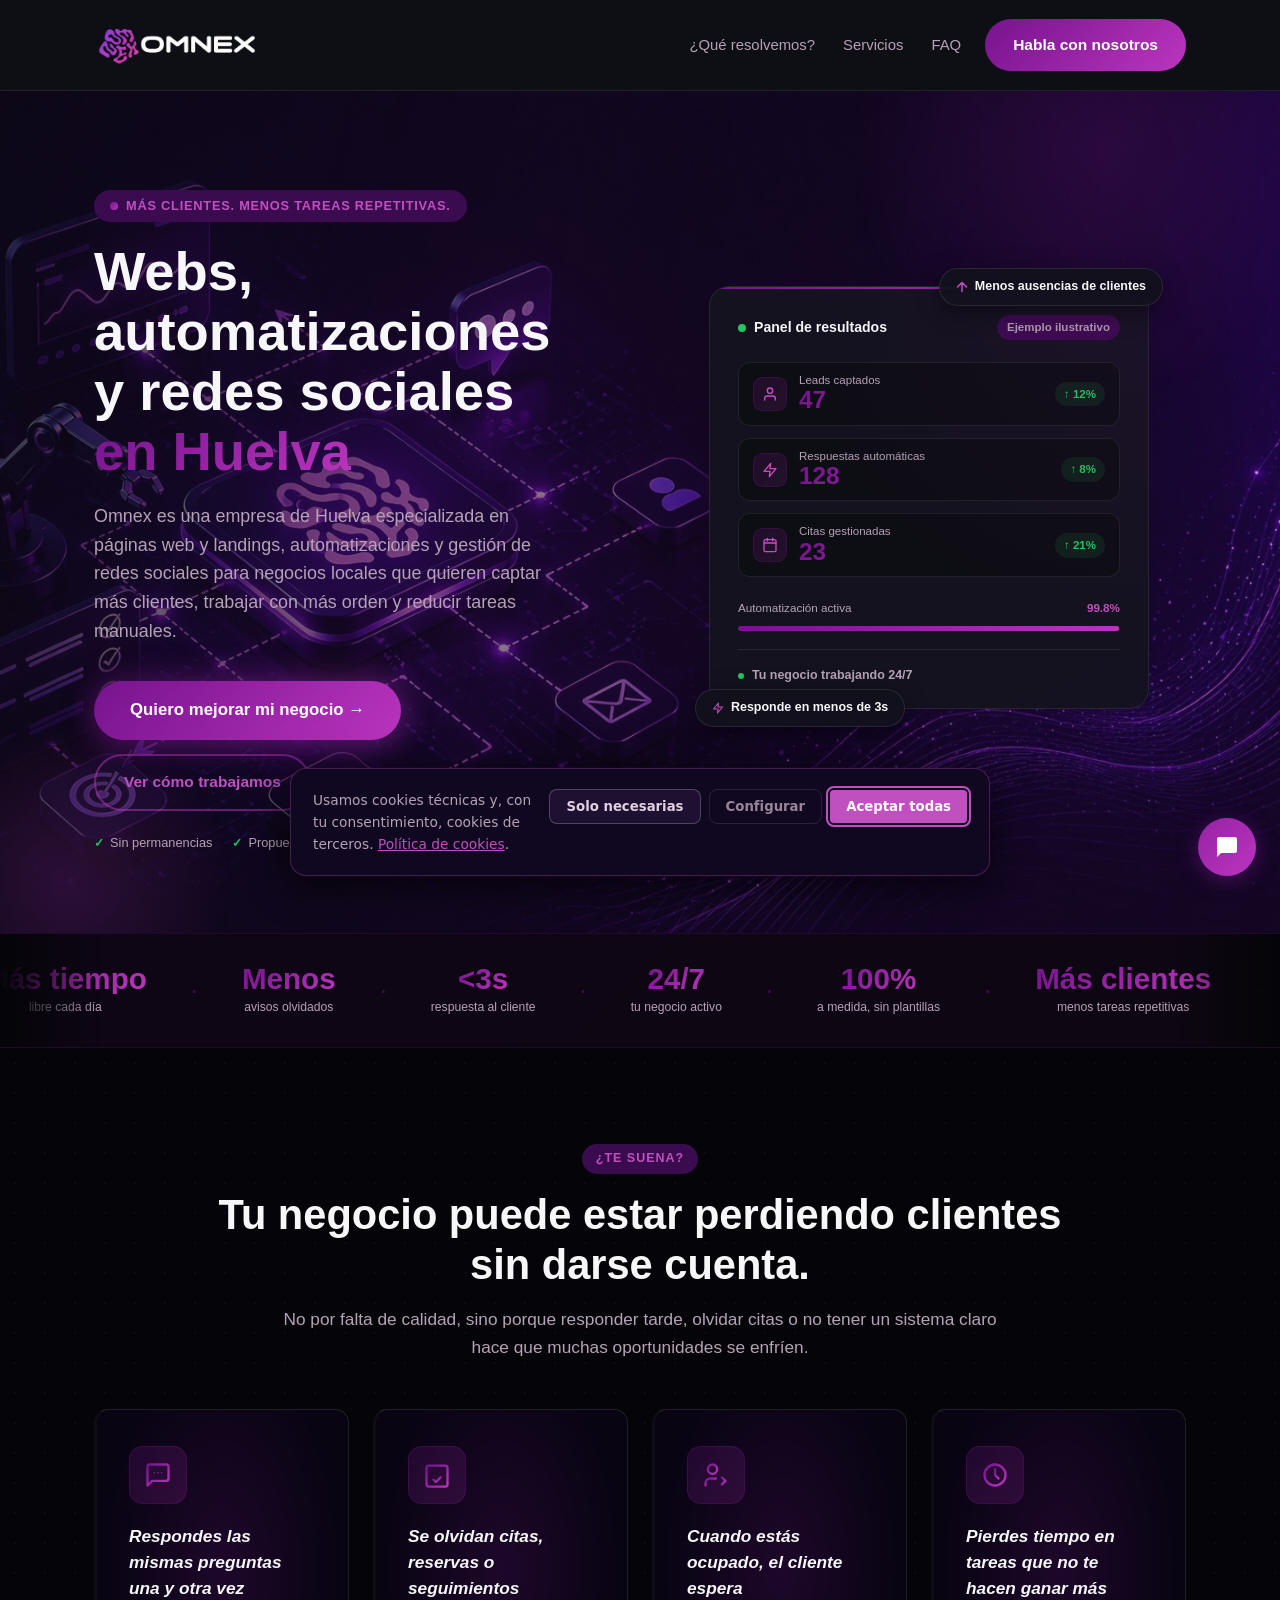
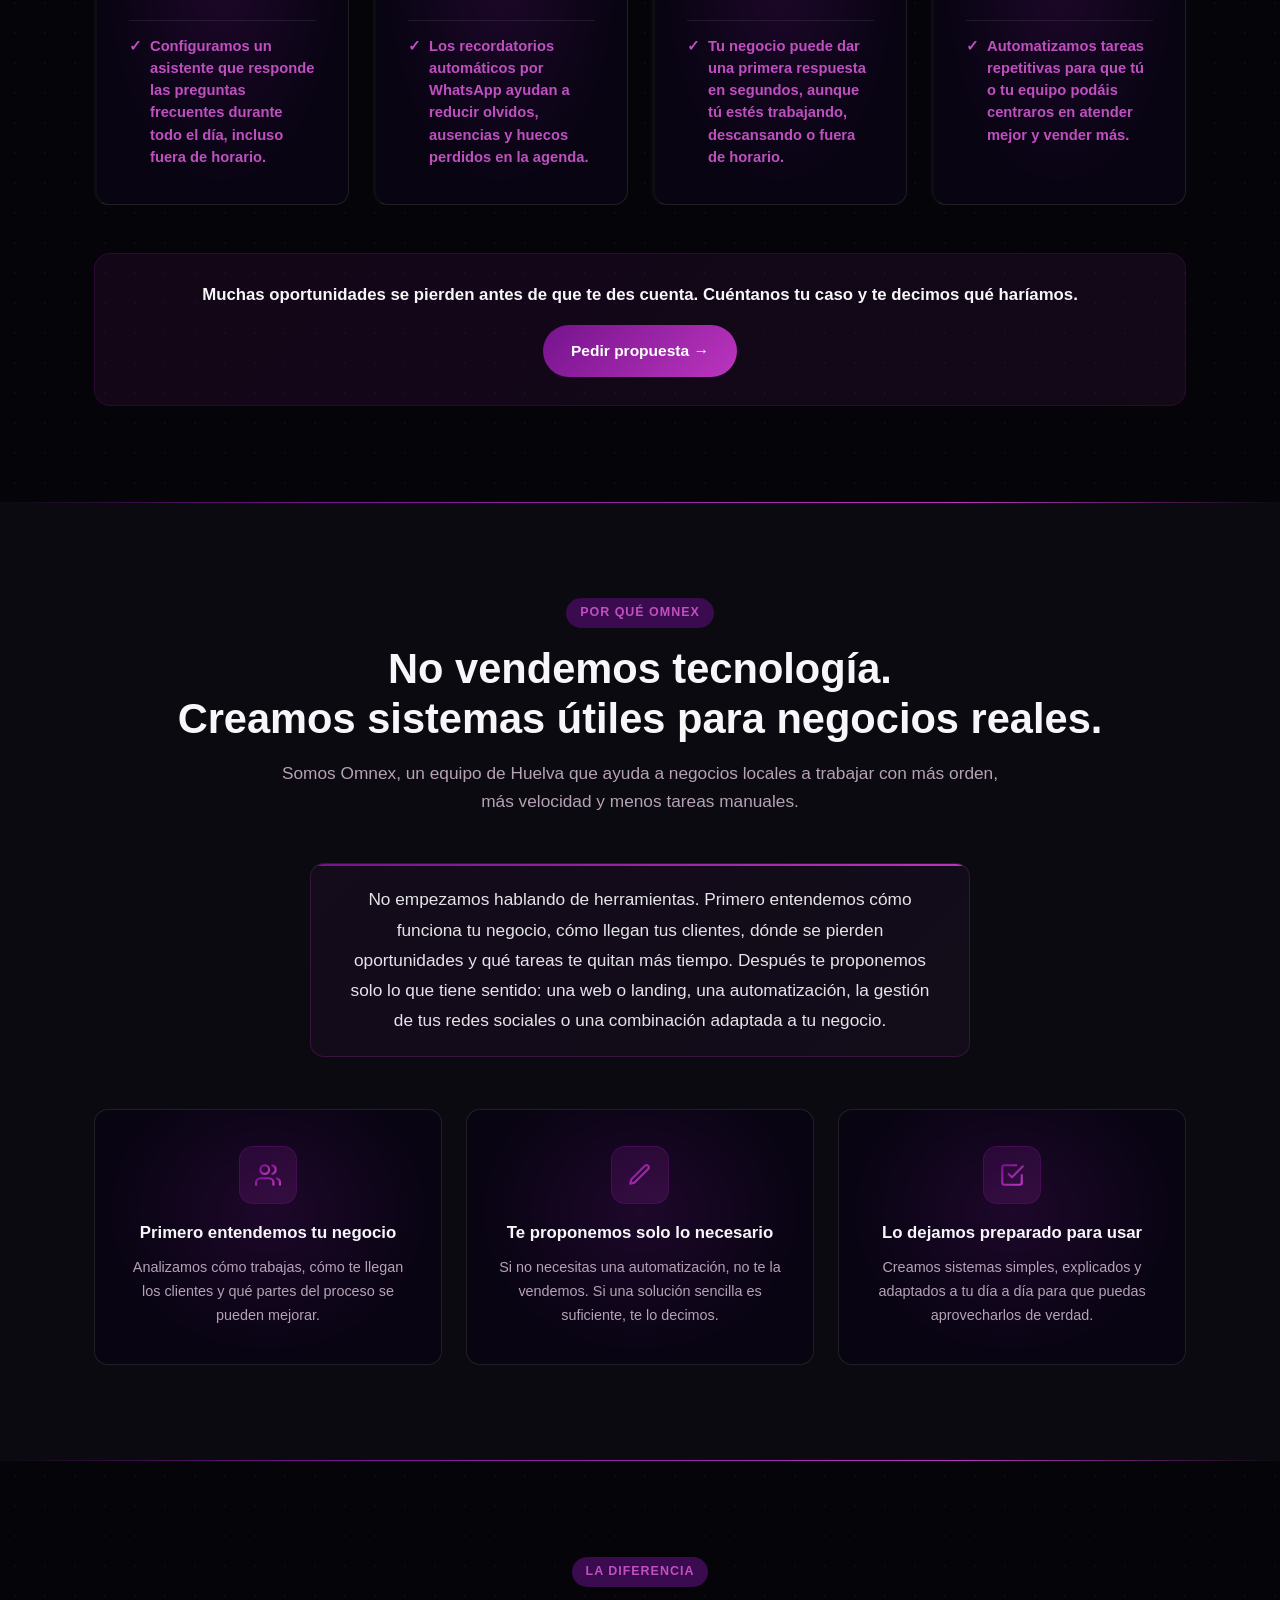
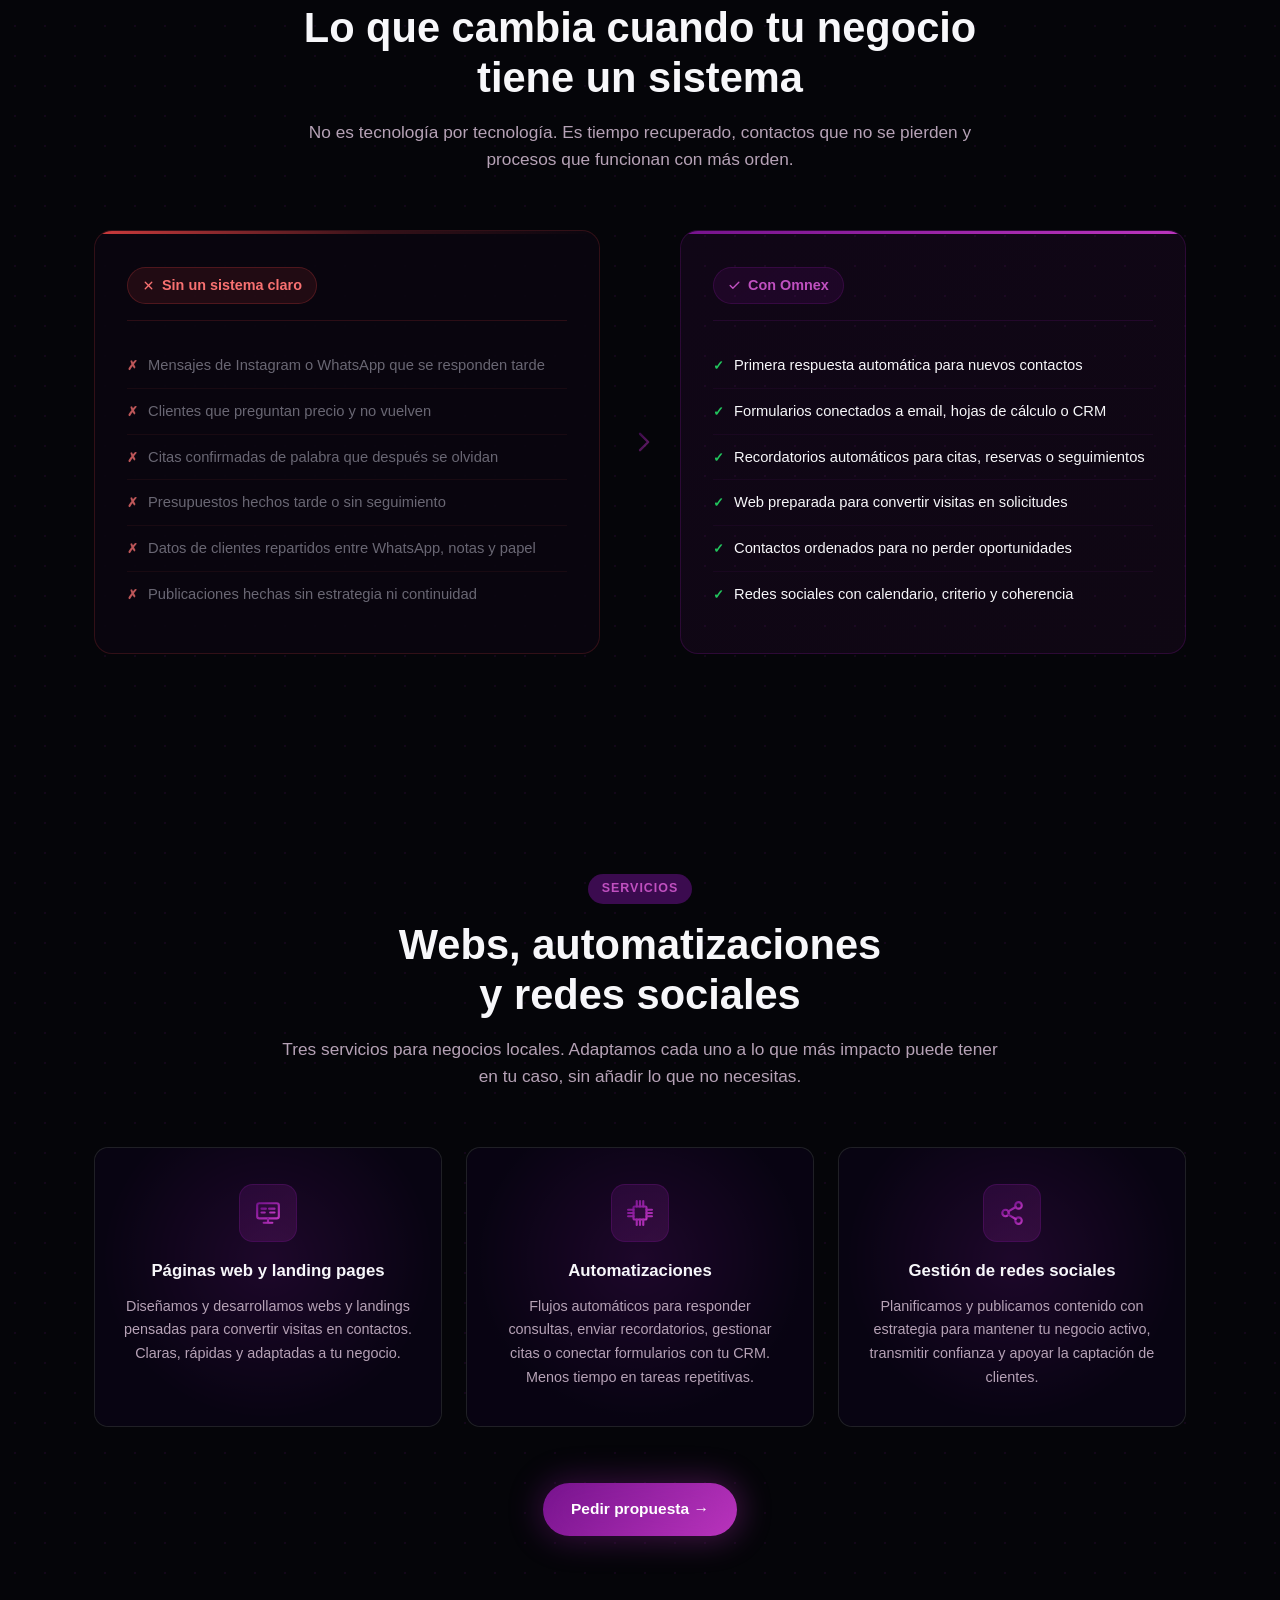
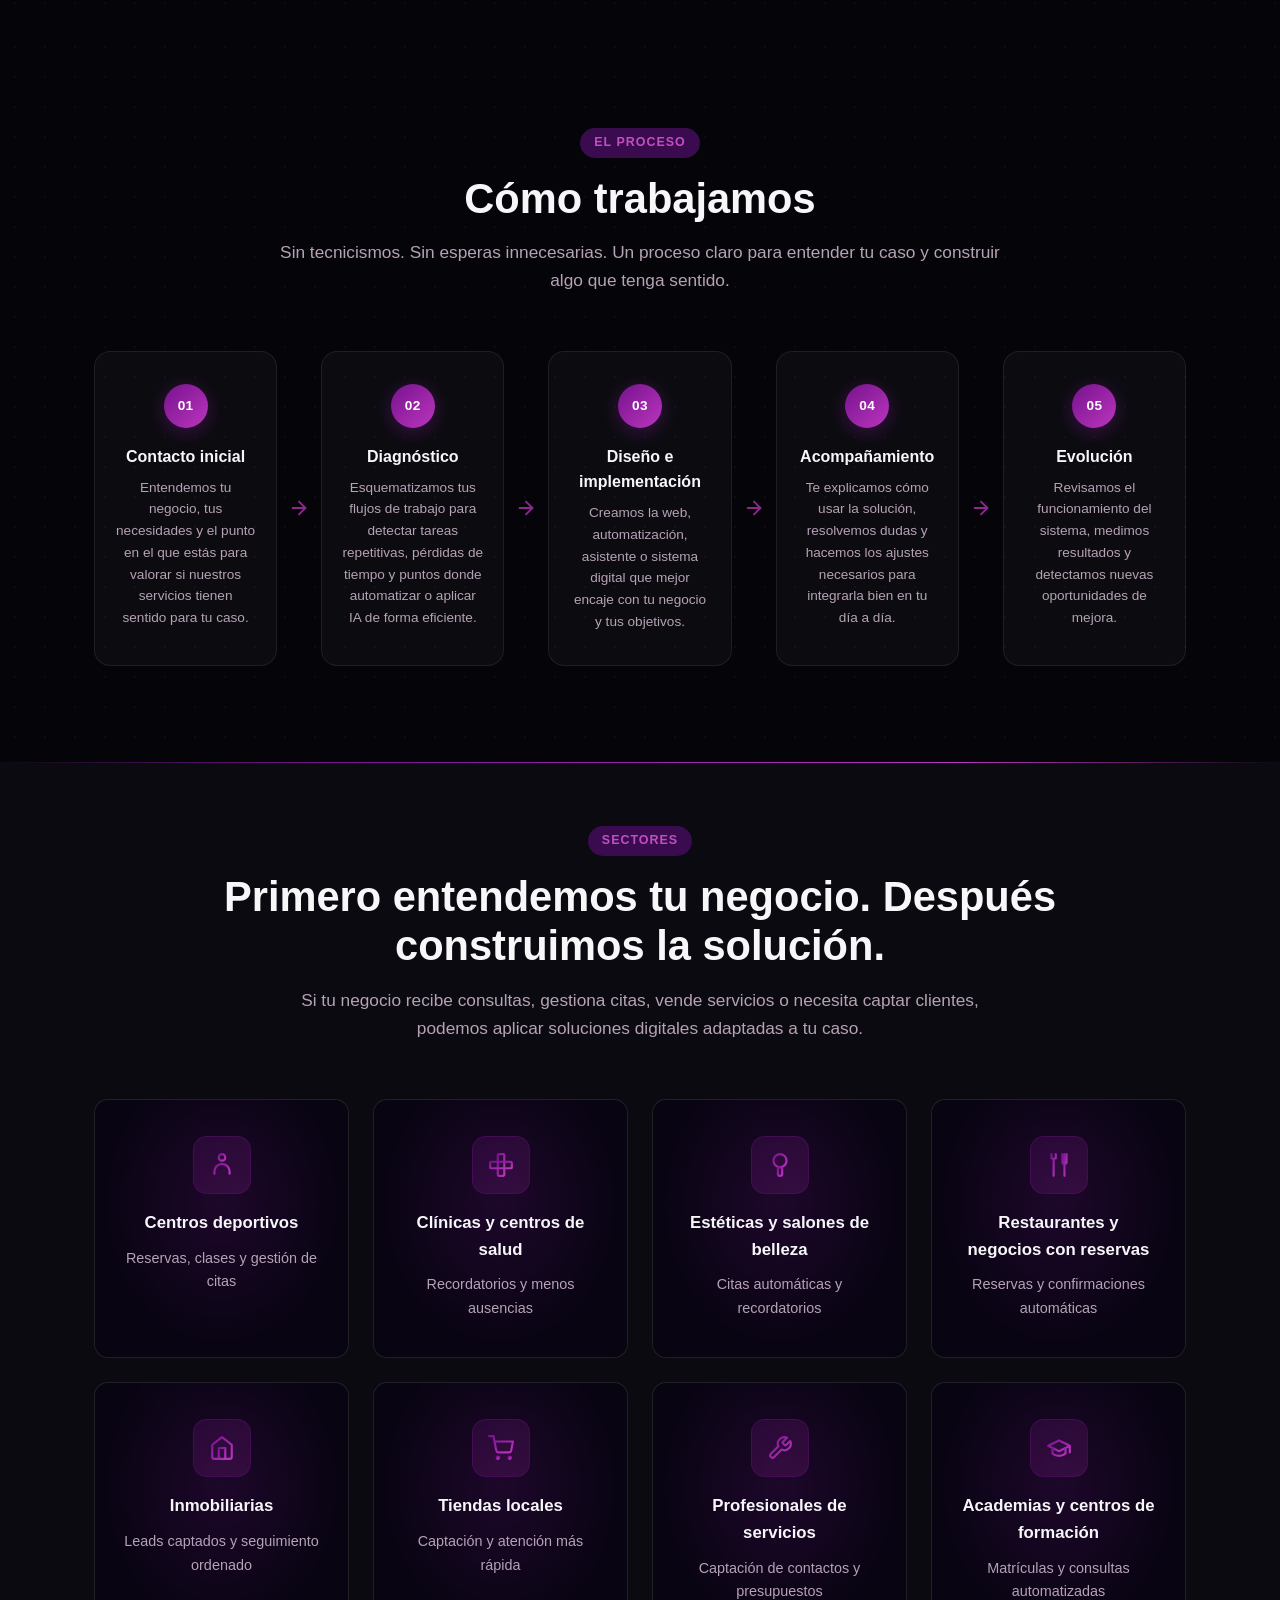
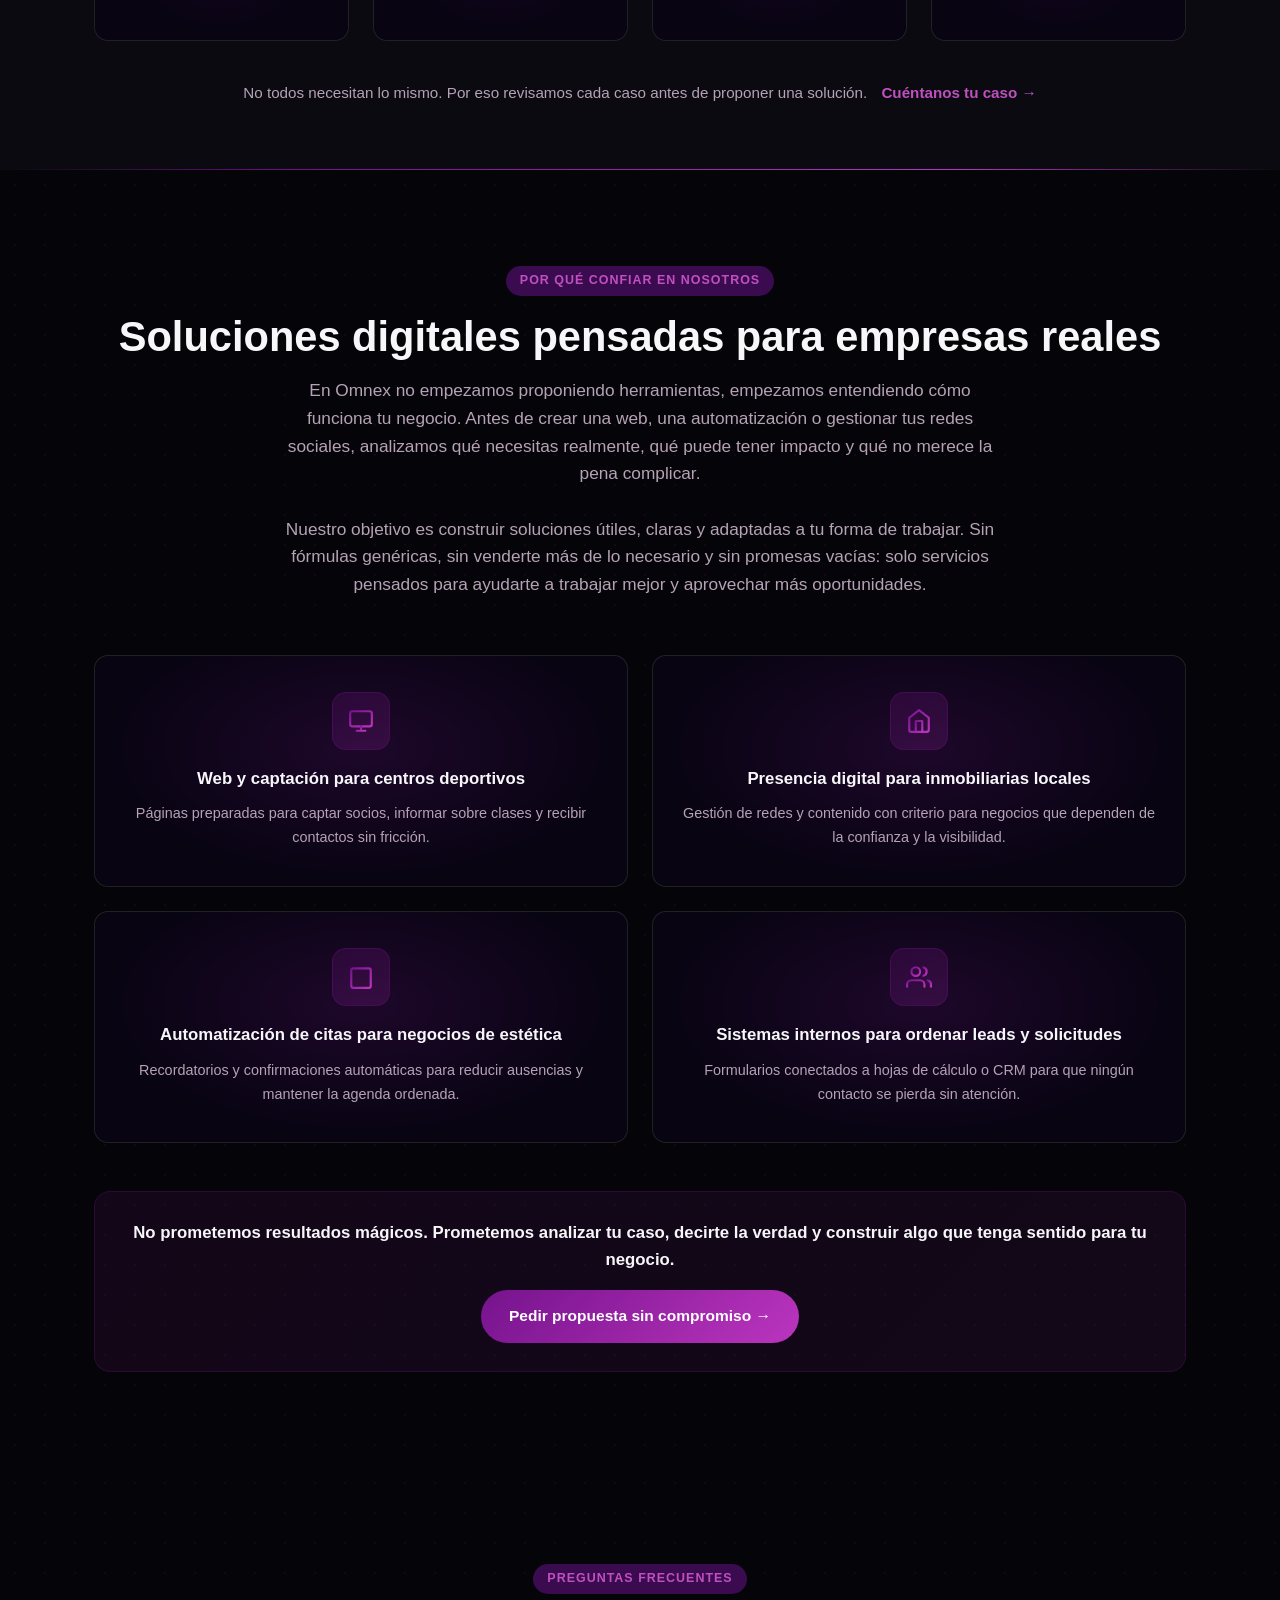
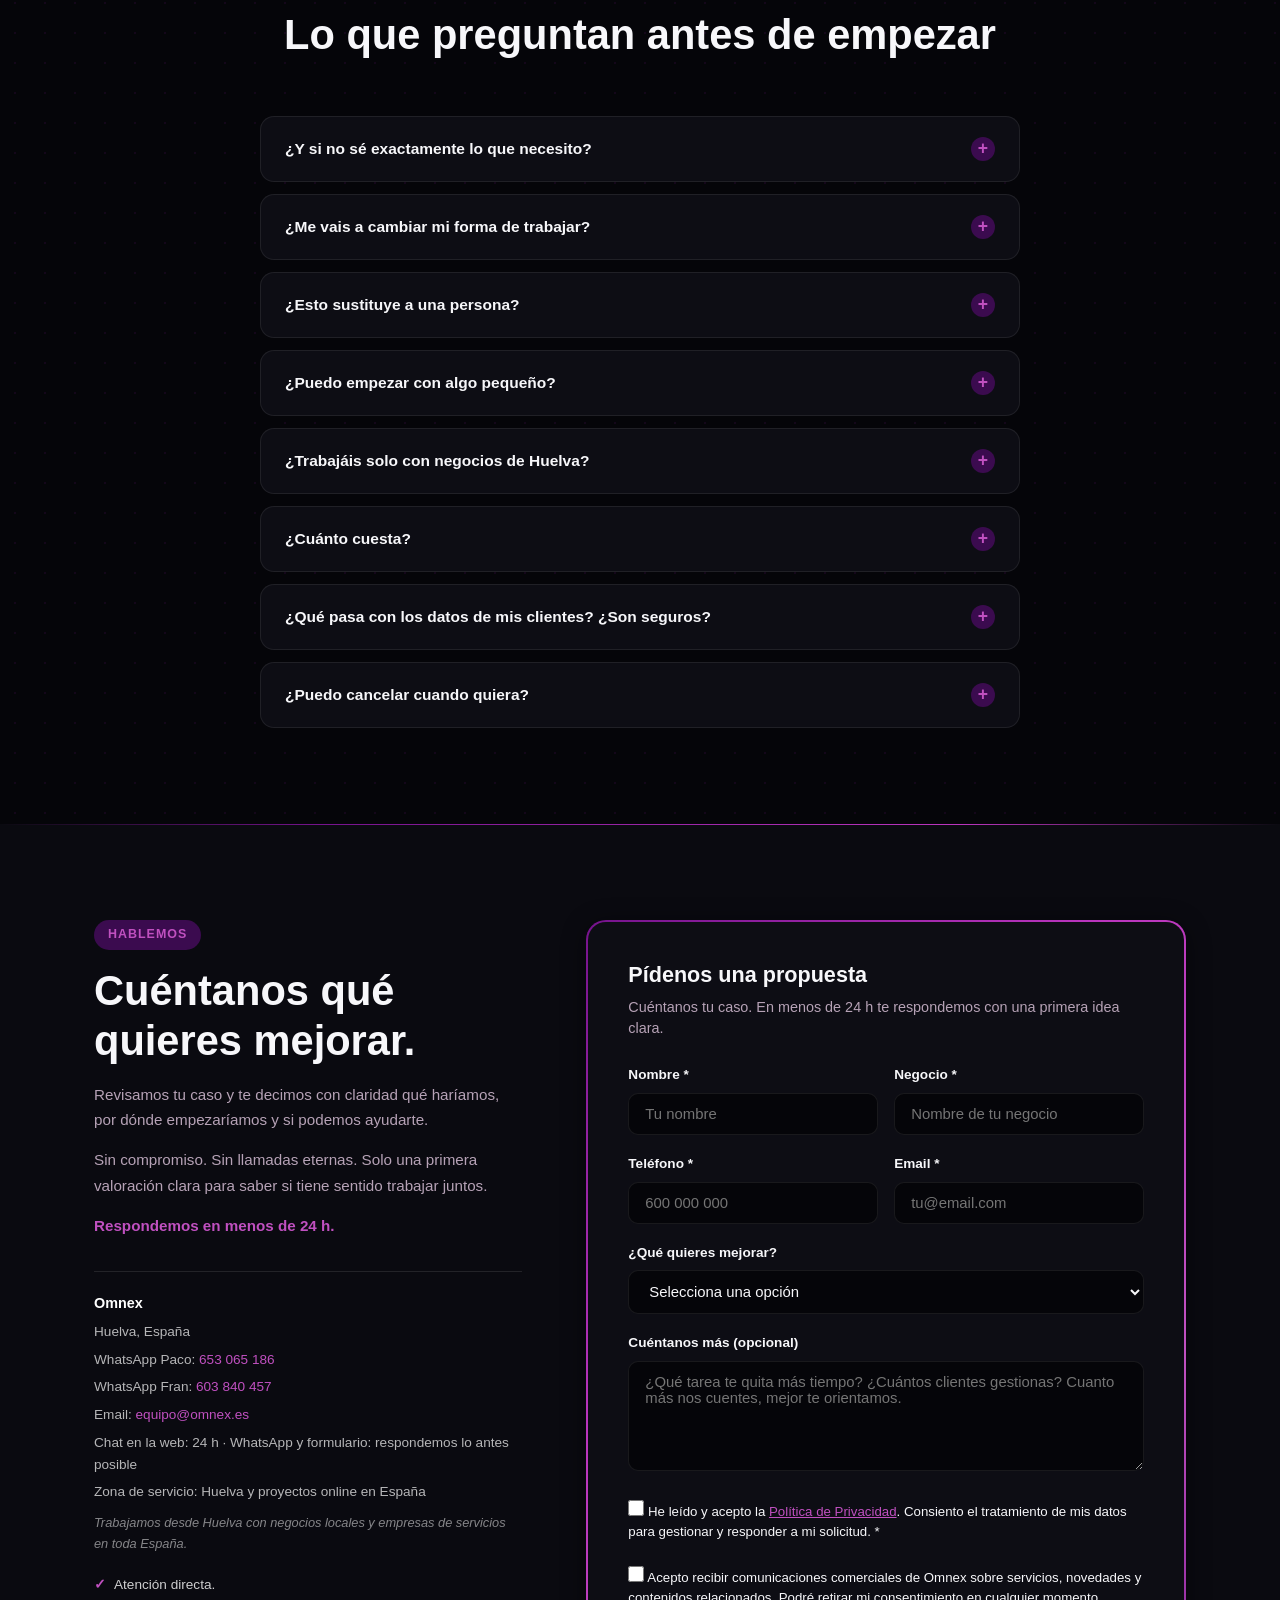
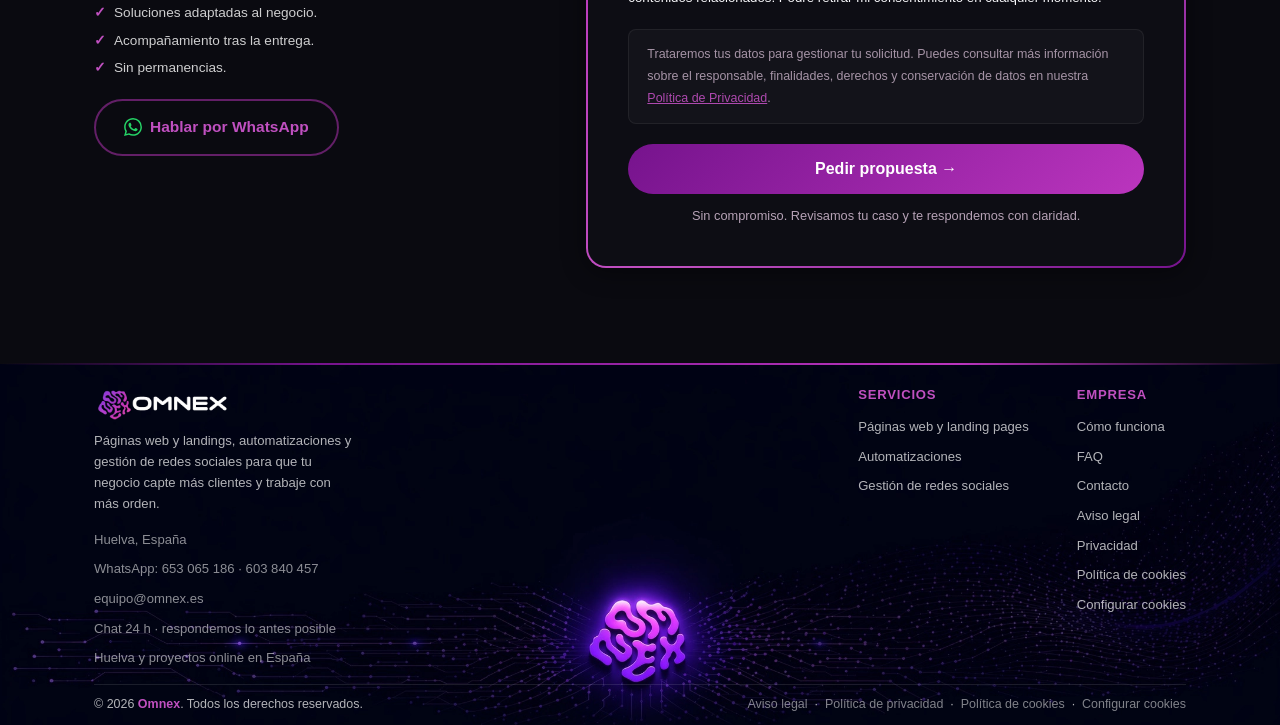
<file: Omnex/index.html>
<!DOCTYPE html>
<html lang="es">
<head>
  <meta charset="UTF-8" />
  <meta name="viewport" content="width=device-width, initial-scale=1.0" />
  <meta name="description" content="Creamos páginas web y landings, automatizaciones y gestionamos redes sociales para negocios locales en Huelva. Capta más clientes, trabaja con más orden y reduce tareas manuales." />
  <title>Omnex | Webs, automatizaciones y redes sociales para negocios en Huelva</title>
  <link rel="icon" type="image/png" sizes="32x32" href="assets/img/Favicon.png" />
  <link rel="apple-touch-icon" sizes="180x180" href="assets/img/favicon-180.png" />
  <link rel="canonical" href="https://omnex.es/" />
  <link rel="preload" as="image" href="assets/img/fondoheader.webp" />
  <!-- Google Fonts: carga condicional por cookie-banner.js según consentimiento -->
  <script src="assets/js/cookie-banner.min.js"></script>
  <link rel="stylesheet" href="assets/css/styles.min.css?v=1" />
  <!-- Oculta el callout del chatbot hasta que su CSS propio lo gestione -->
  <style>#omni-callout { position: fixed; opacity: 0; pointer-events: none; }</style>
  <!-- Open Graph -->
  <meta property="og:title" content="Omnex | Webs, automatizaciones y redes sociales para negocios en Huelva" />
  <meta property="og:description" content="Creamos páginas web y landings, automatizaciones y gestionamos redes sociales para negocios locales en Huelva. Capta más clientes, trabaja con más orden y reduce tareas manuales." />
  <meta property="og:type" content="website" />
  <meta property="og:url" content="https://omnex.es/" />
  <meta property="og:image" content="https://omnex.es/assets/img/Logo_Omnex.webp" />
  <meta property="og:image:width" content="414" />
  <meta property="og:image:height" content="117" />
  <meta property="og:locale" content="es_ES" />
  <!-- Schema: Organization -->
  <script type="application/ld+json">
  {
    "@context": "https://schema.org",
    "@type": "Organization",
    "name": "Omnex",
    "url": "https://omnex.es",
    "logo": "https://omnex.es/assets/img/Logo_Omnex.webp",
    "image": "https://omnex.es/assets/img/Logo_Omnex.webp",
    "email": "equipo@omnex.es",
    "description": "Omnex es una empresa de Huelva especializada en páginas web y landing pages, automatizaciones y gestión de redes sociales para negocios locales.",
    "address": {
      "@type": "PostalAddress",
      "addressLocality": "Huelva",
      "addressCountry": "ES"
    },
    "areaServed": [
      { "@type": "City", "name": "Huelva" },
      { "@type": "Country", "name": "España" }
    ],
    "contactPoint": {
      "@type": "ContactPoint",
      "contactType": "customer service",
      "email": "equipo@omnex.es",
      "availableLanguage": "Spanish"
    }
  }
  </script>
  <!-- Schema: LocalBusiness -->
  <script type="application/ld+json">
  {
    "@context": "https://schema.org",
    "@type": "LocalBusiness",
    "name": "Omnex",
    "url": "https://omnex.es",
    "image": "https://omnex.es/assets/img/Logo_Omnex.webp",
    "description": "Páginas web y landing pages, automatizaciones y gestión de redes sociales para negocios locales en Huelva.",
    "email": "equipo@omnex.es",
    "telephone": "+34653065186",
    "address": {
      "@type": "PostalAddress",
      "addressLocality": "Huelva",
      "addressCountry": "ES"
    },
    "areaServed": [
      { "@type": "City", "name": "Huelva" },
      { "@type": "Country", "name": "España" }
    ]
  }
  </script>
  <!-- Schema: WebSite -->
  <script type="application/ld+json">
  {
    "@context": "https://schema.org",
    "@type": "WebSite",
    "name": "Omnex",
    "url": "https://omnex.es",
    "description": "Páginas web y landing pages, automatizaciones y gestión de redes sociales para negocios locales en Huelva.",
    "inLanguage": "es-ES"
  }
  </script>
  <!-- Schema: FAQPage — preguntas extraídas literalmente del HTML visible -->
  <script type="application/ld+json">
  {
    "@context": "https://schema.org",
    "@type": "FAQPage",
    "mainEntity": [
      {
        "@type": "Question",
        "name": "¿Y si no sé exactamente lo que necesito?",
        "acceptedAnswer": {
          "@type": "Answer",
          "text": "No pasa nada. De hecho, es lo normal. En la primera conversación revisamos cómo trabajas, qué tareas se repiten, cómo te llegan los clientes y dónde puedes estar perdiendo tiempo o ventas. A partir de ahí te decimos qué haríamos y qué no haríamos."
        }
      },
      {
        "@type": "Question",
        "name": "¿Me vais a cambiar mi forma de trabajar?",
        "acceptedAnswer": {
          "@type": "Answer",
          "text": "No buscamos complicarte la vida. La idea es adaptar el sistema a tu forma de trabajar, no obligarte a usar herramientas que luego abandonas. Cuanto más simple sea para ti, mejor."
        }
      },
      {
        "@type": "Question",
        "name": "¿Esto sustituye a una persona?",
        "acceptedAnswer": {
          "@type": "Answer",
          "text": "No siempre. Automatizamos tareas repetitivas, respuestas básicas y procesos que no necesitan intervención humana. Lo importante sigue pasando por ti o por tu equipo."
        }
      },
      {
        "@type": "Question",
        "name": "¿Puedo empezar con algo pequeño?",
        "acceptedAnswer": {
          "@type": "Answer",
          "text": "Sí. De hecho, muchas veces es lo más inteligente. Podemos empezar por una web, una landing, recordatorios automáticos o un sistema sencillo de captación, y ampliar después si tiene sentido."
        }
      },
      {
        "@type": "Question",
        "name": "¿Trabajáis solo con negocios de Huelva?",
        "acceptedAnswer": {
          "@type": "Answer",
          "text": "Estamos en Huelva y nos gusta trabajar cerca de los negocios, pero podemos ayudar a empresas de cualquier lugar si el proyecto tiene sentido y podemos aportar valor."
        }
      },
      {
        "@type": "Question",
        "name": "¿Cuánto cuesta?",
        "acceptedAnswer": {
          "@type": "Answer",
          "text": "Depende de lo que necesite tu negocio. No cuesta lo mismo una landing sencilla que una web completa con automatizaciones. Primero entendemos tu caso y después te damos una propuesta clara, sin meterte cosas que no necesitas."
        }
      },
      {
        "@type": "Question",
        "name": "¿Qué pasa con los datos de mis clientes? ¿Son seguros?",
        "acceptedAnswer": {
          "@type": "Answer",
          "text": "Trabajamos con herramientas seguras y configuramos cada sistema siguiendo buenas prácticas de privacidad y RGPD. Antes de lanzar cualquier proyecto, te explicamos qué datos se usan, dónde se almacenan y quién tiene acceso."
        }
      },
      {
        "@type": "Question",
        "name": "¿Puedo cancelar cuando quiera?",
        "acceptedAnswer": {
          "@type": "Answer",
          "text": "Sí, sin permanencia ni penalizaciones. Te explicamos desde el principio qué incluye el servicio y qué ocurre si decides parar."
        }
      }
    ]
  }
  </script>
  <!-- Schema: BreadcrumbList -->
  <script type="application/ld+json">
  {
    "@context": "https://schema.org",
    "@type": "BreadcrumbList",
    "itemListElement": [
      {
        "@type": "ListItem",
        "position": 1,
        "name": "Inicio",
        "item": "https://omnex.es"
      }
    ]
  }
  </script>
  <!-- Schema: Servicios -->
  <script type="application/ld+json">
  {
    "@context": "https://schema.org",
    "@type": "ItemList",
    "name": "Servicios de Omnex",
    "description": "Servicios de diseño web, automatizaciones y gestión de redes sociales para negocios locales.",
    "itemListElement": [
      {
        "@type": "ListItem",
        "position": 1,
        "item": {
          "@type": "Service",
          "name": "Páginas web y landing pages",
          "description": "Diseño y desarrollo de páginas web y landing pages para negocios locales, pensadas para convertir visitas en contactos.",
          "provider": { "@type": "LocalBusiness", "name": "Omnex", "url": "https://omnex.es" }
        }
      },
      {
        "@type": "ListItem",
        "position": 2,
        "item": {
          "@type": "Service",
          "name": "Automatizaciones",
          "description": "Flujos de automatización para responder consultas, gestionar citas, enviar recordatorios y eliminar tareas repetitivas.",
          "provider": { "@type": "LocalBusiness", "name": "Omnex", "url": "https://omnex.es" }
        }
      },
      {
        "@type": "ListItem",
        "position": 3,
        "item": {
          "@type": "Service",
          "name": "Gestión de redes sociales",
          "description": "Planificación y publicación de contenido en redes sociales con estrategia y criterio para negocios locales.",
          "provider": { "@type": "LocalBusiness", "name": "Omnex", "url": "https://omnex.es" }
        }
      }
    ]
  }
  </script>
</head>
<body>

<!-- ═══════════════════════════════════════════════════════════ PAGE LOADER -->
<div id="pageLoader" class="page-loader" aria-hidden="true">
  <div class="loader__bg-grid"></div>
  <div class="loader__bg-blob"></div>
  <div class="loader__content">
    <div class="loader__ring">
      <svg viewBox="0 0 110 110" fill="none" xmlns="http://www.w3.org/2000/svg">
        <defs>
          <linearGradient id="ringGrad" x1="0%" y1="0%" x2="100%" y2="100%">
            <stop offset="0%" stop-color="#76138D"/>
            <stop offset="50%" stop-color="#BB35BE"/>
            <stop offset="100%" stop-color="#76138D" stop-opacity="0"/>
          </linearGradient>
        </defs>
        <circle cx="55" cy="55" r="48" stroke="rgba(118,19,141,.12)" stroke-width="3"/>
        <path d="M55 7 A48 48 0 1 1 54.99 7" stroke="url(#ringGrad)" stroke-width="3" stroke-linecap="round" stroke-dasharray="240 62"/>
      </svg>
      <div class="loader__ring-logo">
        <img src="assets/img/Logo_pentagono-removebg-preview.webp" alt="Omnex" width="84" height="84" />
      </div>
    </div>
    <div class="loader__brand">Omnex</div>
    <div class="loader__tagline">Soluciones para negocios reales</div>
    <div class="loader__bar-wrap">
      <div class="loader__bar-fill"></div>
    </div>
    <div class="loader__status">Iniciando<span>...</span></div>
  </div>
</div>

<!-- Gradiente SVG reutilizable para todos los iconos de marca -->
<svg width="0" height="0" aria-hidden="true" style="position:absolute;overflow:hidden">
  <defs>
    <linearGradient id="ig" x1="0%" y1="0%" x2="100%" y2="100%">
      <stop offset="0%" stop-color="#76138D"/>
      <stop offset="100%" stop-color="#BB35BE"/>
    </linearGradient>
  </defs>
</svg>

<!-- ═══════════════════════════════════════════════════════════ NAVBAR -->
<nav class="navbar" id="navbar">
  <div class="container">
    <div class="navbar__inner">
      <a href="#inicio" class="logo" aria-label="Omnex inicio">
        <img src="assets/img/Logo_Omnex.webp" alt="Omnex" width="170" height="48" style="display:block;height:auto;" />
      </a>
      <ul class="nav__links">
        <li><a href="#problemas">¿Qué resolvemos?</a></li>
        <li><a href="#servicios">Servicios</a></li>
        <li><a href="#faq">FAQ</a></li>
      </ul>
      <div class="nav__cta">
        <a href="#contacto" class="btn btn-primary" data-event="click_cta_nav">Habla con nosotros</a>
      </div>
      <button class="nav__toggle" id="navToggle" aria-label="Abrir menú">
        <span></span><span></span><span></span>
      </button>
    </div>
  </div>
</nav>

<!-- ═══════════════════════════════════════════════════════════ HERO -->
<section class="hero" id="inicio">
  <div class="hero__glow hero__glow--top" aria-hidden="true"></div>
  <div class="hero__glow hero__glow--bottom" aria-hidden="true"></div>
  <div class="container">
    <div class="hero__inner">

      <!-- ── Copy ── -->
      <div class="hero__copy">
        <div class="hero__eyebrow">
          <span class="hero__eyebrow-dot"></span>
          Más clientes. Menos tareas repetitivas.
        </div>
        <h1 class="hero__title">
          Webs, automatizaciones<br>
          y redes sociales<br>
          <span class="grad">en Huelva</span>
        </h1>
        <p class="hero__sub">
          Omnex es una empresa de Huelva especializada en páginas web y landings, automatizaciones y gestión de redes sociales para negocios locales que quieren captar más clientes, trabajar con más orden y reducir tareas manuales.
        </p>
        <div class="hero__actions">
          <a href="#contacto" class="btn btn-primary btn-hero-primary btn-glow" data-event="click_cta_hero">Quiero mejorar mi negocio →</a>
          <a href="#como-funciona" class="btn btn-outline" data-event="click_cta_hero_secondary">Ver cómo trabajamos</a>
        </div>
        <div class="hero__trust" aria-label="Garantías">
          <span>Sin permanencias</span>
          <span>Propuesta clara</span>
          <span>Adaptado a tu negocio</span>
        </div>
      </div>

      <!-- ── Visual: panel de resultados ── -->
      <div class="hero__visual">
        <div class="hero__card-wrap">

          <div class="hero__badge-float hero__badge-float--top">
            <svg viewBox="0 0 16 16" fill="none" width="12" height="12" aria-hidden="true">
              <path d="M8 2v12M2 8l6-6 6 6" stroke="#C050C0" stroke-width="2" stroke-linecap="round" stroke-linejoin="round"/>
            </svg>
            Menos ausencias de clientes
          </div>

          <div class="hero__dashboard">
            <div class="hero__dash-head">
              <div class="hero__dash-title">
                <span class="hero__dot-live" aria-hidden="true"></span>
                Panel de resultados
              </div>
              <div class="hero__dash-period">Ejemplo ilustrativo</div>
            </div>

            <div class="hero__metrics" aria-label="Resultados en tiempo real">
              <div class="hero__metric">
                <div class="hero__metric-icon" aria-hidden="true">
                  <svg viewBox="0 0 24 24" fill="none" width="16" height="16" stroke="#C050C0" stroke-width="2" stroke-linecap="round"><path d="M20 21v-2a4 4 0 00-4-4H8a4 4 0 00-4 4v2"/><circle cx="12" cy="7" r="4"/></svg>
                </div>
                <div class="hero__metric-body">
                  <span class="hero__metric-label">Leads captados</span>
                  <span class="hero__metric-val" data-target="47" aria-label="47 leads captados">0</span>
                </div>
                <span class="hero__metric-trend" aria-label="Incremento 12%">↑ 12%</span>
              </div>
              <div class="hero__metric">
                <div class="hero__metric-icon" aria-hidden="true">
                  <svg viewBox="0 0 24 24" fill="none" width="16" height="16" stroke="#C050C0" stroke-width="2" stroke-linecap="round" stroke-linejoin="round"><polygon points="13 2 3 14 12 14 11 22 21 10 12 10 13 2"/></svg>
                </div>
                <div class="hero__metric-body">
                  <span class="hero__metric-label">Respuestas automáticas</span>
                  <span class="hero__metric-val" data-target="128" aria-label="128 respuestas automáticas">0</span>
                </div>
                <span class="hero__metric-trend" aria-label="Incremento 8%">↑ 8%</span>
              </div>
              <div class="hero__metric">
                <div class="hero__metric-icon" aria-hidden="true">
                  <svg viewBox="0 0 24 24" fill="none" width="16" height="16" stroke="#C050C0" stroke-width="2" stroke-linecap="round"><rect x="3" y="4" width="18" height="18" rx="2"/><line x1="3" y1="9" x2="21" y2="9"/><line x1="8" y1="2" x2="8" y2="6"/><line x1="16" y1="2" x2="16" y2="6"/></svg>
                </div>
                <div class="hero__metric-body">
                  <span class="hero__metric-label">Citas gestionadas</span>
                  <span class="hero__metric-val" data-target="23" aria-label="23 citas gestionadas">0</span>
                </div>
                <span class="hero__metric-trend" aria-label="Incremento 21%">↑ 21%</span>
              </div>
            </div>

            <div class="hero__dash-bar">
              <div class="hero__dash-bar-head">
                <span>Automatización activa</span>
                <span class="hero__dash-bar-pct">99.8%</span>
              </div>
              <div class="hero__progress" role="progressbar" aria-valuenow="99.8" aria-valuemin="0" aria-valuemax="100">
                <div class="hero__progress-fill"></div>
              </div>
            </div>

            <div class="hero__dash-foot">
              <span class="hero__dot-live hero__dot-live--sm" aria-hidden="true"></span>
              Tu negocio trabajando 24/7
            </div>
          </div>

          <div class="hero__badge-float hero__badge-float--bottom">
            <svg viewBox="0 0 24 24" fill="none" width="12" height="12" aria-hidden="true" stroke="#C050C0" stroke-width="2.2" stroke-linecap="round" stroke-linejoin="round"><polygon points="13 2 3 14 12 14 11 22 21 10 12 10 13 2"/></svg>
            Responde en menos de 3s
          </div>

        </div>
      </div>

    </div>
  </div>
</section>

<!-- ═══════════════════════════════════════════════════════════ STATS TICKER -->
<div class="stats-ticker" aria-label="Resultados reales con Omnex">
  <div class="stats-ticker__track" aria-hidden="true">
    <div class="stats-ticker__item">
      <span class="stats-ticker__num">Más tiempo</span>
      <span class="stats-ticker__label">libre cada día</span>
    </div>
    <span class="stats-ticker__sep">·</span>
    <div class="stats-ticker__item">
      <span class="stats-ticker__num">Menos</span>
      <span class="stats-ticker__label">avisos olvidados</span>
    </div>
    <span class="stats-ticker__sep">·</span>
    <div class="stats-ticker__item">
      <span class="stats-ticker__num">&lt;3s</span>
      <span class="stats-ticker__label">respuesta al cliente</span>
    </div>
    <span class="stats-ticker__sep">·</span>
    <div class="stats-ticker__item">
      <span class="stats-ticker__num">24/7</span>
      <span class="stats-ticker__label">tu negocio activo</span>
    </div>
    <span class="stats-ticker__sep">·</span>
    <div class="stats-ticker__item">
      <span class="stats-ticker__num">100%</span>
      <span class="stats-ticker__label">a medida, sin plantillas</span>
    </div>
    <span class="stats-ticker__sep">·</span>
    <div class="stats-ticker__item">
      <span class="stats-ticker__num">Más clientes</span>
      <span class="stats-ticker__label">menos tareas repetitivas</span>
    </div>
    <span class="stats-ticker__sep">·</span>
    <!-- Duplicado para bucle sin corte visible -->
    <div class="stats-ticker__item">
      <span class="stats-ticker__num">Más tiempo</span>
      <span class="stats-ticker__label">libre cada día</span>
    </div>
    <span class="stats-ticker__sep">·</span>
    <div class="stats-ticker__item">
      <span class="stats-ticker__num">Menos</span>
      <span class="stats-ticker__label">avisos olvidados</span>
    </div>
    <span class="stats-ticker__sep">·</span>
    <div class="stats-ticker__item">
      <span class="stats-ticker__num">&lt;3s</span>
      <span class="stats-ticker__label">respuesta al cliente</span>
    </div>
    <span class="stats-ticker__sep">·</span>
    <div class="stats-ticker__item">
      <span class="stats-ticker__num">24/7</span>
      <span class="stats-ticker__label">tu negocio activo</span>
    </div>
    <span class="stats-ticker__sep">·</span>
    <div class="stats-ticker__item">
      <span class="stats-ticker__num">100%</span>
      <span class="stats-ticker__label">a medida, sin plantillas</span>
    </div>
    <span class="stats-ticker__sep">·</span>
    <div class="stats-ticker__item">
      <span class="stats-ticker__num">Más clientes</span>
      <span class="stats-ticker__label">menos tareas repetitivas</span>
    </div>
    <span class="stats-ticker__sep">·</span>
  </div>
</div>

<!-- ═══════════════════════════════════════════════════════════ PROBLEMS -->
<section class="section" id="problemas">
  <div class="container">
    <div class="section-head center fade-in">
      <div class="badge">¿Te suena?</div>
      <h2 class="section-title">Tu negocio puede estar perdiendo clientes<br>sin darse cuenta.</h2>
      <p class="section-sub">No por falta de calidad, sino porque responder tarde, olvidar citas o no tener un sistema claro hace que muchas oportunidades se enfríen.</p>
    </div>
    <div class="problems__grid">
      <div class="problem-card fade-in">
        <div class="problem-card__emoji"><svg viewBox="0 0 24 24" fill="none" stroke="url(#ig)" stroke-width="2" stroke-linecap="round" stroke-linejoin="round"><path d="M21 15a2 2 0 0 1-2 2H7l-4 4V5a2 2 0 0 1 2-2h14a2 2 0 0 1 2 2z"/><circle cx="9" cy="10" r=".6" fill="url(#ig)" stroke="none"/><circle cx="12" cy="10" r=".6" fill="url(#ig)" stroke="none"/><circle cx="15" cy="10" r=".6" fill="url(#ig)" stroke="none"/></svg></div>
        <p class="problem-card__quote">Respondes las mismas preguntas una y otra vez</p>
        <p class="problem-card__sol">Configuramos un asistente que responde las preguntas frecuentes durante todo el día, incluso fuera de horario.</p>
      </div>
      <div class="problem-card fade-in">
        <div class="problem-card__emoji"><svg viewBox="0 0 24 24" fill="none" stroke="url(#ig)" stroke-width="2" stroke-linecap="round" stroke-linejoin="round"><rect x="3" y="4" width="18" height="18" rx="2"/><line x1="16" y1="2" x2="16" y2="6"/><line x1="8" y1="2" x2="8" y2="6"/><line x1="3" y1="10" x2="21" y2="10"/><polyline points="9 16 11 18 15 14"/></svg></div>
        <p class="problem-card__quote">Se olvidan citas, reservas o seguimientos</p>
        <p class="problem-card__sol">Los recordatorios automáticos por WhatsApp ayudan a reducir olvidos, ausencias y huecos perdidos en la agenda.</p>
      </div>
      <div class="problem-card fade-in">
        <div class="problem-card__emoji"><svg viewBox="0 0 24 24" fill="none" stroke="url(#ig)" stroke-width="2" stroke-linecap="round" stroke-linejoin="round"><circle cx="9" cy="7" r="4"/><path d="M3 21v-2a4 4 0 0 1 4-4h5"/><polyline points="17 14 20 17 17 20"/><line x1="14" y1="17" x2="20" y2="17"/></svg></div>
        <p class="problem-card__quote">Cuando estás ocupado, el cliente espera</p>
        <p class="problem-card__sol">Tu negocio puede dar una primera respuesta en segundos, aunque tú estés trabajando, descansando o fuera de horario.</p>
      </div>
      <div class="problem-card fade-in">
        <div class="problem-card__emoji"><svg viewBox="0 0 24 24" fill="none" stroke="url(#ig)" stroke-width="2" stroke-linecap="round" stroke-linejoin="round"><circle cx="12" cy="12" r="9"/><polyline points="12 7 12 12 15 15"/></svg></div>
        <p class="problem-card__quote">Pierdes tiempo en tareas que no te hacen ganar más</p>
        <p class="problem-card__sol">Automatizamos tareas repetitivas para que tú o tu equipo podáis centraros en atender mejor y vender más.</p>
      </div>
    </div>
    <div class="problems__cta fade-in">
      <p><strong>Muchas oportunidades se pierden antes de que te des cuenta.</strong> Cuéntanos tu caso y te decimos qué haríamos.</p>
      <a href="#contacto" class="btn btn-primary" data-event="click_cta_problemas">Pedir propuesta →</a>
    </div>
  </div>
</section>

<!-- ═══════════════════════════════════════════════════════════ POR QUÉ OMNEX (reubicado antes que servicios) -->
<section class="section section--alt" id="nosotros">
  <div class="container">
    <div class="section-head center fade-in">
      <div class="badge">Por qué Omnex</div>
      <h2 class="section-title">No vendemos tecnología.<br>Creamos sistemas útiles para negocios reales.</h2>
      <p class="section-sub">Somos Omnex, un equipo de Huelva que ayuda a negocios locales a trabajar con más orden, más velocidad y menos tareas manuales.</p>
    </div>
    <div class="nosotros__intro fade-in">
      <p>No empezamos hablando de herramientas. Primero entendemos cómo funciona tu negocio, cómo llegan tus clientes, dónde se pierden oportunidades y qué tareas te quitan más tiempo. Después te proponemos solo lo que tiene sentido: una web o landing, una automatización, la gestión de tus redes sociales o una combinación adaptada a tu negocio.</p>
    </div>

    <div class="trust__grid">

      <div class="trust-card nosotros-card fade-in">
        <div class="nosotros-card__trigger" role="button" tabindex="0" aria-expanded="false">
          <div class="trust-card__icon">
            <svg viewBox="0 0 24 24" fill="none" stroke="url(#ig)" stroke-width="2" stroke-linecap="round" stroke-linejoin="round"><path d="M17 21v-2a4 4 0 0 0-4-4H5a4 4 0 0 0-4 4v2"/><circle cx="9" cy="7" r="4"/><path d="M23 21v-2a4 4 0 0 0-3-3.87"/><path d="M16 3.13a4 4 0 0 1 0 7.75"/></svg>
          </div>
          <h3 class="trust-card__title">Primero entendemos tu negocio</h3>
          <svg class="nosotros-card__chevron" viewBox="0 0 24 24" fill="none" stroke="currentColor" stroke-width="2" stroke-linecap="round" stroke-linejoin="round" width="18" height="18" aria-hidden="true"><polyline points="6 9 12 15 18 9"/></svg>
        </div>
        <div class="nosotros-card__body">
          <p class="trust-card__text">Analizamos cómo trabajas, cómo te llegan los clientes y qué partes del proceso se pueden mejorar.</p>
        </div>
      </div>

      <div class="trust-card nosotros-card fade-in">
        <div class="nosotros-card__trigger" role="button" tabindex="0" aria-expanded="false">
          <div class="trust-card__icon">
            <svg viewBox="0 0 24 24" fill="none" stroke="url(#ig)" stroke-width="2" stroke-linecap="round" stroke-linejoin="round"><path d="M12 20h9"/><path d="M16.5 3.5a2.121 2.121 0 0 1 3 3L7 19l-4 1 1-4L16.5 3.5z"/></svg>
          </div>
          <h3 class="trust-card__title">Te proponemos solo lo necesario</h3>
          <svg class="nosotros-card__chevron" viewBox="0 0 24 24" fill="none" stroke="currentColor" stroke-width="2" stroke-linecap="round" stroke-linejoin="round" width="18" height="18" aria-hidden="true"><polyline points="6 9 12 15 18 9"/></svg>
        </div>
        <div class="nosotros-card__body">
          <p class="trust-card__text">Si no necesitas una automatización, no te la vendemos. Si una solución sencilla es suficiente, te lo decimos.</p>
        </div>
      </div>

      <div class="trust-card nosotros-card fade-in">
        <div class="nosotros-card__trigger" role="button" tabindex="0" aria-expanded="false">
          <div class="trust-card__icon">
            <svg viewBox="0 0 24 24" fill="none" stroke="url(#ig)" stroke-width="2" stroke-linecap="round" stroke-linejoin="round"><polyline points="9 11 12 14 22 4"/><path d="M21 12v7a2 2 0 0 1-2 2H5a2 2 0 0 1-2-2V5a2 2 0 0 1 2-2h11"/></svg>
          </div>
          <h3 class="trust-card__title">Lo dejamos preparado para usar</h3>
          <svg class="nosotros-card__chevron" viewBox="0 0 24 24" fill="none" stroke="currentColor" stroke-width="2" stroke-linecap="round" stroke-linejoin="round" width="18" height="18" aria-hidden="true"><polyline points="6 9 12 15 18 9"/></svg>
        </div>
        <div class="nosotros-card__body">
          <p class="trust-card__text">Creamos sistemas simples, explicados y adaptados a tu día a día para que puedas aprovecharlos de verdad.</p>
        </div>
      </div>

    </div>
  </div>
</section>

<!-- ═══════════════════════════════════════════════════════════ TRANSFORMACIÓN — Antes vs Después -->
<section class="section" id="transformacion">
  <div class="container">
    <div class="section-head center fade-in">
      <div class="badge">La diferencia</div>
      <h2 class="section-title">Lo que cambia cuando tu negocio<br>tiene un sistema</h2>
      <p class="section-sub">No es tecnología por tecnología. Es tiempo recuperado, contactos que no se pierden y procesos que funcionan con más orden.</p>
    </div>

    <div class="transform__wrap fade-in">

      <!-- ANTES -->
      <div class="transform__col transform__col--before">
        <div class="transform__head">
          <span class="transform__badge transform__badge--before">
            <svg viewBox="0 0 24 24" fill="none" stroke="currentColor" stroke-width="2.5" stroke-linecap="round" width="13" height="13" aria-hidden="true"><line x1="18" y1="6" x2="6" y2="18"/><line x1="6" y1="6" x2="18" y2="18"/></svg>
            Sin un sistema claro
          </span>
        </div>
        <ul class="transform__list transform__list--before">
          <li>Mensajes de Instagram o WhatsApp que se responden tarde</li>
          <li>Clientes que preguntan precio y no vuelven</li>
          <li>Citas confirmadas de palabra que después se olvidan</li>
          <li>Presupuestos hechos tarde o sin seguimiento</li>
          <li>Datos de clientes repartidos entre WhatsApp, notas y papel</li>
          <li>Publicaciones hechas sin estrategia ni continuidad</li>
        </ul>
      </div>

      <!-- FLECHA CENTRAL -->
      <div class="transform__arrow" aria-hidden="true">
        <svg class="transform__arrow-icon" viewBox="0 0 24 24" fill="none" stroke="url(#ig)" stroke-width="2" stroke-linecap="round" stroke-linejoin="round" width="28" height="28"><line x1="5" y1="12" x2="19" y2="12"/><polyline points="12 5 19 12 12 19"/></svg>
      </div>

      <!-- DESPUÉS -->
      <div class="transform__col transform__col--after">
        <div class="transform__head">
          <span class="transform__badge transform__badge--after">
            <svg viewBox="0 0 24 24" fill="none" stroke="currentColor" stroke-width="2.5" stroke-linecap="round" stroke-linejoin="round" width="13" height="13" aria-hidden="true"><polyline points="20 6 9 17 4 12"/></svg>
            Con Omnex
          </span>
        </div>
        <ul class="transform__list transform__list--after">
          <li>Primera respuesta automática para nuevos contactos</li>
          <li>Formularios conectados a email, hojas de cálculo o CRM</li>
          <li>Recordatorios automáticos para citas, reservas o seguimientos</li>
          <li>Web preparada para convertir visitas en solicitudes</li>
          <li>Contactos ordenados para no perder oportunidades</li>
          <li>Redes sociales con calendario, criterio y coherencia</li>
        </ul>
      </div>
    </div>

  </div>
</section>


<!-- ═══════════════════════════════════════════════════════════ SERVICIOS -->
<section class="section" id="servicios">
  <div class="container">
    <div class="section-head center fade-in">
      <div class="badge">Servicios</div>
      <h2 class="section-title">Webs, automatizaciones<br>y redes sociales</h2>
      <p class="section-sub">Tres servicios para negocios locales. Adaptamos cada uno a lo que más impacto puede tener en tu caso, sin añadir lo que no necesitas.</p>
    </div>

    <div class="services-grid">

      <div class="trust-card fade-in">
        <div class="trust-card__icon">
          <svg viewBox="0 0 24 24" fill="none" stroke="url(#ig)" stroke-width="2" stroke-linecap="round" stroke-linejoin="round" width="26" height="26">
            <rect x="2" y="3" width="20" height="14" rx="2"/>
            <path d="M8 21h8M12 17v4"/>
            <path d="M6 8h4M6 11.5h3M13 8h5M14 11.5h4"/>
          </svg>
        </div>
        <h3 class="trust-card__title">Páginas web y landing pages</h3>
        <p class="trust-card__text">Diseñamos y desarrollamos webs y landings pensadas para convertir visitas en contactos. Claras, rápidas y adaptadas a tu negocio.</p>
      </div>

      <div class="trust-card fade-in">
        <div class="trust-card__icon">
          <svg viewBox="0 0 24 24" fill="none" stroke="url(#ig)" stroke-width="2" stroke-linecap="round" stroke-linejoin="round" width="26" height="26">
            <rect x="6" y="6" width="12" height="12" rx="1"/>
            <path d="M9 1v5M12 1v5M15 1v5M9 18v5M12 18v5M15 18v5M1 9h5M1 12h5M1 15h5M18 9h5M18 12h5M18 15h5"/>
          </svg>
        </div>
        <h3 class="trust-card__title">Automatizaciones</h3>
        <p class="trust-card__text">Flujos automáticos para responder consultas, enviar recordatorios, gestionar citas o conectar formularios con tu CRM. Menos tiempo en tareas repetitivas.</p>
      </div>

      <div class="trust-card fade-in">
        <div class="trust-card__icon">
          <svg viewBox="0 0 24 24" fill="none" stroke="url(#ig)" stroke-width="2" stroke-linecap="round" stroke-linejoin="round" width="26" height="26">
            <circle cx="18" cy="5" r="3"/>
            <circle cx="6" cy="12" r="3"/>
            <circle cx="18" cy="19" r="3"/>
            <line x1="8.59" y1="13.51" x2="15.42" y2="17.49"/>
            <line x1="15.41" y1="6.51" x2="8.59" y2="10.49"/>
          </svg>
        </div>
        <h3 class="trust-card__title">Gestión de redes sociales</h3>
        <p class="trust-card__text">Planificamos y publicamos contenido con estrategia para mantener tu negocio activo, transmitir confianza y apoyar la captación de clientes.</p>
      </div>

    </div>

    <div class="services__footer fade-in">
      <a href="#contacto" class="btn btn-primary btn-glow" data-event="click_cta_servicios">Pedir propuesta →</a>
    </div>

  </div>
</section>

<!-- ═══════════════════════════════════════════════════════════ HOW IT WORKS -->
<section class="section" id="como-funciona">
  <div class="container">
    <div class="section-head center fade-in">
      <div class="badge">El proceso</div>
      <h2 class="section-title">Cómo trabajamos</h2>
      <p class="section-sub">Sin tecnicismos. Sin esperas innecesarias. Un proceso claro para entender tu caso y construir algo que tenga sentido.</p>
    </div>
    <div class="captacion-flow" role="list">

      <div class="captacion-flow__step fade-in" role="listitem">
        <div class="captacion-flow__num" aria-hidden="true">01</div>
        <h3 class="captacion-flow__title">Contacto inicial</h3>
        <p class="captacion-flow__text">Entendemos tu negocio, tus necesidades y el punto en el que estás para valorar si nuestros servicios tienen sentido para tu caso.</p>
      </div>

      <div class="captacion-flow__arrow" aria-hidden="true">
        <svg viewBox="0 0 24 24" fill="none" stroke="#BB35BE" stroke-width="2" stroke-linecap="round" stroke-linejoin="round" width="22" height="22">
          <line x1="5" y1="12" x2="19" y2="12"/><polyline points="12 5 19 12 12 19"/>
        </svg>
      </div>

      <div class="captacion-flow__step fade-in" role="listitem">
        <div class="captacion-flow__num" aria-hidden="true">02</div>
        <h3 class="captacion-flow__title">Diagnóstico</h3>
        <p class="captacion-flow__text">Esquematizamos tus flujos de trabajo para detectar tareas repetitivas, pérdidas de tiempo y puntos donde automatizar o aplicar IA de forma eficiente.</p>
      </div>

      <div class="captacion-flow__arrow" aria-hidden="true">
        <svg viewBox="0 0 24 24" fill="none" stroke="#BB35BE" stroke-width="2" stroke-linecap="round" stroke-linejoin="round" width="22" height="22">
          <line x1="5" y1="12" x2="19" y2="12"/><polyline points="12 5 19 12 12 19"/>
        </svg>
      </div>

      <div class="captacion-flow__step fade-in" role="listitem">
        <div class="captacion-flow__num" aria-hidden="true">03</div>
        <h3 class="captacion-flow__title">Diseño e implementación</h3>
        <p class="captacion-flow__text">Creamos la web, automatización, asistente o sistema digital que mejor encaje con tu negocio y tus objetivos.</p>
      </div>

      <div class="captacion-flow__arrow" aria-hidden="true">
        <svg viewBox="0 0 24 24" fill="none" stroke="#BB35BE" stroke-width="2" stroke-linecap="round" stroke-linejoin="round" width="22" height="22">
          <line x1="5" y1="12" x2="19" y2="12"/><polyline points="12 5 19 12 12 19"/>
        </svg>
      </div>

      <div class="captacion-flow__step fade-in" role="listitem">
        <div class="captacion-flow__num" aria-hidden="true">04</div>
        <h3 class="captacion-flow__title">Acompañamiento</h3>
        <p class="captacion-flow__text">Te explicamos cómo usar la solución, resolvemos dudas y hacemos los ajustes necesarios para integrarla bien en tu día a día.</p>
      </div>

      <div class="captacion-flow__arrow" aria-hidden="true">
        <svg viewBox="0 0 24 24" fill="none" stroke="#BB35BE" stroke-width="2" stroke-linecap="round" stroke-linejoin="round" width="22" height="22">
          <line x1="5" y1="12" x2="19" y2="12"/><polyline points="12 5 19 12 12 19"/>
        </svg>
      </div>

      <div class="captacion-flow__step fade-in" role="listitem">
        <div class="captacion-flow__num" aria-hidden="true">05</div>
        <h3 class="captacion-flow__title">Evolución</h3>
        <p class="captacion-flow__text">Revisamos el funcionamiento del sistema, medimos resultados y detectamos nuevas oportunidades de mejora.</p>
      </div>

    </div>
  </div>
</section>

<!-- ═══════════════════════════════════════════════════════════ INDUSTRIES (reducido) -->
<section class="section section--alt section--compact" id="sectores">
  <div class="container">
    <div class="section-head center fade-in">
      <div class="badge">Sectores</div>
      <h2 class="section-title">Primero entendemos tu negocio. Después construimos la solución.</h2>
      <p class="section-sub">Si tu negocio recibe consultas, gestiona citas, vende servicios o necesita captar clientes, podemos aplicar soluciones digitales adaptadas a tu caso.</p>
    </div>
    <div class="industries__grid">
      <div class="trust-card fade-in">
        <div class="trust-card__icon">
          <svg viewBox="0 0 24 24" fill="none" stroke="url(#ig)" stroke-width="2" stroke-linecap="round" stroke-linejoin="round" width="26" height="26"><circle cx="12" cy="5" r="3"/><path d="M5 20v-2a7 7 0 0 1 14 0v2"/><path d="M3 10h18"/></svg>
        </div>
        <h3 class="trust-card__title">Centros deportivos</h3>
        <p class="trust-card__text">Reservas, clases y gestión de citas</p>
      </div>
      <div class="trust-card fade-in">
        <div class="trust-card__icon">
          <svg viewBox="0 0 24 24" fill="none" stroke="url(#ig)" stroke-width="2" stroke-linecap="round" stroke-linejoin="round" width="26" height="26"><rect x="9" y="2" width="6" height="20" rx="1"/><rect x="2" y="9" width="20" height="6" rx="1"/></svg>
        </div>
        <h3 class="trust-card__title">Clínicas y centros de salud</h3>
        <p class="trust-card__text">Recordatorios y menos ausencias</p>
      </div>
      <div class="trust-card fade-in">
        <div class="trust-card__icon">
          <svg viewBox="0 0 24 24" fill="none" stroke="url(#ig)" stroke-width="2" stroke-linecap="round" stroke-linejoin="round" width="26" height="26"><circle cx="12" cy="8" r="6"/><rect x="10" y="14" width="4" height="8" rx="2"/></svg>
        </div>
        <h3 class="trust-card__title">Estéticas y salones de belleza</h3>
        <p class="trust-card__text">Citas automáticas y recordatorios</p>
      </div>
      <div class="trust-card fade-in">
        <div class="trust-card__icon">
          <svg viewBox="0 0 24 24" fill="none" stroke="url(#ig)" stroke-width="2" stroke-linecap="round" stroke-linejoin="round" width="26" height="26"><path d="M5 2v4M9 2v4M7 6v16M5 6h4"/><path d="M17 2v20M15 2v7a2 2 0 0 0 4 0V2"/></svg>
        </div>
        <h3 class="trust-card__title">Restaurantes y negocios con reservas</h3>
        <p class="trust-card__text">Reservas y confirmaciones automáticas</p>
      </div>
      <div class="trust-card fade-in">
        <div class="trust-card__icon">
          <svg viewBox="0 0 24 24" fill="none" stroke="url(#ig)" stroke-width="2" stroke-linecap="round" stroke-linejoin="round" width="26" height="26"><path d="M3 9l9-7 9 7v11a2 2 0 0 1-2 2H5a2 2 0 0 1-2-2z"/><polyline points="9 22 9 12 15 12 15 22"/></svg>
        </div>
        <h3 class="trust-card__title">Inmobiliarias</h3>
        <p class="trust-card__text">Leads captados y seguimiento ordenado</p>
      </div>
      <div class="trust-card fade-in">
        <div class="trust-card__icon">
          <svg viewBox="0 0 24 24" fill="none" stroke="url(#ig)" stroke-width="2" stroke-linecap="round" stroke-linejoin="round" width="26" height="26"><circle cx="9" cy="21" r="1"/><circle cx="20" cy="21" r="1"/><path d="M1 1h4l2.68 13.39a2 2 0 0 0 2 1.61h9.72a2 2 0 0 0 2-1.61L23 6H6"/></svg>
        </div>
        <h3 class="trust-card__title">Tiendas locales</h3>
        <p class="trust-card__text">Captación y atención más rápida</p>
      </div>
      <div class="trust-card fade-in">
        <div class="trust-card__icon">
          <svg viewBox="0 0 24 24" fill="none" stroke="url(#ig)" stroke-width="2" stroke-linecap="round" stroke-linejoin="round" width="26" height="26"><path d="M14.7 6.3a1 1 0 0 0 0 1.4l1.6 1.6a1 1 0 0 0 1.4 0l3.77-3.77a6 6 0 0 1-7.94 7.94l-6.91 6.91a2.12 2.12 0 0 1-3-3l6.91-6.91a6 6 0 0 1 7.94-7.94l-3.76 3.76z"/></svg>
        </div>
        <h3 class="trust-card__title">Profesionales de servicios</h3>
        <p class="trust-card__text">Captación de contactos y presupuestos</p>
      </div>
      <div class="trust-card fade-in">
        <div class="trust-card__icon">
          <svg viewBox="0 0 24 24" fill="none" stroke="url(#ig)" stroke-width="2" stroke-linecap="round" stroke-linejoin="round" width="26" height="26"><path d="M22 10v6M2 10l10-5 10 5-10 5z"/><path d="M6 12v5c3 3 9 3 12 0v-5"/></svg>
        </div>
        <h3 class="trust-card__title">Academias y centros de formación</h3>
        <p class="trust-card__text">Matrículas y consultas automatizadas</p>
      </div>
    </div>
    <div class="industries__footer fade-in">
      No todos necesitan lo mismo. Por eso revisamos cada caso antes de proponer una solución.
      <a href="#contacto" style="margin-left:10px;color:#C050C0;font-weight:700;" data-event="click_cta_sectores">Cuéntanos tu caso →</a>
    </div>
  </div>
</section>

<!-- ═══════════════════════════════════════════════════════════ CONFIANZA -->
<section class="section" id="confianza">
  <div class="container">
    <div class="section-head center fade-in">
      <div class="badge">Por qué confiar en nosotros</div>
      <h2 class="section-title">
        <span class="cnf-d">Soluciones digitales pensadas para empresas reales</span>
        <span class="cnf-m">Por qué confiar en Omnex</span>
      </h2>
      <p class="section-sub cnf-d">En Omnex no empezamos proponiendo herramientas, empezamos entendiendo cómo funciona tu negocio. Antes de crear una web, una automatización o gestionar tus redes sociales, analizamos qué necesitas realmente, qué puede tener impacto y qué no merece la pena complicar.<br><br>Nuestro objetivo es construir soluciones útiles, claras y adaptadas a tu forma de trabajar. Sin fórmulas genéricas, sin venderte más de lo necesario y sin promesas vacías: solo servicios pensados para ayudarte a trabajar mejor y aprovechar más oportunidades.</p>
      <p class="section-sub cnf-m">No empezamos vendiendo herramientas. Primero entendemos cómo funciona tu negocio y qué puede ayudarte de verdad.</p>
    </div>
    <div class="trust__grid">
      <div class="trust-card fade-in">
        <div class="trust-card__icon">
          <svg viewBox="0 0 24 24" fill="none" stroke="url(#ig)" stroke-width="2" stroke-linecap="round" stroke-linejoin="round" width="26" height="26">
            <rect x="2" y="3" width="20" height="14" rx="2"/><path d="M8 21h8M12 17v4"/>
          </svg>
        </div>
        <h3 class="trust-card__title">
          <span class="cnf-d">Web y captación para centros deportivos</span>
          <span class="cnf-m">Criterio antes que tecnología</span>
        </h3>
        <p class="trust-card__text cnf-d">Páginas preparadas para captar socios, informar sobre clases y recibir contactos sin fricción.</p>
        <p class="trust-card__text cnf-m">Analizamos tu caso antes de proponerte una web, automatización o sistema digital.</p>
      </div>
      <div class="trust-card fade-in">
        <div class="trust-card__icon">
          <svg viewBox="0 0 24 24" fill="none" stroke="url(#ig)" stroke-width="2" stroke-linecap="round" stroke-linejoin="round" width="26" height="26">
            <path d="M3 9l9-7 9 7v11a2 2 0 0 1-2 2H5a2 2 0 0 1-2-2z"/><polyline points="9 22 9 12 15 12 15 22"/>
          </svg>
        </div>
        <h3 class="trust-card__title">
          <span class="cnf-d">Presencia digital para inmobiliarias locales</span>
          <span class="cnf-m">Soluciones adaptadas</span>
        </h3>
        <p class="trust-card__text cnf-d">Gestión de redes y contenido con criterio para negocios que dependen de la confianza y la visibilidad.</p>
        <p class="trust-card__text cnf-m">No aplicamos la misma fórmula a todos. Construimos según tu forma de trabajar.</p>
      </div>
      <div class="trust-card fade-in">
        <div class="trust-card__icon">
          <svg viewBox="0 0 24 24" fill="none" stroke="url(#ig)" stroke-width="2" stroke-linecap="round" stroke-linejoin="round" width="26" height="26">
            <rect x="3" y="4" width="18" height="18" rx="2"/><line x1="3" y1="9" x2="21" y2="9"/><line x1="8" y1="2" x2="8" y2="6"/><line x1="16" y1="2" x2="16" y2="6"/>
          </svg>
        </div>
        <h3 class="trust-card__title">
          <span class="cnf-d">Automatización de citas para negocios de estética</span>
          <span class="cnf-m">Sin vender de más</span>
        </h3>
        <p class="trust-card__text cnf-d">Recordatorios y confirmaciones automáticas para reducir ausencias y mantener la agenda ordenada.</p>
        <p class="trust-card__text cnf-m">Si algo no tiene sentido para tu negocio, te lo diremos claro.</p>
      </div>
      <div class="trust-card fade-in">
        <div class="trust-card__icon">
          <svg viewBox="0 0 24 24" fill="none" stroke="url(#ig)" stroke-width="2" stroke-linecap="round" stroke-linejoin="round" width="26" height="26">
            <path d="M17 21v-2a4 4 0 0 0-4-4H5a4 4 0 0 0-4 4v2"/><circle cx="9" cy="7" r="4"/><path d="M23 21v-2a4 4 0 0 0-3-3.87"/><path d="M16 3.13a4 4 0 0 1 0 7.75"/>
          </svg>
        </div>
        <h3 class="trust-card__title">
          <span class="cnf-d">Sistemas internos para ordenar leads y solicitudes</span>
          <span class="cnf-m">Pensado para usarlo</span>
        </h3>
        <p class="trust-card__text cnf-d">Formularios conectados a hojas de cálculo o CRM para que ningún contacto se pierda sin atención.</p>
        <p class="trust-card__text cnf-m">Creamos sistemas simples, explicados y preparados para el día a día.</p>
      </div>
    </div>
    <div class="problems__cta fade-in">
      <p class="cnf-d">No prometemos resultados mágicos. Prometemos analizar tu caso, decirte la verdad y construir algo que tenga sentido para tu negocio.</p>
      <p class="cnf-m confianza__close">Sin promesas vacías. Solo soluciones útiles, claras y con sentido para tu negocio.</p>
      <a href="#contacto" class="btn btn-primary" data-event="click_cta_confianza">Pedir propuesta sin compromiso →</a>
    </div>
  </div>
</section>

<!-- ═══════════════════════════════════════════════════════════ FAQ -->
<section class="section" id="faq">
  <div class="container">
    <div class="section-head center fade-in">
      <div class="badge">Preguntas frecuentes</div>
      <h2 class="section-title">Lo que preguntan antes de empezar</h2>
    </div>
    <div class="faq__list">
      <div class="faq__item">
        <button class="faq__q">
          ¿Y si no sé exactamente lo que necesito?
          <span class="faq__icon">+</span>
        </button>
        <div class="faq__a"><div class="faq__a-inner">No pasa nada. De hecho, es lo normal. En la primera conversación revisamos cómo trabajas, qué tareas se repiten, cómo te llegan los clientes y dónde puedes estar perdiendo tiempo o ventas. A partir de ahí te decimos qué haríamos y qué no haríamos.</div></div>
      </div>
      <div class="faq__item">
        <button class="faq__q">
          ¿Me vais a cambiar mi forma de trabajar?
          <span class="faq__icon">+</span>
        </button>
        <div class="faq__a"><div class="faq__a-inner">No buscamos complicarte la vida. La idea es adaptar el sistema a tu forma de trabajar, no obligarte a usar herramientas que luego abandonas. Cuanto más simple sea para ti, mejor.</div></div>
      </div>
      <div class="faq__item">
        <button class="faq__q">
          ¿Esto sustituye a una persona?
          <span class="faq__icon">+</span>
        </button>
        <div class="faq__a"><div class="faq__a-inner">No siempre. Automatizamos tareas repetitivas, respuestas básicas y procesos que no necesitan intervención humana. Lo importante sigue pasando por ti o por tu equipo.</div></div>
      </div>
      <div class="faq__item">
        <button class="faq__q">
          ¿Puedo empezar con algo pequeño?
          <span class="faq__icon">+</span>
        </button>
        <div class="faq__a"><div class="faq__a-inner">Sí. De hecho, muchas veces es lo más inteligente. Podemos empezar por una web, una landing, recordatorios automáticos o un sistema sencillo de captación, y ampliar después si tiene sentido.</div></div>
      </div>
      <div class="faq__item">
        <button class="faq__q">
          ¿Trabajáis solo con negocios de Huelva?
          <span class="faq__icon">+</span>
        </button>
        <div class="faq__a"><div class="faq__a-inner">Estamos en Huelva y nos gusta trabajar cerca de los negocios, pero podemos ayudar a empresas de cualquier lugar si el proyecto tiene sentido y podemos aportar valor.</div></div>
      </div>
      <div class="faq__item">
        <button class="faq__q">
          ¿Cuánto cuesta?
          <span class="faq__icon">+</span>
        </button>
        <div class="faq__a"><div class="faq__a-inner">Depende de lo que necesite tu negocio. No cuesta lo mismo una landing sencilla que una web completa con automatizaciones. Primero entendemos tu caso y después te damos una propuesta clara, sin meterte cosas que no necesitas.</div></div>
      </div>
      <div class="faq__item">
        <button class="faq__q">
          ¿Qué pasa con los datos de mis clientes? ¿Son seguros?
          <span class="faq__icon">+</span>
        </button>
        <div class="faq__a"><div class="faq__a-inner">Trabajamos con herramientas seguras y configuramos cada sistema siguiendo buenas prácticas de privacidad y RGPD. Antes de lanzar cualquier proyecto, te explicamos qué datos se usan, dónde se almacenan y quién tiene acceso.</div></div>
      </div>
      <div class="faq__item">
        <button class="faq__q">
          ¿Puedo cancelar cuando quiera?
          <span class="faq__icon">+</span>
        </button>
        <div class="faq__a"><div class="faq__a-inner">Sí, sin permanencia ni penalizaciones. Te explicamos desde el principio qué incluye el servicio y qué ocurre si decides parar.</div></div>
      </div>
    </div>
  </div>
</section>

<!-- ═══════════════════════════════════════════════════════════ CONTACT -->
<section class="section section--alt" id="contacto">
  <div class="container">
    <div class="contact__inner">
      <div class="fade-in">
        <div class="badge">Hablemos</div>
        <h2 class="contact__info-title">Cuéntanos qué quieres mejorar.</h2>
        <div class="contact__info-text">
          <p>Revisamos tu caso y te decimos con claridad qué haríamos, por dónde empezaríamos y si podemos ayudarte.</p>
          <p>Sin compromiso. Sin llamadas eternas. Solo una primera valoración clara para saber si tiene sentido trabajar juntos.</p>
          <p style="color:#C050C0;font-weight:600;">Respondemos en menos de 24 h.</p>
        </div>
        <address style="margin-top:28px;font-style:normal;border-top:1px solid rgba(255,255,255,.1);padding-top:20px;">
          <ul style="list-style:none;padding:0;margin:0;display:flex;flex-direction:column;gap:6px;font-size:.85rem;color:rgba(255,255,255,.7);">
            <li><strong style="color:#fff;font-size:.9rem;">Omnex</strong></li>
            <li>Huelva, España</li>
            <li>WhatsApp Paco: <a href="https://wa.me/34653065186" style="color:#C050C0;">653 065 186</a></li>
            <li>WhatsApp Fran: <a href="https://wa.me/34603840457" style="color:#C050C0;">603 840 457</a></li>
            <li>Email: <a href="mailto:equipo@omnex.es" style="color:#C050C0;">equipo@omnex.es</a></li>
            <li>Chat en la web: 24 h · WhatsApp y formulario: respondemos lo antes posible</li>
            <li>Zona de servicio: Huelva y proyectos online en España</li>
          </ul>
          <p style="margin:10px 0 0;font-size:.8rem;color:rgba(255,255,255,.5);font-style:italic;">Trabajamos desde Huelva con negocios locales y empresas de servicios en toda España.</p>
        </address>
        <ul style="margin-top:20px;list-style:none;padding:0;display:flex;flex-direction:column;gap:6px;" aria-label="Garantías de servicio">
          <li style="display:flex;align-items:center;gap:8px;font-size:.85rem;color:rgba(255,255,255,.8);"><span style="color:#C050C0;font-weight:700;">&#10003;</span> Atención directa.</li>
          <li style="display:flex;align-items:center;gap:8px;font-size:.85rem;color:rgba(255,255,255,.8);"><span style="color:#C050C0;font-weight:700;">&#10003;</span> Soluciones adaptadas al negocio.</li>
          <li style="display:flex;align-items:center;gap:8px;font-size:.85rem;color:rgba(255,255,255,.8);"><span style="color:#C050C0;font-weight:700;">&#10003;</span> Acompañamiento tras la entrega.</li>
          <li style="display:flex;align-items:center;gap:8px;font-size:.85rem;color:rgba(255,255,255,.8);"><span style="color:#C050C0;font-weight:700;">&#10003;</span> Sin permanencias.</li>
        </ul>
        <a href="https://wa.me/34653065186" class="btn btn-outline" style="margin-top:20px;display:inline-flex;" target="_blank" rel="noopener" data-event="click_whatsapp_contact" aria-label="Hablar por WhatsApp con Omnex">
          <svg viewBox="0 0 24 24" fill="currentColor" width="18" height="18" aria-hidden="true" style="color:#25D366"><path d="M17.472 14.382c-.297-.149-1.758-.867-2.03-.967-.273-.099-.471-.148-.67.15-.197.297-.767.966-.94 1.164-.173.199-.347.223-.644.075-.297-.15-1.255-.463-2.39-1.475-.883-.788-1.48-1.761-1.653-2.059-.173-.297-.018-.458.13-.606.134-.133.298-.347.446-.52.149-.174.198-.298.298-.497.099-.198.05-.371-.025-.52-.075-.149-.669-1.612-.916-2.207-.242-.579-.487-.5-.669-.51-.173-.008-.371-.01-.57-.01-.198 0-.52.074-.792.372-.272.297-1.04 1.016-1.04 2.479 0 1.462 1.065 2.875 1.213 3.074.149.198 2.096 3.2 5.077 4.487.709.306 1.262.489 1.694.625.712.227 1.36.195 1.871.118.571-.085 1.758-.719 2.006-1.413.248-.694.248-1.289.173-1.413-.074-.124-.272-.198-.57-.347m-5.421 7.403h-.004a9.87 9.87 0 0 1-5.031-1.378l-.361-.214-3.741.982.998-3.648-.235-.374a9.86 9.86 0 0 1-1.51-5.26c.001-5.45 4.436-9.884 9.888-9.884 2.64 0 5.122 1.03 6.988 2.898a9.825 9.825 0 0 1 2.893 6.994c-.003 5.45-4.437 9.884-9.885 9.884m8.413-18.297A11.815 11.815 0 0 0 12.05 0C5.495 0 .16 5.335.157 11.892c0 2.096.547 4.142 1.588 5.945L.057 24l6.305-1.654a11.882 11.882 0 0 0 5.683 1.448h.005c6.554 0 11.89-5.335 11.893-11.893a11.821 11.821 0 0 0-3.48-8.413Z"/></svg>
          Hablar por WhatsApp
        </a>
      </div>
      <div class="contact__form fade-in">
        <h2 class="contact__form-title">Pídenos una propuesta</h2>
        <p class="contact__form-sub" id="formSubtext">Cuéntanos tu caso. En menos de 24 h te respondemos con una primera idea clara.</p>
        <form id="contactForm" aria-describedby="formSubtext">
          <div class="form__row">
            <div class="form__group">
              <label for="nombre">Nombre *</label>
              <input type="text" id="nombre" name="nombre" placeholder="Tu nombre" autocomplete="name" maxlength="100" required />
            </div>
            <div class="form__group">
              <label for="negocio">Negocio *</label>
              <input type="text" id="negocio" name="negocio" placeholder="Nombre de tu negocio" autocomplete="organization" maxlength="100" required />
            </div>
          </div>
          <div class="form__row">
            <div class="form__group">
              <label for="telefono">Teléfono *</label>
              <input type="tel" id="telefono" name="telefono" placeholder="600 000 000" autocomplete="tel" maxlength="20" required />
            </div>
            <div class="form__group">
              <label for="email">Email *</label>
              <input type="email" id="email" name="email" placeholder="tu@email.com" autocomplete="email" maxlength="100" required />
            </div>
          </div>
          <div class="form__group">
            <label for="necesidad">¿Qué quieres mejorar?</label>
            <select id="necesidad" name="necesidad">
              <option value="">Selecciona una opción</option>
              <option>Quiero captar más clientes</option>
              <option>Mi web no me trae contactos</option>
              <option>Recibo mensajes y tardo en responder</option>
              <option>Pierdo citas, reservas o seguimientos</option>
              <option>No tengo tiempo para redes sociales</option>
              <option>Quiero ordenar los contactos que me llegan</option>
              <option>Quiero automatizar tareas repetitivas</option>
              <option>No lo tengo claro, necesito orientación</option>
            </select>
          </div>
          <div class="form__group">
            <label for="mensaje">Cuéntanos más (opcional)</label>
            <textarea id="mensaje" name="mensaje" placeholder="¿Qué tarea te quita más tiempo? ¿Cuántos clientes gestionas? Cuanto más nos cuentes, mejor te orientamos." autocomplete="off" maxlength="2000"></textarea>
          </div>
          <div class="form__group form__group--consent">
            <label class="form__consent-label">
              <input type="checkbox" name="consentimiento_gestion" id="consentimiento_gestion" required />
              <span>He leído y acepto la <a href="politica-privacidad.html">Política de Privacidad</a>. Consiento el tratamiento de mis datos para gestionar y responder a mi solicitud. *</span>
            </label>
          </div>
          <div class="form__group form__group--consent">
            <label class="form__consent-label">
              <input type="checkbox" name="consentimiento_comercial" id="consentimiento_comercial" />
              <span>Acepto recibir comunicaciones comerciales de Omnex sobre servicios, novedades y contenidos relacionados. Podré retirar mi consentimiento en cualquier momento.</span>
            </label>
          </div>
          <p class="form__legal-info">Trataremos tus datos para gestionar tu solicitud. Puedes consultar más información sobre el responsable, finalidades, derechos y conservación de datos en nuestra <a href="politica-privacidad.html">Política de Privacidad</a>.</p>
          <!-- Honeypot antispam: oculto para usuarios, visible en HTML para bots -->
          <div style="position:absolute;left:-9999px;height:0;overflow:hidden;" aria-hidden="true">
            <label for="empresa_web_url">No rellenar</label>
            <input type="text" id="empresa_web_url" name="empresa_web_url" tabindex="-1" autocomplete="off" />
          </div>
          <button type="submit" class="btn btn-primary form__submit">Pedir propuesta →</button>
          <p class="form__disclaimer">Sin compromiso. Revisamos tu caso y te respondemos con claridad.</p>
          <div class="form__success" id="formSuccess" role="status" aria-live="polite">
            ✅ Hemos recibido tu mensaje. Revisaremos tu caso y te responderemos lo antes posible con una primera idea clara.
          </div>
          <div class="form__error" id="formError" role="alert" aria-live="assertive">
            ❌ No se ha podido enviar el formulario. Inténtalo de nuevo o escríbenos directamente por WhatsApp.
          </div>
        </form>
      </div>
    </div>
  </div>
</section>

<!-- ═══════════════════════════════════════════════════════════ FOOTER -->
<footer class="footer">
  <div class="container">
    <div class="footer__inner">
      <div>
        <div class="footer__logo">
          <img src="assets/img/Logo_Omnex.webp" alt="Omnex" width="140" height="40" loading="lazy" style="display:block;height:auto;" />
        </div>
        <p class="footer__desc">Páginas web y landings, automatizaciones y gestión de redes sociales para que tu negocio capte más clientes y trabaje con más orden.</p>
        <address style="font-style:normal;margin-top:12px;">
          <ul class="footer__links" style="color:rgba(255,255,255,.55);">
            <li><span>Huelva, España</span></li>
            <li><span>WhatsApp: 653 065 186 · 603 840 457</span></li>
            <li><a href="mailto:equipo@omnex.es">equipo@omnex.es</a></li>
            <li><span>Chat 24 h · respondemos lo antes posible</span></li>
            <li><span>Huelva y proyectos online en España</span></li>
          </ul>
        </address>
      </div>
      <div>
        <div class="footer__col-title">Servicios</div>
        <ul class="footer__links">
          <li><span>Páginas web y landing pages</span></li>
          <li><span>Automatizaciones</span></li>
          <li><span>Gestión de redes sociales</span></li>
        </ul>
      </div>
      <div>
        <div class="footer__col-title">Empresa</div>
        <ul class="footer__links">
          <li><a href="#como-funciona">Cómo funciona</a></li>
          <li><a href="#faq">FAQ</a></li>
          <li><a href="#contacto">Contacto</a></li>
          <li><a href="aviso-legal.html">Aviso legal</a></li>
          <li><a href="politica-privacidad.html">Privacidad</a></li>
          <li><a href="politica-cookies.html">Política de cookies</a></li>
          <li><a href="politica-cookies.html" data-cookie-settings>Configurar cookies</a></li>
        </ul>
      </div>
    </div>
    <div class="footer__bottom">
      <span>© 2026 <span style="color:#C050C0;font-weight:700;">Omnex</span>. Todos los derechos reservados.</span>
      <span>
        <a href="aviso-legal.html">Aviso legal</a>
        &nbsp;·&nbsp;
        <a href="politica-privacidad.html">Política de privacidad</a>
        &nbsp;·&nbsp;
        <a href="politica-cookies.html">Política de cookies</a>
        &nbsp;·&nbsp;
        <a href="politica-cookies.html" data-cookie-settings>Configurar cookies</a>
      </span>
    </div>
  </div>
</footer>

<!-- ═══════════════════════════════════════════════════════════════════════════
     OMNI — Asistente Virtual de Omnex
     ═══════════════════════════════════════════════════════════════════════════ -->

<!-- ░░ CALLOUT ░░ -->
<div id="omni-callout" role="button" tabindex="0" aria-label="Abrir chat de ayuda">
  <button id="omni-callout-close" aria-label="Cerrar">&#x2715;</button>
  <strong>¿Podemos ayudarte?</strong>
  <p>Nuestro asistente Omni responde al instante. ¡Pruébalo!</p>
</div>

<div id="omni-chat-root"></div>
<script src="assets/js/omni-chat.min.js" defer></script>

<script src="assets/js/main.min.js?v=2"></script>
</body>
</html>
</file>
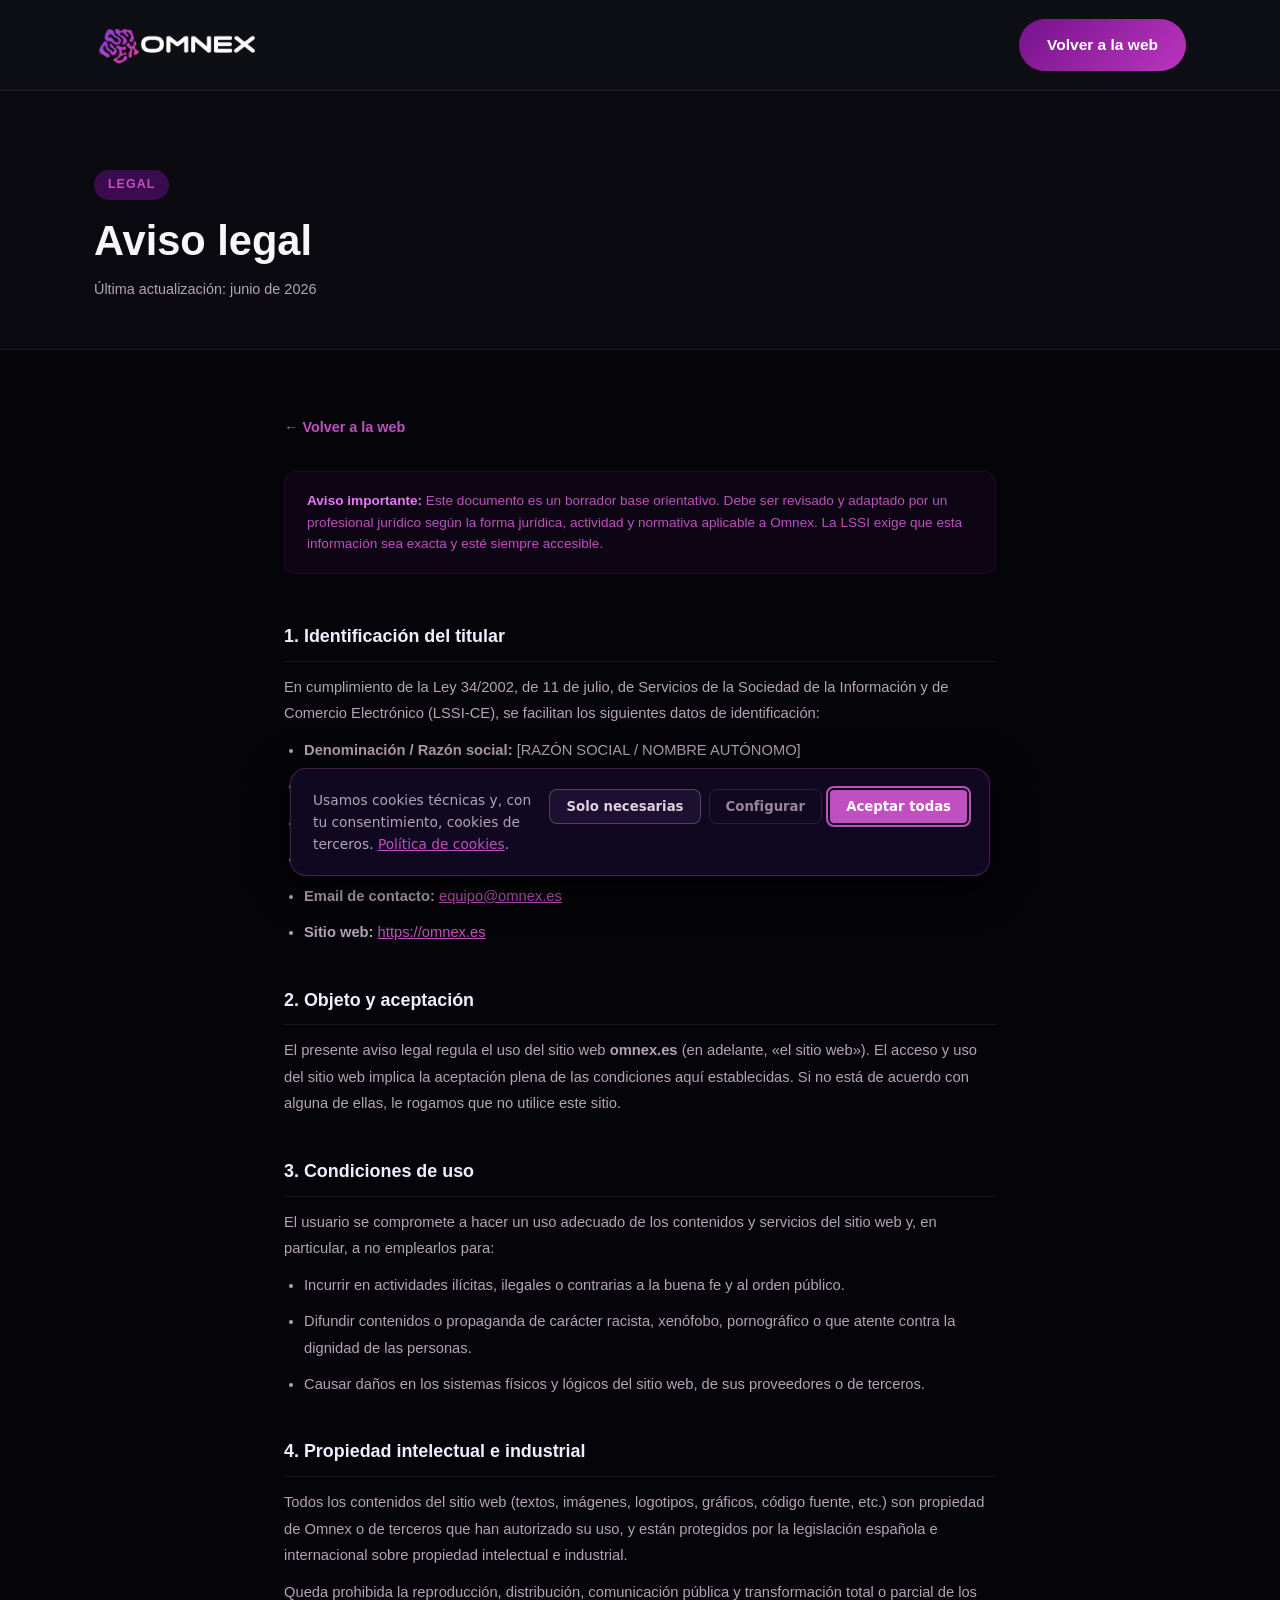
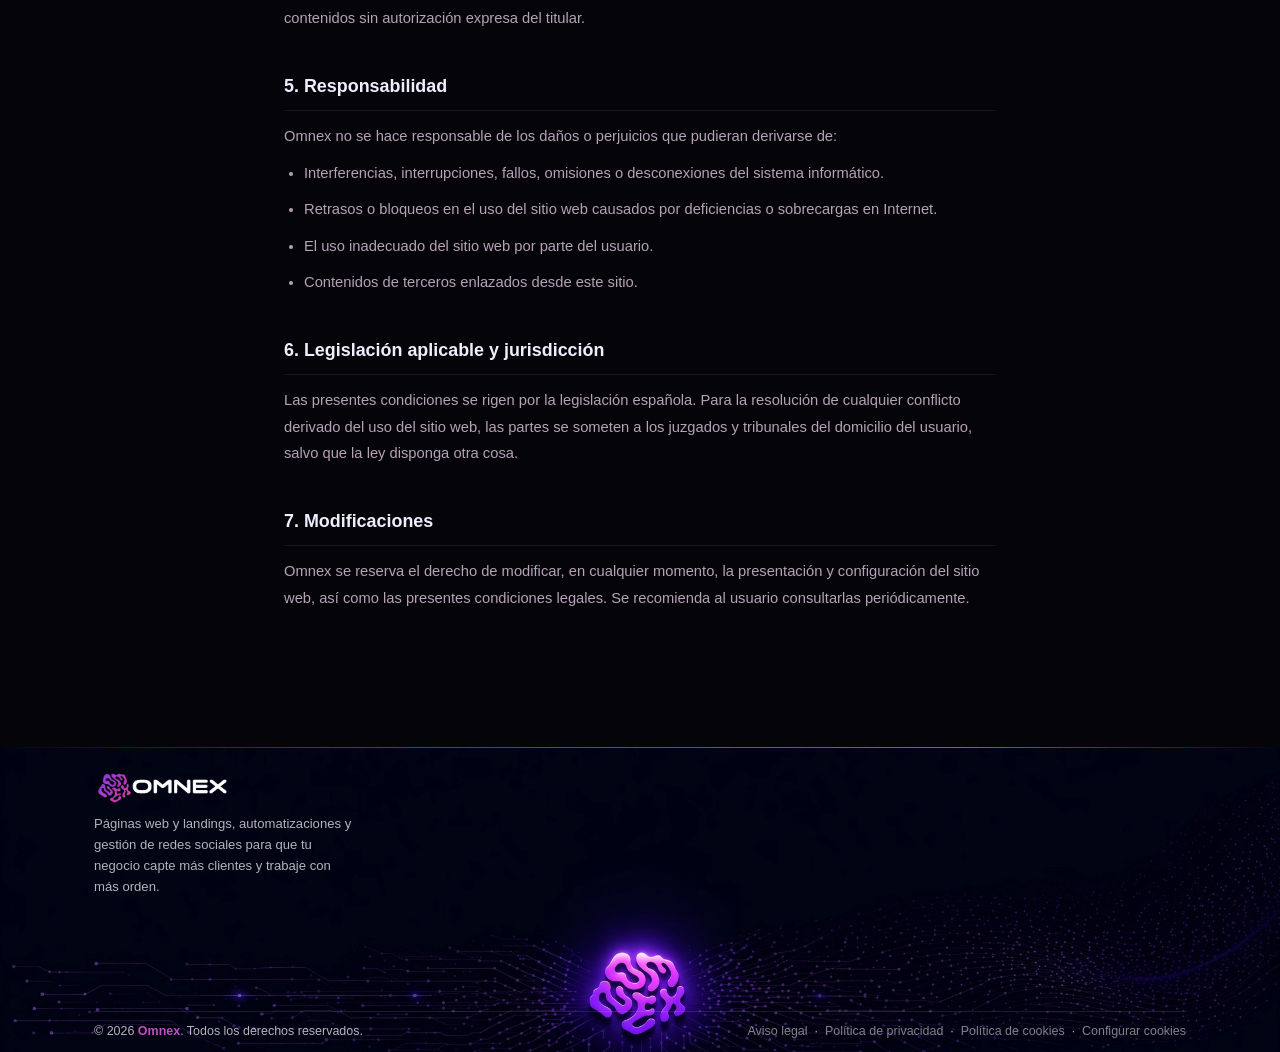
<file: Omnex/aviso-legal.html>
<!DOCTYPE html>
<html lang="es">
<head>
  <meta charset="UTF-8" />
  <meta name="viewport" content="width=device-width, initial-scale=1.0" />
  <meta name="description" content="Aviso legal de Omnex. Información legal sobre el titular del sitio web." />
  <title>Aviso legal | Omnex</title>
  <link rel="icon" type="image/png" sizes="32x32" href="assets/img/Favicon.png" />
  <link rel="apple-touch-icon" sizes="180x180" href="assets/img/favicon-180.png" />
  <link rel="canonical" href="https://omnex.es/aviso-legal.html" />
  <!-- Google Fonts: carga condicional por cookie-banner.js según consentimiento -->
  <script src="assets/js/cookie-banner.min.js"></script>
  <link rel="stylesheet" href="assets/css/styles.min.css?v=1" />
  <style>
    .legal-hero { padding: 80px 0 48px; background: #0A0A10; border-bottom: 1px solid rgba(255,255,255,.06); }
    .legal-hero__badge { display: inline-block; background: #3B0B4F; color: #C050C0; font-size: .78rem; font-weight: 700; letter-spacing: .08em; text-transform: uppercase; padding: 5px 14px; border-radius: 999px; margin-bottom: 16px; }
    .legal-hero__title { font-size: clamp(1.8rem, 4vw, 2.6rem); font-weight: 800; line-height: 1.2; margin-bottom: 12px; }
    .legal-hero__sub { font-size: .9rem; color: #B6A2B6; }
    .legal-body { padding: 64px 0 96px; }
    .legal-body .container { max-width: 760px; }
    .legal-notice { background: rgba(118,19,141,.08); border: 1px solid rgba(118,19,141,.22); border-radius: 12px; padding: 18px 22px; margin-bottom: 48px; font-size: .85rem; color: #C050C0; line-height: 1.6; }
    .legal-notice strong { color: #E879F9; }
    .legal-section { margin-bottom: 40px; }
    .legal-section h2 { font-size: 1.12rem; font-weight: 700; color: #EEEEFF; margin-bottom: 12px; padding-bottom: 10px; border-bottom: 1px solid rgba(255,255,255,.07); }
    .legal-section p, .legal-section li { font-size: .92rem; color: #B6A2B6; line-height: 1.8; margin-bottom: 10px; }
    .legal-section ul { padding-left: 20px; }
    .legal-section a { color: #C050C0; text-decoration: underline; }
    .legal-back { display: inline-flex; align-items: center; gap: 8px; color: #C050C0; font-weight: 600; font-size: .9rem; margin-bottom: 32px; transition: opacity .15s; }
    .legal-back:hover { opacity: .75; }
  </style>
</head>
<body>

<nav class="navbar" id="navbar">
  <div class="container">
    <div class="navbar__inner">
      <a href="index.html" class="logo" aria-label="Omnex inicio">
        <img src="assets/img/Logo_Omnex.webp" alt="Omnex" width="170" height="48" style="display:block;height:auto;" />
      </a>
      <div class="nav__cta" style="margin-left:auto;">
        <a href="index.html#contacto" class="btn btn-primary">Volver a la web</a>
      </div>
    </div>
  </div>
</nav>

<section class="legal-hero">
  <div class="container">
    <div class="legal-hero__badge">Legal</div>
    <h1 class="legal-hero__title">Aviso legal</h1>
    <p class="legal-hero__sub">Última actualización: junio de 2026</p>
  </div>
</section>

<div class="legal-body">
  <div class="container">
    <a href="index.html" class="legal-back">← Volver a la web</a>

    <div class="legal-notice">
      <strong>Aviso importante:</strong> Este documento es un borrador base orientativo. Debe ser revisado y adaptado por un profesional jurídico según la forma jurídica, actividad y normativa aplicable a Omnex. La LSSI exige que esta información sea exacta y esté siempre accesible.
    </div>

    <div class="legal-section">
      <h2>1. Identificación del titular</h2>
      <p>En cumplimiento de la Ley 34/2002, de 11 de julio, de Servicios de la Sociedad de la Información y de Comercio Electrónico (LSSI-CE), se facilitan los siguientes datos de identificación:</p>
      <ul>
        <li><strong>Denominación / Razón social:</strong> [RAZÓN SOCIAL / NOMBRE AUTÓNOMO]</li>
        <li><strong>NIF / CIF:</strong> [NIF/CIF]</li>
        <li><strong>Domicilio fiscal:</strong> [DIRECCIÓN FISCAL COMPLETA]</li>
        <li><strong>Actividad:</strong> [ACTIVIDAD — descripción de la actividad económica principal]</li>
        <li><strong>Email de contacto:</strong> <a href="mailto:equipo@omnex.es">equipo@omnex.es</a></li>
        <li><strong>Sitio web:</strong> <a href="https://omnex.es">https://omnex.es</a></li>
      </ul>
    </div>

    <div class="legal-section">
      <h2>2. Objeto y aceptación</h2>
      <p>El presente aviso legal regula el uso del sitio web <strong>omnex.es</strong> (en adelante, «el sitio web»). El acceso y uso del sitio web implica la aceptación plena de las condiciones aquí establecidas. Si no está de acuerdo con alguna de ellas, le rogamos que no utilice este sitio.</p>
    </div>

    <div class="legal-section">
      <h2>3. Condiciones de uso</h2>
      <p>El usuario se compromete a hacer un uso adecuado de los contenidos y servicios del sitio web y, en particular, a no emplearlos para:</p>
      <ul>
        <li>Incurrir en actividades ilícitas, ilegales o contrarias a la buena fe y al orden público.</li>
        <li>Difundir contenidos o propaganda de carácter racista, xenófobo, pornográfico o que atente contra la dignidad de las personas.</li>
        <li>Causar daños en los sistemas físicos y lógicos del sitio web, de sus proveedores o de terceros.</li>
      </ul>
    </div>

    <div class="legal-section">
      <h2>4. Propiedad intelectual e industrial</h2>
      <p>Todos los contenidos del sitio web (textos, imágenes, logotipos, gráficos, código fuente, etc.) son propiedad de Omnex o de terceros que han autorizado su uso, y están protegidos por la legislación española e internacional sobre propiedad intelectual e industrial.</p>
      <p>Queda prohibida la reproducción, distribución, comunicación pública y transformación total o parcial de los contenidos sin autorización expresa del titular.</p>
    </div>

    <div class="legal-section">
      <h2>5. Responsabilidad</h2>
      <p>Omnex no se hace responsable de los daños o perjuicios que pudieran derivarse de:</p>
      <ul>
        <li>Interferencias, interrupciones, fallos, omisiones o desconexiones del sistema informático.</li>
        <li>Retrasos o bloqueos en el uso del sitio web causados por deficiencias o sobrecargas en Internet.</li>
        <li>El uso inadecuado del sitio web por parte del usuario.</li>
        <li>Contenidos de terceros enlazados desde este sitio.</li>
      </ul>
    </div>

    <div class="legal-section">
      <h2>6. Legislación aplicable y jurisdicción</h2>
      <p>Las presentes condiciones se rigen por la legislación española. Para la resolución de cualquier conflicto derivado del uso del sitio web, las partes se someten a los juzgados y tribunales del domicilio del usuario, salvo que la ley disponga otra cosa.</p>
    </div>

    <div class="legal-section">
      <h2>7. Modificaciones</h2>
      <p>Omnex se reserva el derecho de modificar, en cualquier momento, la presentación y configuración del sitio web, así como las presentes condiciones legales. Se recomienda al usuario consultarlas periódicamente.</p>
    </div>
  </div>
</div>

<footer class="footer">
  <div class="container">
    <div class="footer__inner" style="grid-template-columns:1fr;">
      <div style="padding-bottom:100px;">
        <div class="footer__logo">
          <img src="assets/img/Logo_Omnex.webp" alt="Omnex" width="140" height="40" loading="lazy" style="display:block;height:auto;" />
        </div>
        <p class="footer__desc">Páginas web y landings, automatizaciones y gestión de redes sociales para que tu negocio capte más clientes y trabaje con más orden.</p>
      </div>
    </div>
    <div class="footer__bottom">
      <span>© 2026 <span style="color:#C050C0;font-weight:700;">Omnex</span>. Todos los derechos reservados.</span>
      <span>
        <a href="aviso-legal.html">Aviso legal</a>
        &nbsp;·&nbsp;
        <a href="politica-privacidad.html">Política de privacidad</a>
        &nbsp;·&nbsp;
        <a href="politica-cookies.html">Política de cookies</a>
        &nbsp;·&nbsp;
        <a href="politica-cookies.html" onclick="if(window.omnexOpenCookieSettings){omnexOpenCookieSettings();return false;}">Configurar cookies</a>
      </span>
    </div>
  </div>
</footer>

</body>
</html>
</file>
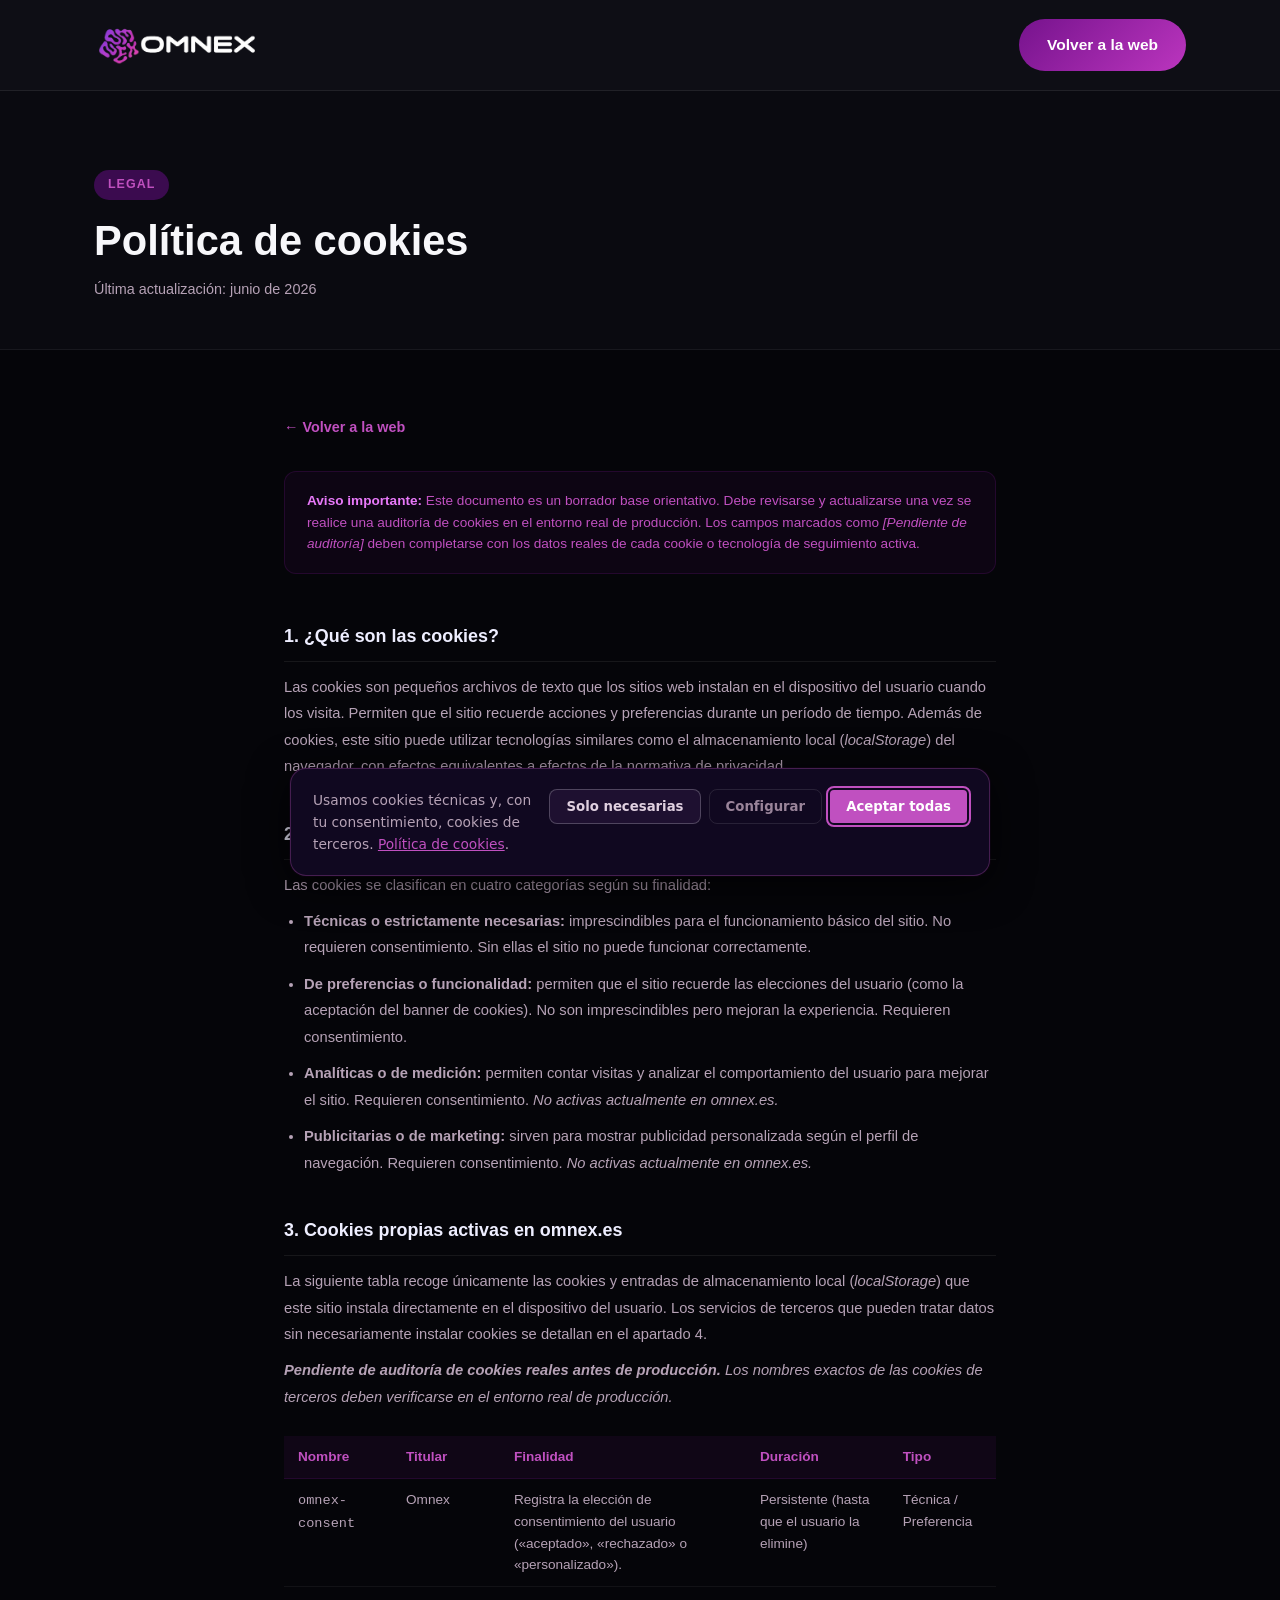
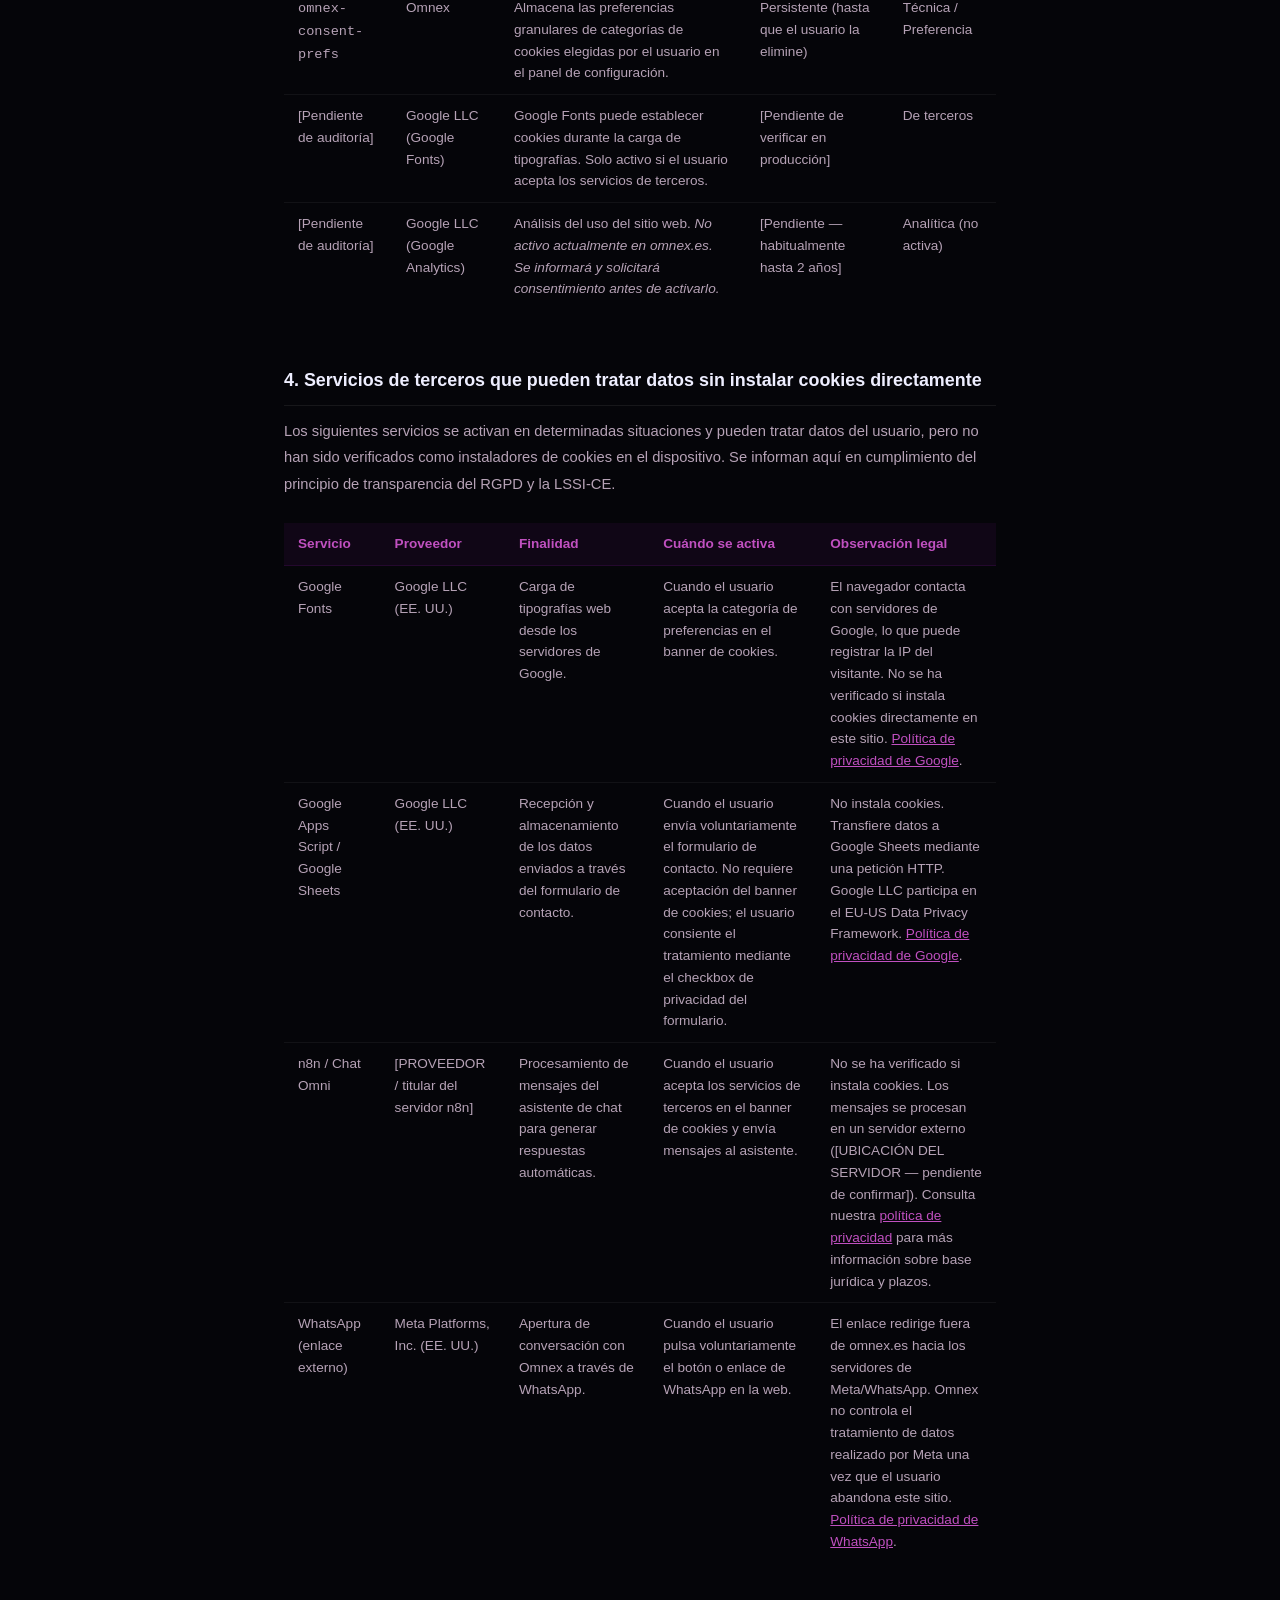
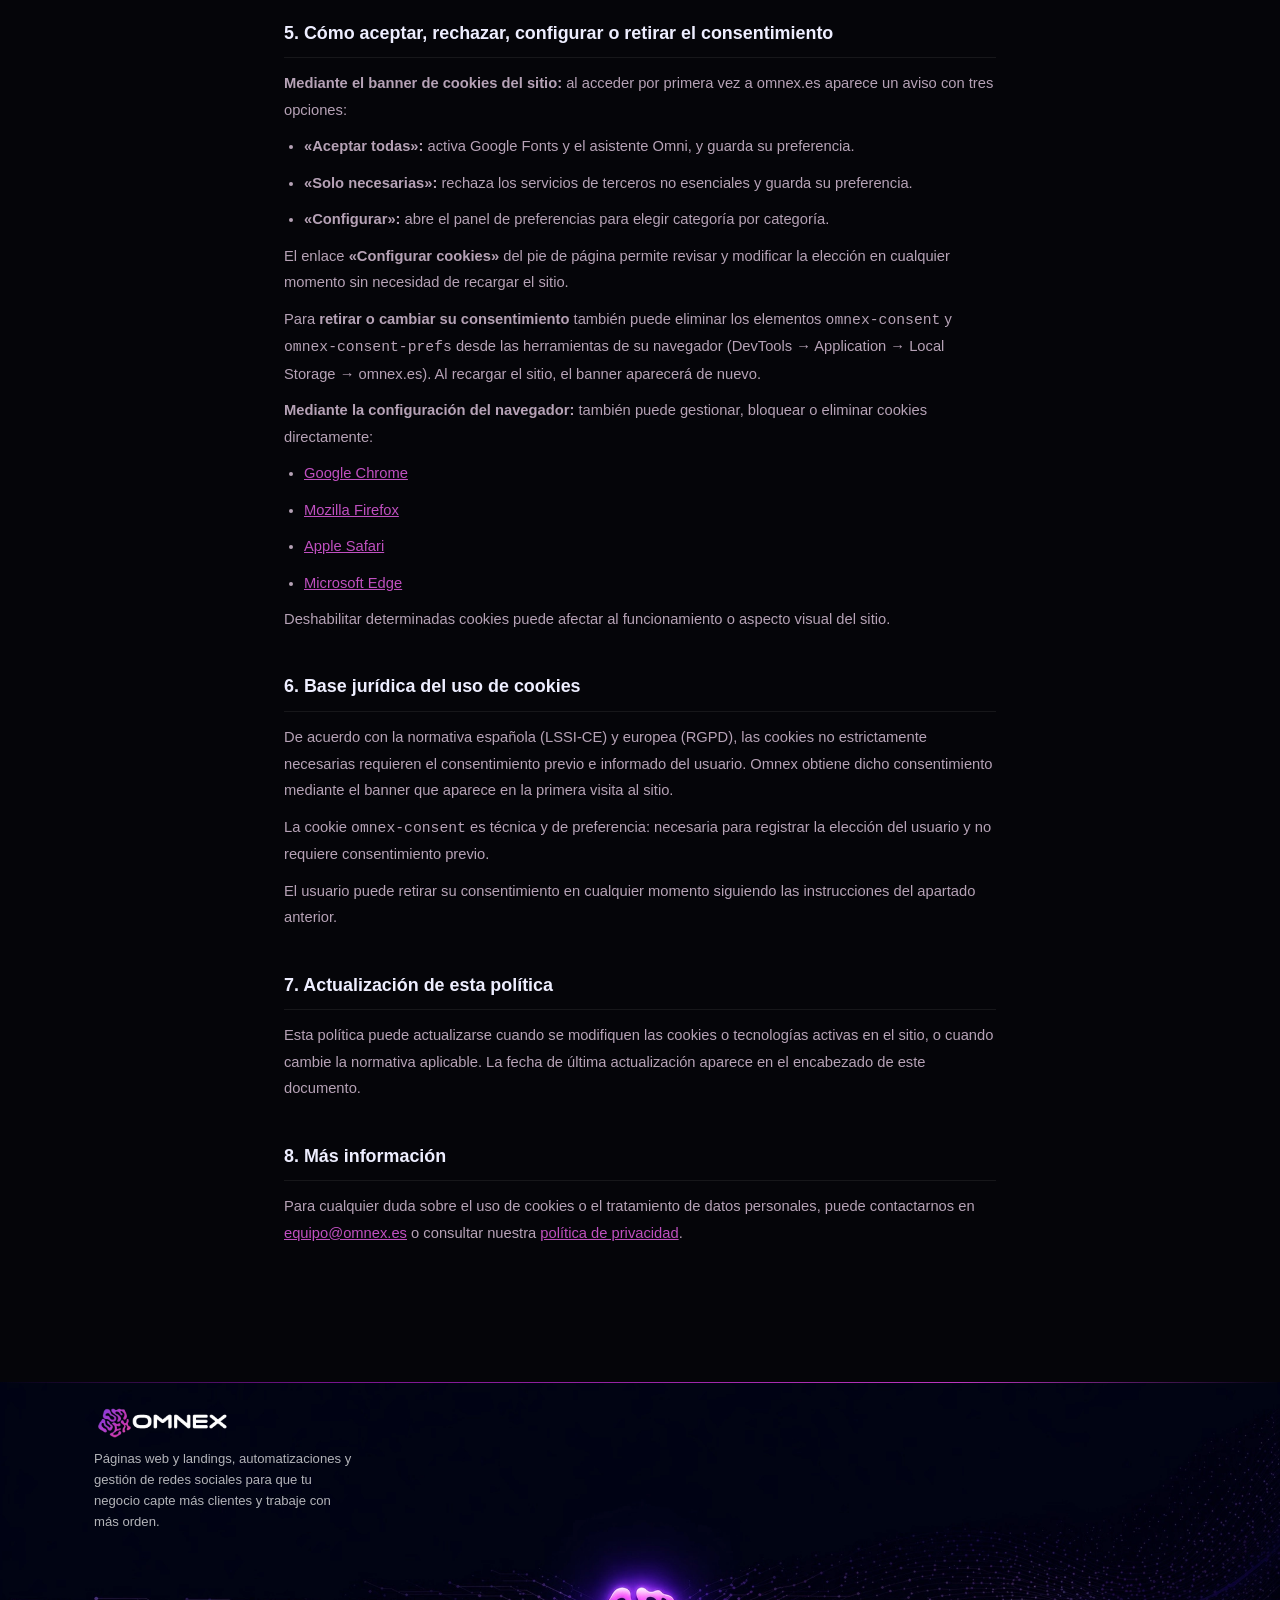
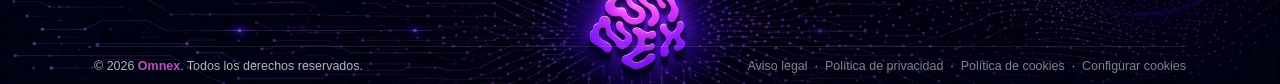
<file: Omnex/politica-cookies.html>
<!DOCTYPE html>
<html lang="es">
<head>
  <meta charset="UTF-8" />
  <meta name="viewport" content="width=device-width, initial-scale=1.0" />
  <meta name="description" content="Política de cookies de Omnex. Información sobre el uso de cookies en nuestro sitio web." />
  <title>Política de cookies | Omnex</title>
  <link rel="icon" type="image/png" sizes="32x32" href="assets/img/Favicon.png" />
  <link rel="apple-touch-icon" sizes="180x180" href="assets/img/favicon-180.png" />
  <link rel="canonical" href="https://omnex.es/politica-cookies.html" />
  <!-- Google Fonts: carga condicional por cookie-banner.js según consentimiento -->
  <script src="assets/js/cookie-banner.min.js"></script>
  <link rel="stylesheet" href="assets/css/styles.min.css?v=1" />
  <style>
    .legal-hero { padding: 80px 0 48px; background: #0A0A10; border-bottom: 1px solid rgba(255,255,255,.06); }
    .legal-hero__badge { display: inline-block; background: #3B0B4F; color: #C050C0; font-size: .78rem; font-weight: 700; letter-spacing: .08em; text-transform: uppercase; padding: 5px 14px; border-radius: 999px; margin-bottom: 16px; }
    .legal-hero__title { font-size: clamp(1.8rem, 4vw, 2.6rem); font-weight: 800; line-height: 1.2; margin-bottom: 12px; }
    .legal-hero__sub { font-size: .9rem; color: #B6A2B6; }
    .legal-body { padding: 64px 0 96px; }
    .legal-body .container { max-width: 760px; }
    .legal-notice { background: rgba(118,19,141,.08); border: 1px solid rgba(118,19,141,.22); border-radius: 12px; padding: 18px 22px; margin-bottom: 48px; font-size: .85rem; color: #C050C0; line-height: 1.6; }
    .legal-notice strong { color: #E879F9; }
    .legal-section { margin-bottom: 40px; }
    .legal-section h2 { font-size: 1.12rem; font-weight: 700; color: #EEEEFF; margin-bottom: 12px; padding-bottom: 10px; border-bottom: 1px solid rgba(255,255,255,.07); }
    .legal-section p, .legal-section li { font-size: .92rem; color: #B6A2B6; line-height: 1.8; margin-bottom: 10px; }
    .legal-section ul { padding-left: 20px; }
    .legal-section a { color: #C050C0; text-decoration: underline; }
    .legal-back { display: inline-flex; align-items: center; gap: 8px; color: #C050C0; font-weight: 600; font-size: .9rem; margin-bottom: 32px; transition: opacity .15s; }
    .legal-back:hover { opacity: .75; }
    .cookie-table { width: 100%; border-collapse: collapse; margin: 16px 0; font-size: .85rem; }
    .cookie-table th { text-align: left; padding: 10px 14px; background: rgba(118,19,141,.1); color: #C050C0; font-weight: 700; border-bottom: 1px solid rgba(118,19,141,.2); }
    .cookie-table td { padding: 10px 14px; color: #B6A2B6; border-bottom: 1px solid rgba(255,255,255,.05); vertical-align: top; }
    .cookie-table tr:last-child td { border-bottom: none; }
  </style>
</head>
<body>

<nav class="navbar" id="navbar">
  <div class="container">
    <div class="navbar__inner">
      <a href="index.html" class="logo" aria-label="Omnex inicio">
        <img src="assets/img/Logo_Omnex.webp" alt="Omnex" width="170" height="48" style="display:block;height:auto;" />
      </a>
      <div class="nav__cta" style="margin-left:auto;">
        <a href="index.html#contacto" class="btn btn-primary">Volver a la web</a>
      </div>
    </div>
  </div>
</nav>

<section class="legal-hero">
  <div class="container">
    <div class="legal-hero__badge">Legal</div>
    <h1 class="legal-hero__title">Política de cookies</h1>
    <p class="legal-hero__sub">Última actualización: junio de 2026</p>
  </div>
</section>

<div class="legal-body">
  <div class="container">
    <a href="index.html" class="legal-back">← Volver a la web</a>

    <div class="legal-notice">
      <strong>Aviso importante:</strong> Este documento es un borrador base orientativo. Debe revisarse y actualizarse una vez se realice una auditoría de cookies en el entorno real de producción. Los campos marcados como <em>[Pendiente de auditoría]</em> deben completarse con los datos reales de cada cookie o tecnología de seguimiento activa.
    </div>

    <div class="legal-section">
      <h2>1. ¿Qué son las cookies?</h2>
      <p>Las cookies son pequeños archivos de texto que los sitios web instalan en el dispositivo del usuario cuando los visita. Permiten que el sitio recuerde acciones y preferencias durante un período de tiempo. Además de cookies, este sitio puede utilizar tecnologías similares como el almacenamiento local (<em>localStorage</em>) del navegador, con efectos equivalentes a efectos de la normativa de privacidad.</p>
    </div>

    <div class="legal-section">
      <h2>2. Categorías de cookies</h2>
      <p>Las cookies se clasifican en cuatro categorías según su finalidad:</p>
      <ul>
        <li><strong>Técnicas o estrictamente necesarias:</strong> imprescindibles para el funcionamiento básico del sitio. No requieren consentimiento. Sin ellas el sitio no puede funcionar correctamente.</li>
        <li><strong>De preferencias o funcionalidad:</strong> permiten que el sitio recuerde las elecciones del usuario (como la aceptación del banner de cookies). No son imprescindibles pero mejoran la experiencia. Requieren consentimiento.</li>
        <li><strong>Analíticas o de medición:</strong> permiten contar visitas y analizar el comportamiento del usuario para mejorar el sitio. Requieren consentimiento. <em>No activas actualmente en omnex.es.</em></li>
        <li><strong>Publicitarias o de marketing:</strong> sirven para mostrar publicidad personalizada según el perfil de navegación. Requieren consentimiento. <em>No activas actualmente en omnex.es.</em></li>
      </ul>
    </div>

    <div class="legal-section">
      <h2>3. Cookies propias activas en omnex.es</h2>
      <p>La siguiente tabla recoge únicamente las cookies y entradas de almacenamiento local (<em>localStorage</em>) que este sitio instala directamente en el dispositivo del usuario. Los servicios de terceros que pueden tratar datos sin necesariamente instalar cookies se detallan en el apartado 4.</p>
      <p><em><strong>Pendiente de auditoría de cookies reales antes de producción.</strong> Los nombres exactos de las cookies de terceros deben verificarse en el entorno real de producción.</em></p>
      <div style="overflow-x:auto;">
        <table class="cookie-table">
          <thead>
            <tr>
              <th>Nombre</th>
              <th>Titular</th>
              <th>Finalidad</th>
              <th>Duración</th>
              <th>Tipo</th>
            </tr>
          </thead>
          <tbody>
            <tr>
              <td><code>omnex-consent</code></td>
              <td>Omnex</td>
              <td>Registra la elección de consentimiento del usuario («aceptado», «rechazado» o «personalizado»).</td>
              <td>Persistente (hasta que el usuario la elimine)</td>
              <td>Técnica / Preferencia</td>
            </tr>
            <tr>
              <td><code>omnex-consent-prefs</code></td>
              <td>Omnex</td>
              <td>Almacena las preferencias granulares de categorías de cookies elegidas por el usuario en el panel de configuración.</td>
              <td>Persistente (hasta que el usuario la elimine)</td>
              <td>Técnica / Preferencia</td>
            </tr>
            <tr>
              <td>[Pendiente de auditoría]</td>
              <td>Google LLC (Google Fonts)</td>
              <td>Google Fonts puede establecer cookies durante la carga de tipografías. Solo activo si el usuario acepta los servicios de terceros.</td>
              <td>[Pendiente de verificar en producción]</td>
              <td>De terceros</td>
            </tr>
            <tr>
              <td>[Pendiente de auditoría]</td>
              <td>Google LLC (Google Analytics)</td>
              <td>Análisis del uso del sitio web. <em>No activo actualmente en omnex.es. Se informará y solicitará consentimiento antes de activarlo.</em></td>
              <td>[Pendiente — habitualmente hasta 2 años]</td>
              <td>Analítica (no activa)</td>
            </tr>
          </tbody>
        </table>
      </div>
    </div>

    <div class="legal-section">
      <h2>4. Servicios de terceros que pueden tratar datos sin instalar cookies directamente</h2>
      <p>Los siguientes servicios se activan en determinadas situaciones y pueden tratar datos del usuario, pero no han sido verificados como instaladores de cookies en el dispositivo. Se informan aquí en cumplimiento del principio de transparencia del RGPD y la LSSI-CE.</p>
      <div style="overflow-x:auto;">
        <table class="cookie-table">
          <thead>
            <tr>
              <th>Servicio</th>
              <th>Proveedor</th>
              <th>Finalidad</th>
              <th>Cuándo se activa</th>
              <th>Observación legal</th>
            </tr>
          </thead>
          <tbody>
            <tr>
              <td>Google Fonts</td>
              <td>Google LLC (EE. UU.)</td>
              <td>Carga de tipografías web desde los servidores de Google.</td>
              <td>Cuando el usuario acepta la categoría de preferencias en el banner de cookies.</td>
              <td>El navegador contacta con servidores de Google, lo que puede registrar la IP del visitante. No se ha verificado si instala cookies directamente en este sitio. <a href="https://policies.google.com/privacy" target="_blank" rel="noopener">Política de privacidad de Google</a>.</td>
            </tr>
            <tr>
              <td>Google Apps Script / Google Sheets</td>
              <td>Google LLC (EE. UU.)</td>
              <td>Recepción y almacenamiento de los datos enviados a través del formulario de contacto.</td>
              <td>Cuando el usuario envía voluntariamente el formulario de contacto. No requiere aceptación del banner de cookies; el usuario consiente el tratamiento mediante el checkbox de privacidad del formulario.</td>
              <td>No instala cookies. Transfiere datos a Google Sheets mediante una petición HTTP. Google LLC participa en el EU-US Data Privacy Framework. <a href="https://policies.google.com/privacy" target="_blank" rel="noopener">Política de privacidad de Google</a>.</td>
            </tr>
            <tr>
              <td>n8n / Chat Omni</td>
              <td>[PROVEEDOR / titular del servidor n8n]</td>
              <td>Procesamiento de mensajes del asistente de chat para generar respuestas automáticas.</td>
              <td>Cuando el usuario acepta los servicios de terceros en el banner de cookies y envía mensajes al asistente.</td>
              <td>No se ha verificado si instala cookies. Los mensajes se procesan en un servidor externo ([UBICACIÓN DEL SERVIDOR — pendiente de confirmar]). Consulta nuestra <a href="politica-privacidad.html">política de privacidad</a> para más información sobre base jurídica y plazos.</td>
            </tr>
            <tr>
              <td>WhatsApp (enlace externo)</td>
              <td>Meta Platforms, Inc. (EE. UU.)</td>
              <td>Apertura de conversación con Omnex a través de WhatsApp.</td>
              <td>Cuando el usuario pulsa voluntariamente el botón o enlace de WhatsApp en la web.</td>
              <td>El enlace redirige fuera de omnex.es hacia los servidores de Meta/WhatsApp. Omnex no controla el tratamiento de datos realizado por Meta una vez que el usuario abandona este sitio. <a href="https://www.whatsapp.com/legal/privacy-policy" target="_blank" rel="noopener">Política de privacidad de WhatsApp</a>.</td>
            </tr>
          </tbody>
        </table>
      </div>
    </div>

    <div class="legal-section">
      <h2>5. Cómo aceptar, rechazar, configurar o retirar el consentimiento</h2>
      <p><strong>Mediante el banner de cookies del sitio:</strong> al acceder por primera vez a omnex.es aparece un aviso con tres opciones:</p>
      <ul>
        <li><strong>«Aceptar todas»:</strong> activa Google Fonts y el asistente Omni, y guarda su preferencia.</li>
        <li><strong>«Solo necesarias»:</strong> rechaza los servicios de terceros no esenciales y guarda su preferencia.</li>
        <li><strong>«Configurar»:</strong> abre el panel de preferencias para elegir categoría por categoría.</li>
      </ul>
      <p>El enlace <strong>«Configurar cookies»</strong> del pie de página permite revisar y modificar la elección en cualquier momento sin necesidad de recargar el sitio.</p>
      <p>Para <strong>retirar o cambiar su consentimiento</strong> también puede eliminar los elementos <code>omnex-consent</code> y <code>omnex-consent-prefs</code> desde las herramientas de su navegador (DevTools → Application → Local Storage → omnex.es). Al recargar el sitio, el banner aparecerá de nuevo.</p>
      <p><strong>Mediante la configuración del navegador:</strong> también puede gestionar, bloquear o eliminar cookies directamente:</p>
      <ul>
        <li><a href="https://support.google.com/chrome/answer/95647" target="_blank" rel="noopener">Google Chrome</a></li>
        <li><a href="https://support.mozilla.org/es/kb/habilitar-y-deshabilitar-cookies-sitios-web-rastrear-preferencias" target="_blank" rel="noopener">Mozilla Firefox</a></li>
        <li><a href="https://support.apple.com/es-es/guide/safari/sfri11471/mac" target="_blank" rel="noopener">Apple Safari</a></li>
        <li><a href="https://support.microsoft.com/es-es/microsoft-edge/eliminar-las-cookies-en-microsoft-edge-63947406-40ac-c3b8-57b9-2a946a29ae09" target="_blank" rel="noopener">Microsoft Edge</a></li>
      </ul>
      <p>Deshabilitar determinadas cookies puede afectar al funcionamiento o aspecto visual del sitio.</p>
    </div>

    <div class="legal-section">
      <h2>6. Base jurídica del uso de cookies</h2>
      <p>De acuerdo con la normativa española (LSSI-CE) y europea (RGPD), las cookies no estrictamente necesarias requieren el consentimiento previo e informado del usuario. Omnex obtiene dicho consentimiento mediante el banner que aparece en la primera visita al sitio.</p>
      <p>La cookie <code>omnex-consent</code> es técnica y de preferencia: necesaria para registrar la elección del usuario y no requiere consentimiento previo.</p>
      <p>El usuario puede retirar su consentimiento en cualquier momento siguiendo las instrucciones del apartado anterior.</p>
    </div>

    <div class="legal-section">
      <h2>7. Actualización de esta política</h2>
      <p>Esta política puede actualizarse cuando se modifiquen las cookies o tecnologías activas en el sitio, o cuando cambie la normativa aplicable. La fecha de última actualización aparece en el encabezado de este documento.</p>
    </div>

    <div class="legal-section">
      <h2>8. Más información</h2>
      <p>Para cualquier duda sobre el uso de cookies o el tratamiento de datos personales, puede contactarnos en <a href="mailto:equipo@omnex.es">equipo@omnex.es</a> o consultar nuestra <a href="politica-privacidad.html">política de privacidad</a>.</p>
    </div>
  </div>
</div>

<footer class="footer">
  <div class="container">
    <div class="footer__inner" style="grid-template-columns:1fr;">
      <div style="padding-bottom:100px;">
        <div class="footer__logo">
          <img src="assets/img/Logo_Omnex.webp" alt="Omnex" width="140" height="40" loading="lazy" style="display:block;height:auto;" />
        </div>
        <p class="footer__desc">Páginas web y landings, automatizaciones y gestión de redes sociales para que tu negocio capte más clientes y trabaje con más orden.</p>
      </div>
    </div>
    <div class="footer__bottom">
      <span>© 2026 <span style="color:#C050C0;font-weight:700;">Omnex</span>. Todos los derechos reservados.</span>
      <span>
        <a href="aviso-legal.html">Aviso legal</a>
        &nbsp;·&nbsp;
        <a href="politica-privacidad.html">Política de privacidad</a>
        &nbsp;·&nbsp;
        <a href="politica-cookies.html">Política de cookies</a>
        &nbsp;·&nbsp;
        <a href="politica-cookies.html" onclick="if(window.omnexOpenCookieSettings){omnexOpenCookieSettings();return false;}">Configurar cookies</a>
      </span>
    </div>
  </div>
</footer>

</body>
</html>
</file>
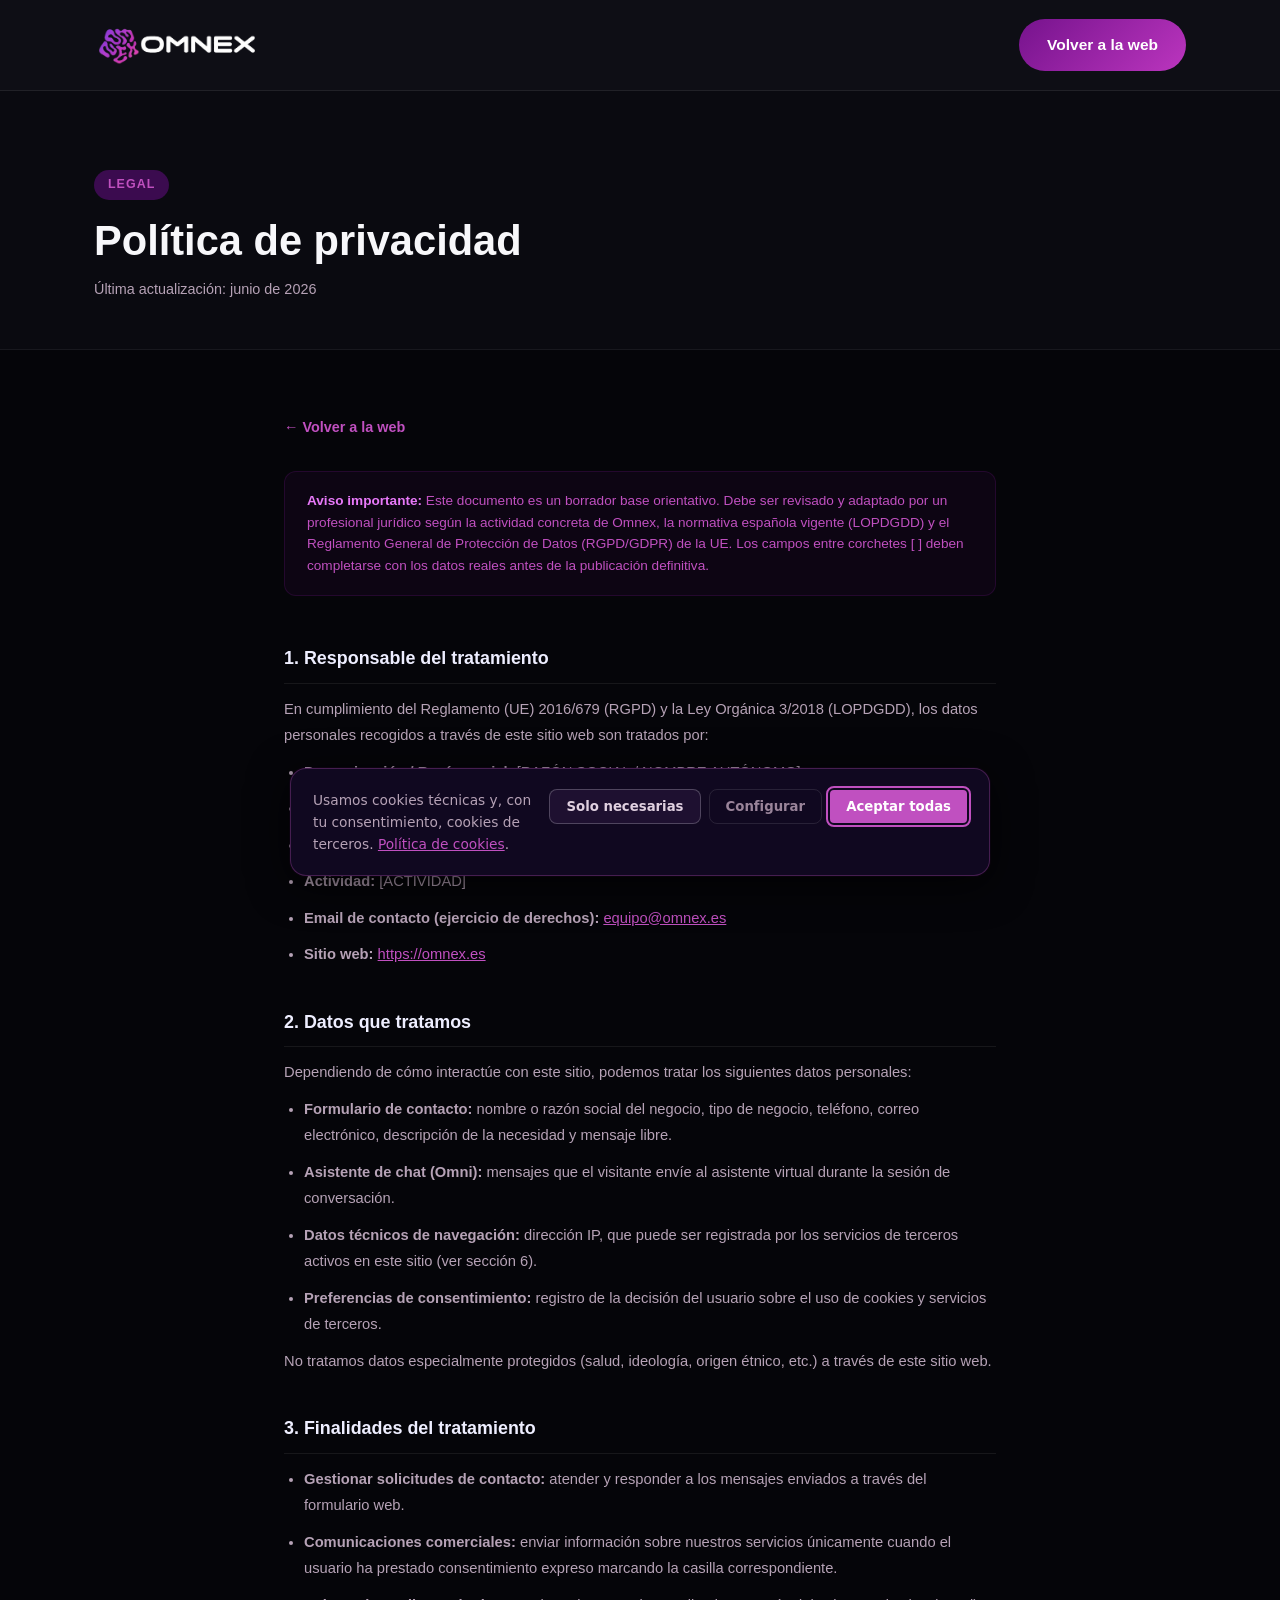
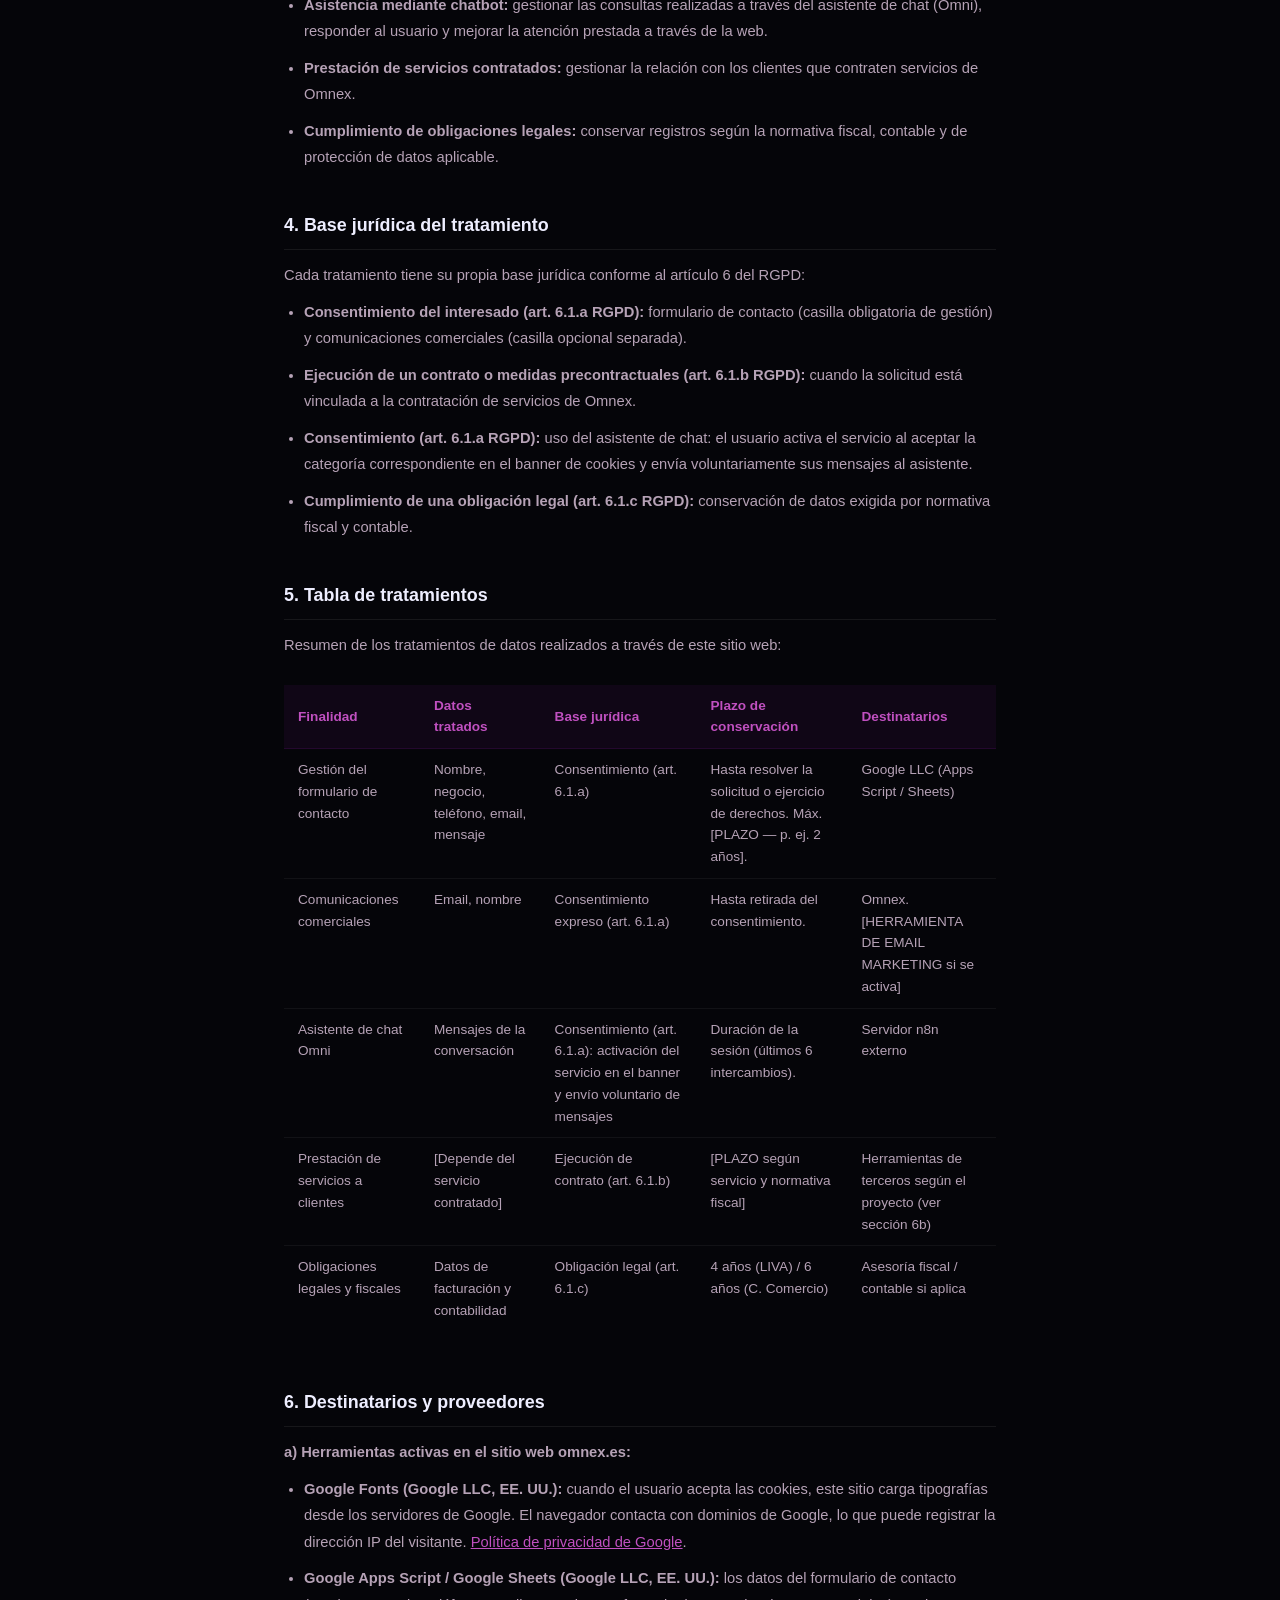
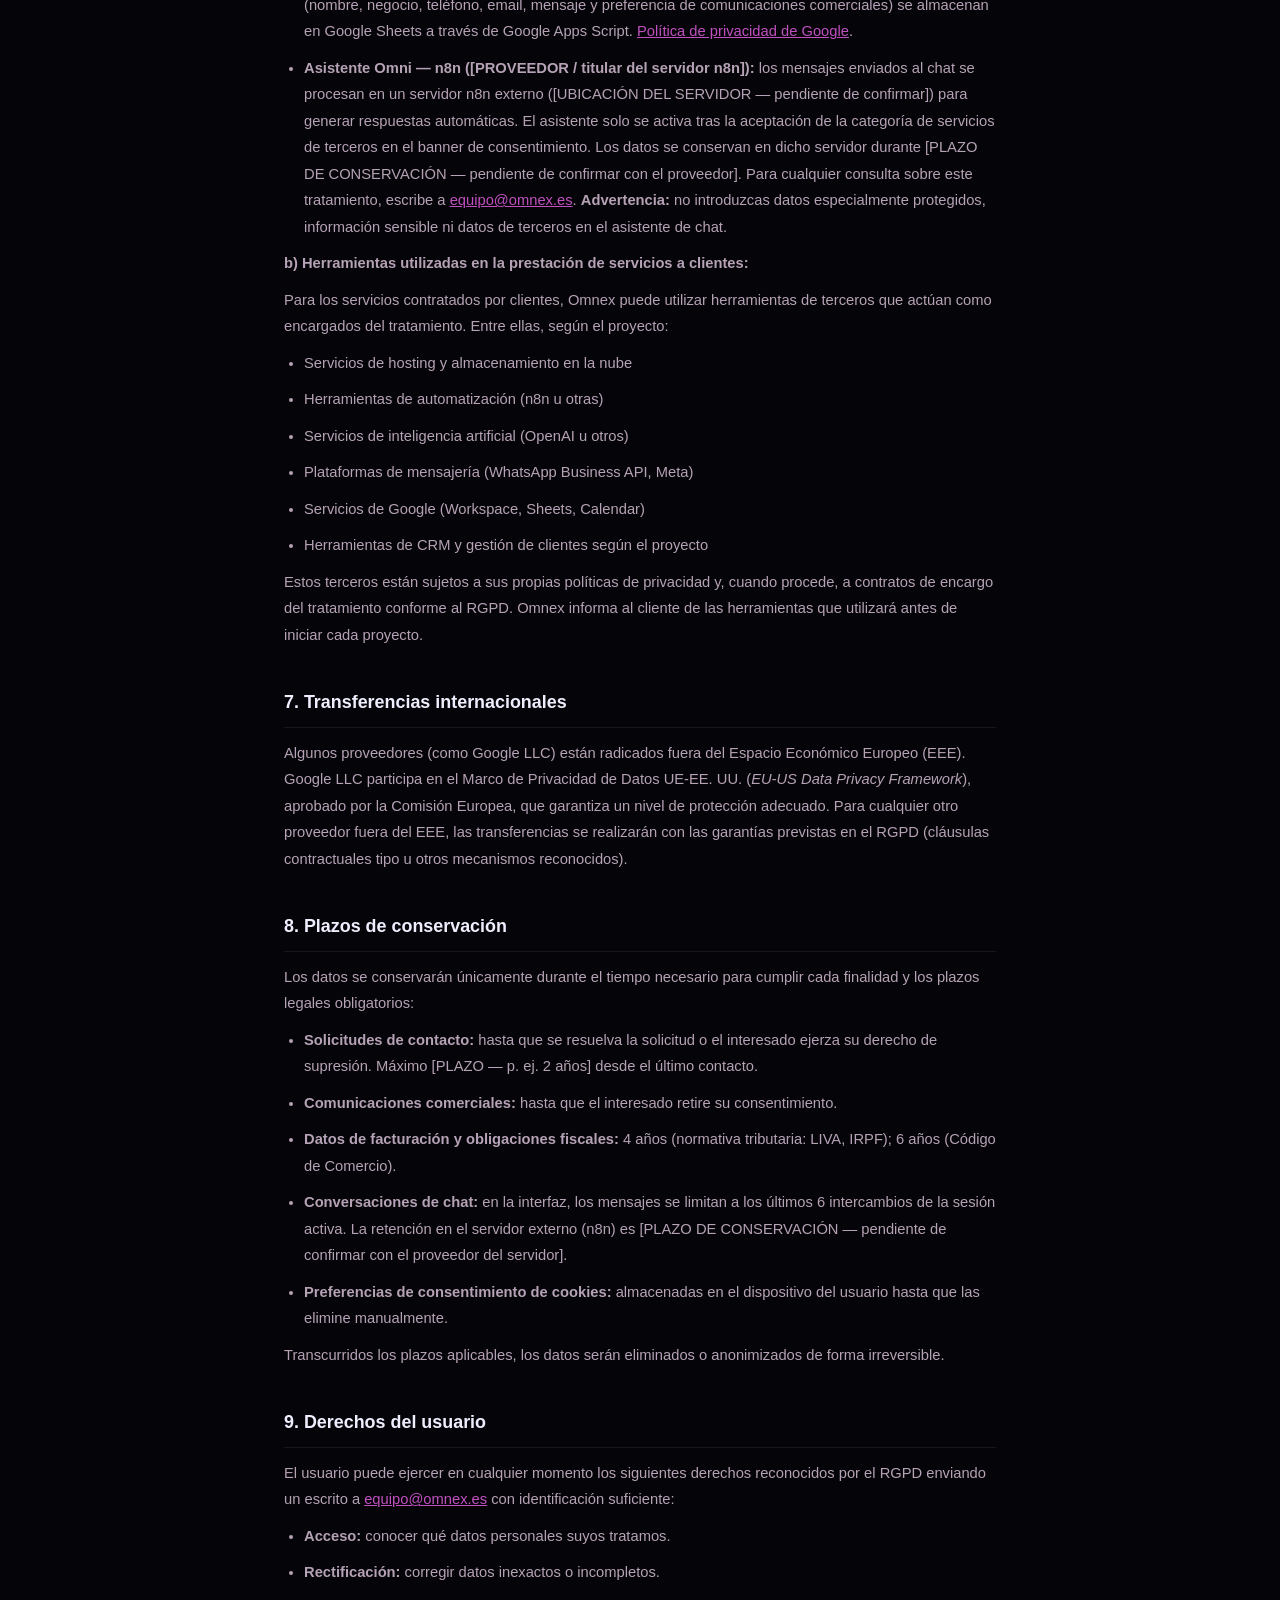
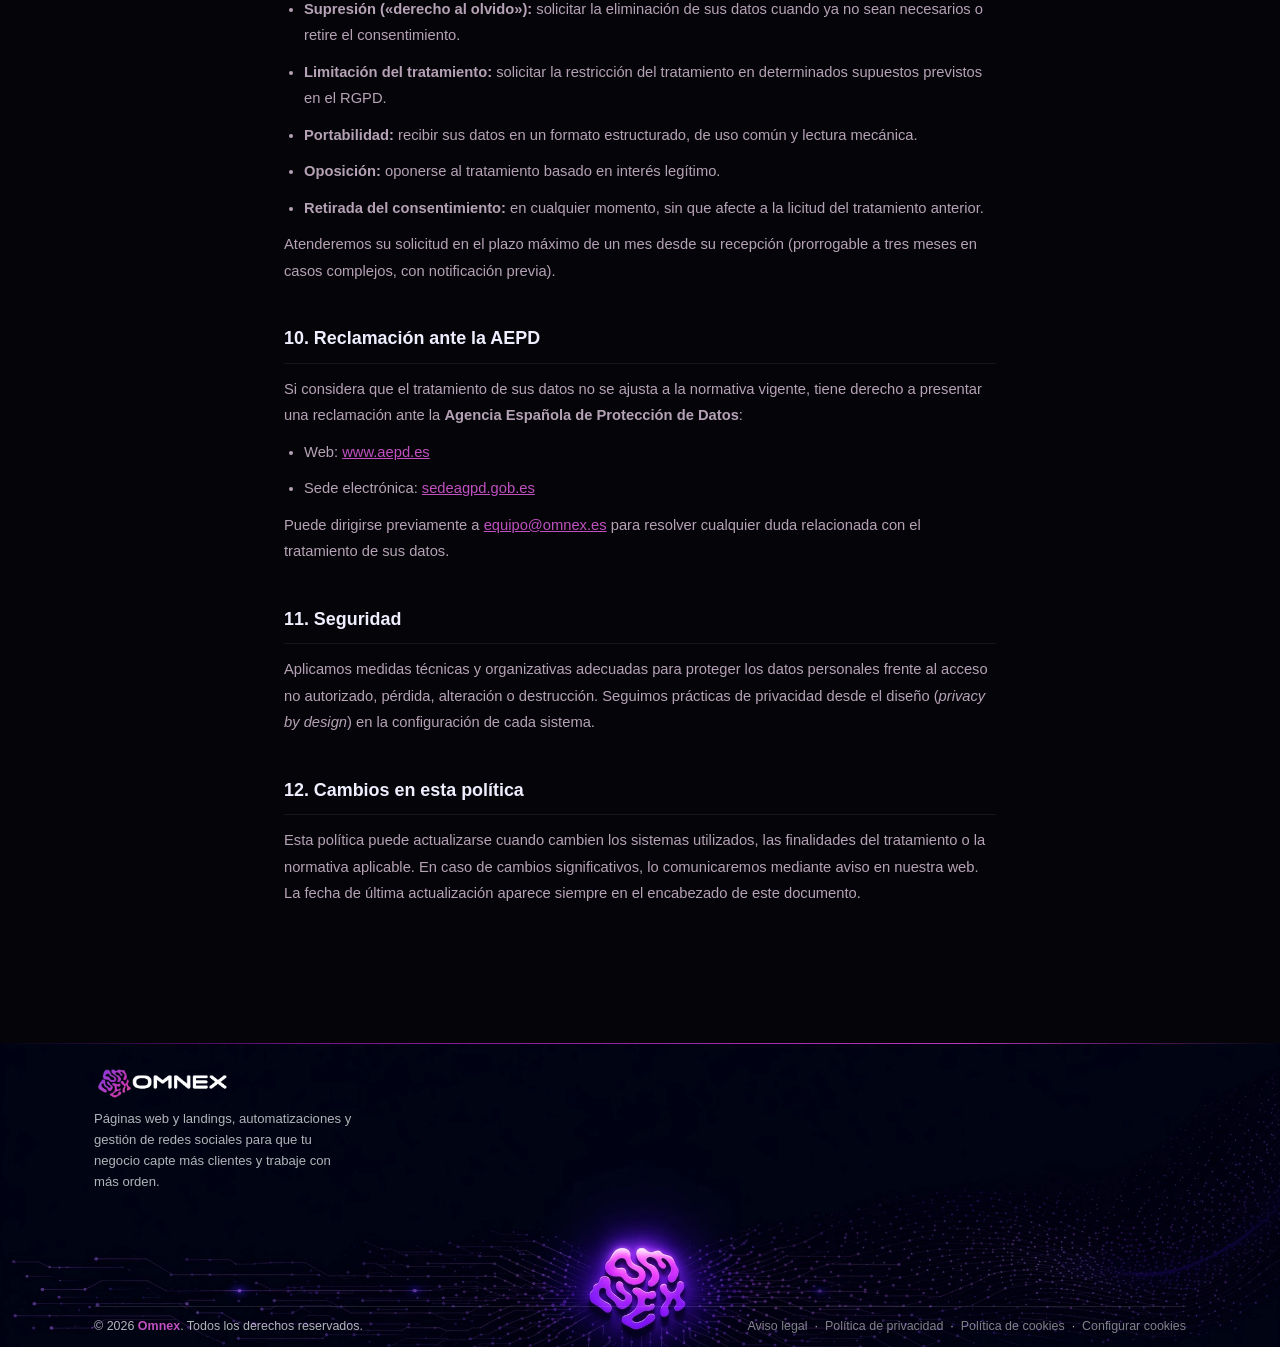
<file: Omnex/politica-privacidad.html>
<!DOCTYPE html>
<html lang="es">
<head>
  <meta charset="UTF-8" />
  <meta name="viewport" content="width=device-width, initial-scale=1.0" />
  <meta name="description" content="Política de privacidad de Omnex. Información sobre el tratamiento de datos personales." />
  <title>Política de privacidad | Omnex</title>
  <link rel="icon" type="image/png" sizes="32x32" href="assets/img/Favicon.png" />
  <link rel="apple-touch-icon" sizes="180x180" href="assets/img/favicon-180.png" />
  <link rel="canonical" href="https://omnex.es/politica-privacidad.html" />
  <!-- Google Fonts: carga condicional por cookie-banner.js según consentimiento -->
  <script src="assets/js/cookie-banner.min.js"></script>
  <link rel="stylesheet" href="assets/css/styles.min.css?v=1" />
  <style>
    .legal-hero { padding: 80px 0 48px; background: #0A0A10; border-bottom: 1px solid rgba(255,255,255,.06); }
    .legal-hero__badge { display: inline-block; background: #3B0B4F; color: #C050C0; font-size: .78rem; font-weight: 700; letter-spacing: .08em; text-transform: uppercase; padding: 5px 14px; border-radius: 999px; margin-bottom: 16px; }
    .legal-hero__title { font-size: clamp(1.8rem, 4vw, 2.6rem); font-weight: 800; line-height: 1.2; margin-bottom: 12px; }
    .legal-hero__sub { font-size: .9rem; color: #B6A2B6; }
    .legal-body { padding: 64px 0 96px; }
    .legal-body .container { max-width: 760px; }
    .legal-notice { background: rgba(118,19,141,.08); border: 1px solid rgba(118,19,141,.22); border-radius: 12px; padding: 18px 22px; margin-bottom: 48px; font-size: .85rem; color: #C050C0; line-height: 1.6; }
    .legal-notice strong { color: #E879F9; }
    .legal-section { margin-bottom: 40px; }
    .legal-section h2 { font-size: 1.12rem; font-weight: 700; color: #EEEEFF; margin-bottom: 12px; padding-bottom: 10px; border-bottom: 1px solid rgba(255,255,255,.07); }
    .legal-section p, .legal-section li { font-size: .92rem; color: #B6A2B6; line-height: 1.8; margin-bottom: 10px; }
    .legal-section ul { padding-left: 20px; }
    .legal-section a { color: #C050C0; text-decoration: underline; }
    .legal-back { display: inline-flex; align-items: center; gap: 8px; color: #C050C0; font-weight: 600; font-size: .9rem; margin-bottom: 32px; transition: opacity .15s; }
    .legal-back:hover { opacity: .75; }
    .cookie-table { width: 100%; border-collapse: collapse; margin: 16px 0; font-size: .85rem; }
    .cookie-table th { text-align: left; padding: 10px 14px; background: rgba(118,19,141,.1); color: #C050C0; font-weight: 700; border-bottom: 1px solid rgba(118,19,141,.2); }
    .cookie-table td { padding: 10px 14px; color: #B6A2B6; border-bottom: 1px solid rgba(255,255,255,.05); vertical-align: top; }
    .cookie-table tr:last-child td { border-bottom: none; }
  </style>
</head>
<body>

<nav class="navbar" id="navbar">
  <div class="container">
    <div class="navbar__inner">
      <a href="index.html" class="logo" aria-label="Omnex inicio">
        <img src="assets/img/Logo_Omnex.webp" alt="Omnex" width="170" height="48" style="display:block;height:auto;" />
      </a>
      <div class="nav__cta" style="margin-left:auto;">
        <a href="index.html#contacto" class="btn btn-primary">Volver a la web</a>
      </div>
    </div>
  </div>
</nav>

<section class="legal-hero">
  <div class="container">
    <div class="legal-hero__badge">Legal</div>
    <h1 class="legal-hero__title">Política de privacidad</h1>
    <p class="legal-hero__sub">Última actualización: junio de 2026</p>
  </div>
</section>

<div class="legal-body">
  <div class="container">
    <a href="index.html" class="legal-back">← Volver a la web</a>

    <div class="legal-notice">
      <strong>Aviso importante:</strong> Este documento es un borrador base orientativo. Debe ser revisado y adaptado por un profesional jurídico según la actividad concreta de Omnex, la normativa española vigente (LOPDGDD) y el Reglamento General de Protección de Datos (RGPD/GDPR) de la UE. Los campos entre corchetes [ ] deben completarse con los datos reales antes de la publicación definitiva.
    </div>

    <div class="legal-section">
      <h2>1. Responsable del tratamiento</h2>
      <p>En cumplimiento del Reglamento (UE) 2016/679 (RGPD) y la Ley Orgánica 3/2018 (LOPDGDD), los datos personales recogidos a través de este sitio web son tratados por:</p>
      <ul>
        <li><strong>Denominación / Razón social:</strong> [RAZÓN SOCIAL / NOMBRE AUTÓNOMO]</li>
        <li><strong>NIF / CIF:</strong> [NIF/CIF]</li>
        <li><strong>Domicilio fiscal:</strong> [DIRECCIÓN FISCAL COMPLETA]</li>
        <li><strong>Actividad:</strong> [ACTIVIDAD]</li>
        <li><strong>Email de contacto (ejercicio de derechos):</strong> <a href="mailto:equipo@omnex.es">equipo@omnex.es</a></li>
        <li><strong>Sitio web:</strong> <a href="https://omnex.es">https://omnex.es</a></li>
      </ul>
    </div>

    <div class="legal-section">
      <h2>2. Datos que tratamos</h2>
      <p>Dependiendo de cómo interactúe con este sitio, podemos tratar los siguientes datos personales:</p>
      <ul>
        <li><strong>Formulario de contacto:</strong> nombre o razón social del negocio, tipo de negocio, teléfono, correo electrónico, descripción de la necesidad y mensaje libre.</li>
        <li><strong>Asistente de chat (Omni):</strong> mensajes que el visitante envíe al asistente virtual durante la sesión de conversación.</li>
        <li><strong>Datos técnicos de navegación:</strong> dirección IP, que puede ser registrada por los servicios de terceros activos en este sitio (ver sección 6).</li>
        <li><strong>Preferencias de consentimiento:</strong> registro de la decisión del usuario sobre el uso de cookies y servicios de terceros.</li>
      </ul>
      <p>No tratamos datos especialmente protegidos (salud, ideología, origen étnico, etc.) a través de este sitio web.</p>
    </div>

    <div class="legal-section">
      <h2>3. Finalidades del tratamiento</h2>
      <ul>
        <li><strong>Gestionar solicitudes de contacto:</strong> atender y responder a los mensajes enviados a través del formulario web.</li>
        <li><strong>Comunicaciones comerciales:</strong> enviar información sobre nuestros servicios únicamente cuando el usuario ha prestado consentimiento expreso marcando la casilla correspondiente.</li>
        <li><strong>Asistencia mediante chatbot:</strong> gestionar las consultas realizadas a través del asistente de chat (Omni), responder al usuario y mejorar la atención prestada a través de la web.</li>
        <li><strong>Prestación de servicios contratados:</strong> gestionar la relación con los clientes que contraten servicios de Omnex.</li>
        <li><strong>Cumplimiento de obligaciones legales:</strong> conservar registros según la normativa fiscal, contable y de protección de datos aplicable.</li>
      </ul>
    </div>

    <div class="legal-section">
      <h2>4. Base jurídica del tratamiento</h2>
      <p>Cada tratamiento tiene su propia base jurídica conforme al artículo 6 del RGPD:</p>
      <ul>
        <li><strong>Consentimiento del interesado (art. 6.1.a RGPD):</strong> formulario de contacto (casilla obligatoria de gestión) y comunicaciones comerciales (casilla opcional separada).</li>
        <li><strong>Ejecución de un contrato o medidas precontractuales (art. 6.1.b RGPD):</strong> cuando la solicitud está vinculada a la contratación de servicios de Omnex.</li>
        <li><strong>Consentimiento (art. 6.1.a RGPD):</strong> uso del asistente de chat: el usuario activa el servicio al aceptar la categoría correspondiente en el banner de cookies y envía voluntariamente sus mensajes al asistente.</li>
        <li><strong>Cumplimiento de una obligación legal (art. 6.1.c RGPD):</strong> conservación de datos exigida por normativa fiscal y contable.</li>
      </ul>
    </div>

    <div class="legal-section">
      <h2>5. Tabla de tratamientos</h2>
      <p>Resumen de los tratamientos de datos realizados a través de este sitio web:</p>
      <div style="overflow-x:auto;">
        <table class="cookie-table">
          <thead>
            <tr>
              <th>Finalidad</th>
              <th>Datos tratados</th>
              <th>Base jurídica</th>
              <th>Plazo de conservación</th>
              <th>Destinatarios</th>
            </tr>
          </thead>
          <tbody>
            <tr>
              <td>Gestión del formulario de contacto</td>
              <td>Nombre, negocio, teléfono, email, mensaje</td>
              <td>Consentimiento (art. 6.1.a)</td>
              <td>Hasta resolver la solicitud o ejercicio de derechos. Máx. [PLAZO — p. ej. 2 años].</td>
              <td>Google LLC (Apps Script / Sheets)</td>
            </tr>
            <tr>
              <td>Comunicaciones comerciales</td>
              <td>Email, nombre</td>
              <td>Consentimiento expreso (art. 6.1.a)</td>
              <td>Hasta retirada del consentimiento.</td>
              <td>Omnex. [HERRAMIENTA DE EMAIL MARKETING si se activa]</td>
            </tr>
            <tr>
              <td>Asistente de chat Omni</td>
              <td>Mensajes de la conversación</td>
              <td>Consentimiento (art. 6.1.a): activación del servicio en el banner y envío voluntario de mensajes</td>
              <td>Duración de la sesión (últimos 6 intercambios).</td>
              <td>Servidor n8n externo</td>
            </tr>
            <tr>
              <td>Prestación de servicios a clientes</td>
              <td>[Depende del servicio contratado]</td>
              <td>Ejecución de contrato (art. 6.1.b)</td>
              <td>[PLAZO según servicio y normativa fiscal]</td>
              <td>Herramientas de terceros según el proyecto (ver sección 6b)</td>
            </tr>
            <tr>
              <td>Obligaciones legales y fiscales</td>
              <td>Datos de facturación y contabilidad</td>
              <td>Obligación legal (art. 6.1.c)</td>
              <td>4 años (LIVA) / 6 años (C. Comercio)</td>
              <td>Asesoría fiscal / contable si aplica</td>
            </tr>
          </tbody>
        </table>
      </div>
    </div>

    <div class="legal-section">
      <h2>6. Destinatarios y proveedores</h2>

      <p><strong>a) Herramientas activas en el sitio web omnex.es:</strong></p>
      <ul>
        <li><strong>Google Fonts (Google LLC, EE. UU.):</strong> cuando el usuario acepta las cookies, este sitio carga tipografías desde los servidores de Google. El navegador contacta con dominios de Google, lo que puede registrar la dirección IP del visitante. <a href="https://policies.google.com/privacy" target="_blank" rel="noopener">Política de privacidad de Google</a>.</li>
        <li><strong>Google Apps Script / Google Sheets (Google LLC, EE. UU.):</strong> los datos del formulario de contacto (nombre, negocio, teléfono, email, mensaje y preferencia de comunicaciones comerciales) se almacenan en Google Sheets a través de Google Apps Script. <a href="https://policies.google.com/privacy" target="_blank" rel="noopener">Política de privacidad de Google</a>.</li>
        <li><strong>Asistente Omni — n8n ([PROVEEDOR / titular del servidor n8n]):</strong> los mensajes enviados al chat se procesan en un servidor n8n externo ([UBICACIÓN DEL SERVIDOR — pendiente de confirmar]) para generar respuestas automáticas. El asistente solo se activa tras la aceptación de la categoría de servicios de terceros en el banner de consentimiento. Los datos se conservan en dicho servidor durante [PLAZO DE CONSERVACIÓN — pendiente de confirmar con el proveedor]. Para cualquier consulta sobre este tratamiento, escribe a <a href="mailto:equipo@omnex.es">equipo@omnex.es</a>. <strong>Advertencia:</strong> no introduzcas datos especialmente protegidos, información sensible ni datos de terceros en el asistente de chat.</li>
      </ul>

      <p><strong>b) Herramientas utilizadas en la prestación de servicios a clientes:</strong></p>
      <p>Para los servicios contratados por clientes, Omnex puede utilizar herramientas de terceros que actúan como encargados del tratamiento. Entre ellas, según el proyecto:</p>
      <ul>
        <li>Servicios de hosting y almacenamiento en la nube</li>
        <li>Herramientas de automatización (n8n u otras)</li>
        <li>Servicios de inteligencia artificial (OpenAI u otros)</li>
        <li>Plataformas de mensajería (WhatsApp Business API, Meta)</li>
        <li>Servicios de Google (Workspace, Sheets, Calendar)</li>
        <li>Herramientas de CRM y gestión de clientes según el proyecto</li>
      </ul>
      <p>Estos terceros están sujetos a sus propias políticas de privacidad y, cuando procede, a contratos de encargo del tratamiento conforme al RGPD. Omnex informa al cliente de las herramientas que utilizará antes de iniciar cada proyecto.</p>
    </div>

    <div class="legal-section">
      <h2>7. Transferencias internacionales</h2>
      <p>Algunos proveedores (como Google LLC) están radicados fuera del Espacio Económico Europeo (EEE). Google LLC participa en el Marco de Privacidad de Datos UE-EE. UU. (<em>EU-US Data Privacy Framework</em>), aprobado por la Comisión Europea, que garantiza un nivel de protección adecuado. Para cualquier otro proveedor fuera del EEE, las transferencias se realizarán con las garantías previstas en el RGPD (cláusulas contractuales tipo u otros mecanismos reconocidos).</p>
    </div>

    <div class="legal-section">
      <h2>8. Plazos de conservación</h2>
      <p>Los datos se conservarán únicamente durante el tiempo necesario para cumplir cada finalidad y los plazos legales obligatorios:</p>
      <ul>
        <li><strong>Solicitudes de contacto:</strong> hasta que se resuelva la solicitud o el interesado ejerza su derecho de supresión. Máximo [PLAZO — p. ej. 2 años] desde el último contacto.</li>
        <li><strong>Comunicaciones comerciales:</strong> hasta que el interesado retire su consentimiento.</li>
        <li><strong>Datos de facturación y obligaciones fiscales:</strong> 4 años (normativa tributaria: LIVA, IRPF); 6 años (Código de Comercio).</li>
        <li><strong>Conversaciones de chat:</strong> en la interfaz, los mensajes se limitan a los últimos 6 intercambios de la sesión activa. La retención en el servidor externo (n8n) es [PLAZO DE CONSERVACIÓN — pendiente de confirmar con el proveedor del servidor].</li>
        <li><strong>Preferencias de consentimiento de cookies:</strong> almacenadas en el dispositivo del usuario hasta que las elimine manualmente.</li>
      </ul>
      <p>Transcurridos los plazos aplicables, los datos serán eliminados o anonimizados de forma irreversible.</p>
    </div>

    <div class="legal-section">
      <h2>9. Derechos del usuario</h2>
      <p>El usuario puede ejercer en cualquier momento los siguientes derechos reconocidos por el RGPD enviando un escrito a <a href="mailto:equipo@omnex.es">equipo@omnex.es</a> con identificación suficiente:</p>
      <ul>
        <li><strong>Acceso:</strong> conocer qué datos personales suyos tratamos.</li>
        <li><strong>Rectificación:</strong> corregir datos inexactos o incompletos.</li>
        <li><strong>Supresión («derecho al olvido»):</strong> solicitar la eliminación de sus datos cuando ya no sean necesarios o retire el consentimiento.</li>
        <li><strong>Limitación del tratamiento:</strong> solicitar la restricción del tratamiento en determinados supuestos previstos en el RGPD.</li>
        <li><strong>Portabilidad:</strong> recibir sus datos en un formato estructurado, de uso común y lectura mecánica.</li>
        <li><strong>Oposición:</strong> oponerse al tratamiento basado en interés legítimo.</li>
        <li><strong>Retirada del consentimiento:</strong> en cualquier momento, sin que afecte a la licitud del tratamiento anterior.</li>
      </ul>
      <p>Atenderemos su solicitud en el plazo máximo de un mes desde su recepción (prorrogable a tres meses en casos complejos, con notificación previa).</p>
    </div>

    <div class="legal-section">
      <h2>10. Reclamación ante la AEPD</h2>
      <p>Si considera que el tratamiento de sus datos no se ajusta a la normativa vigente, tiene derecho a presentar una reclamación ante la <strong>Agencia Española de Protección de Datos</strong>:</p>
      <ul>
        <li>Web: <a href="https://www.aepd.es" target="_blank" rel="noopener">www.aepd.es</a></li>
        <li>Sede electrónica: <a href="https://sedeagpd.gob.es" target="_blank" rel="noopener">sedeagpd.gob.es</a></li>
      </ul>
      <p>Puede dirigirse previamente a <a href="mailto:equipo@omnex.es">equipo@omnex.es</a> para resolver cualquier duda relacionada con el tratamiento de sus datos.</p>
    </div>

    <div class="legal-section">
      <h2>11. Seguridad</h2>
      <p>Aplicamos medidas técnicas y organizativas adecuadas para proteger los datos personales frente al acceso no autorizado, pérdida, alteración o destrucción. Seguimos prácticas de privacidad desde el diseño (<em>privacy by design</em>) en la configuración de cada sistema.</p>
    </div>

    <div class="legal-section">
      <h2>12. Cambios en esta política</h2>
      <p>Esta política puede actualizarse cuando cambien los sistemas utilizados, las finalidades del tratamiento o la normativa aplicable. En caso de cambios significativos, lo comunicaremos mediante aviso en nuestra web. La fecha de última actualización aparece siempre en el encabezado de este documento.</p>
    </div>
  </div>
</div>

<footer class="footer">
  <div class="container">
    <div class="footer__inner" style="grid-template-columns:1fr;">
      <div style="padding-bottom:100px;">
        <div class="footer__logo">
          <img src="assets/img/Logo_Omnex.webp" alt="Omnex" width="140" height="40" loading="lazy" style="display:block;height:auto;" />
        </div>
        <p class="footer__desc">Páginas web y landings, automatizaciones y gestión de redes sociales para que tu negocio capte más clientes y trabaje con más orden.</p>
      </div>
    </div>
    <div class="footer__bottom">
      <span>© 2026 <span style="color:#C050C0;font-weight:700;">Omnex</span>. Todos los derechos reservados.</span>
      <span>
        <a href="aviso-legal.html">Aviso legal</a>
        &nbsp;·&nbsp;
        <a href="politica-privacidad.html">Política de privacidad</a>
        &nbsp;·&nbsp;
        <a href="politica-cookies.html">Política de cookies</a>
        &nbsp;·&nbsp;
        <a href="politica-cookies.html" onclick="if(window.omnexOpenCookieSettings){omnexOpenCookieSettings();return false;}">Configurar cookies</a>
      </span>
    </div>
  </div>
</footer>

</body>
</html>
</file>
<file: Omnex/assets/css/styles.min.css>
*,*::before,*::after{box-sizing: border-box;margin: 0;padding: 0}:root{--primary: #76138D;--secondary: #BB35BE;--grad: linear-gradient(135deg,#76138D,#BB35BE);--grad-soft: linear-gradient(135deg,rgba(118,19,141,.18),rgba(187,53,190,.10));--bg: #050509;--surface: #0D0D14;--text: #F7F7FA;--muted: #B6A2B6;--light: #3B0B4F;--border: rgba(255,255,255,0.08);--radius: 14px;--shadow: 0 4px 24px rgba(0,0,0,.45);--shadow-lg: 0 12px 48px rgba(0,0,0,.55)}html{scroll-behavior: smooth;overflow-x: hidden;-webkit-text-size-adjust: 100%;text-size-adjust: 100%}body{font-family: 'Inter',sans-serif;background: var(--bg);color: var(--text);line-height: 1.6;padding-top: 90px;overflow-x: hidden}a{color: inherit;text-decoration: none}img{display: block;max-width: 100%}h1,h2,h3,h4,h5,h6{font-family: 'Space Grotesk','Inter',sans-serif}.container{max-width: 1140px;margin: 0 auto;padding: 0 24px}.section{padding: 96px 0;position: relative}.section--alt{background: #0A0A10;position: relative}.section > .container,.section--alt > .container{position: relative;z-index: 1}.badge{display: inline-block;background: var(--light);color: #C050C0;font-family: 'Sora','Inter',sans-serif;font-size: .78rem;font-weight: 700;letter-spacing: .08em;text-transform: uppercase;padding: 5px 14px;border-radius: 999px;margin-bottom: 16px}.section-title{font-size: clamp(1.8rem,4vw,2.6rem);font-weight: 800;line-height: 1.2;margin-bottom: 16px}.section-sub{font-family: 'Sora','Inter',sans-serif;font-size: 1.08rem;color: var(--muted);max-width: 720px}.section-head{margin-bottom: 56px}.section-head.center{text-align: center}.section-head.center .section-sub{margin: 0 auto}.fade-in{opacity: 0;transform: translateY(28px);transition: opacity .65s cubic-bezier(.22,1,.36,1),transform .65s cubic-bezier(.22,1,.36,1)}.fade-in.visible{opacity: 1;transform: none}.btn{display: inline-flex;align-items: center;gap: 8px;padding: 14px 28px;border-radius: 999px;font-weight: 700;font-size: .97rem;cursor: pointer;border: none;transition: transform .18s,box-shadow .18s,filter .18s}.btn:hover{transform: translateY(-2px);box-shadow: var(--shadow-lg)}.btn-primary{background: var(--grad);color: #fff}.btn-primary:hover{filter: brightness(1.08)}.btn-outline{background: transparent;color: #C050C0;border: 2px solid rgba(187,53,190,0.5)}.btn-outline:hover{background: var(--light);border-color: #BB35BE}.btn-white{background: #fff;color: var(--primary)}.btn-white:hover{background: var(--light)}.navbar{position: fixed;top: 0;left: 0;right: 0;z-index: 100;background: rgba(15,15,23,.95);backdrop-filter: blur(12px);border-bottom: 1px solid var(--border);transition: box-shadow .2s}.navbar.scrolled{box-shadow: var(--shadow)}.navbar__inner{display: flex;align-items: center;justify-content: flex-start;height: 90px;gap: 24px}.logo{display: flex;align-items: center;gap: 10px;font-weight: 800;font-size: 1.22rem;letter-spacing: -.01em}.logo__icon{width: 38px;height: 38px;border-radius: 50%;background: var(--grad);display: flex;align-items: center;justify-content: center;color: #fff;font-size: .72rem;font-weight: 800;letter-spacing: .04em;flex-shrink: 0}.logo__text{background: var(--grad);-webkit-background-clip: text;-webkit-text-fill-color: transparent;background-clip: text}.nav__links{display: flex;gap: 28px;list-style: none;margin-left: auto}.nav__links a{font-size: .93rem;font-weight: 500;color: var(--muted);transition: color .15s}.nav__links a:hover{color: #C050C0}.nav__cta{margin-left: 0}.nav__toggle{display: none;background: none;border: none;cursor: pointer;padding: 6px}.nav__toggle span{display: block;width: 24px;height: 2px;background: var(--text);margin: 5px 0;border-radius: 2px;transition: .25s}@media (max-width: 768px){.navbar__inner{justify-content: space-between}.nav__toggle{display: block}.nav__cta{display: none}.nav__links{position: fixed;top: 90px;right: 0;width: 200px;flex-direction: column;background: rgba(22,22,31,.97);backdrop-filter: blur(16px);-webkit-backdrop-filter: blur(16px);border-left: 1px solid var(--border);border-bottom: 1px solid var(--border);border-bottom-left-radius: 18px;padding: 28px 20px;gap: 20px;z-index: 99;box-shadow: -8px 8px 32px rgba(0,0,0,.5);margin-left: 0;transform: translateX(110%);opacity: 0;pointer-events: none;transition: transform .35s cubic-bezier(.22,1,.36,1),opacity .28s ease}.navbar.open .nav__links{transform: translateX(0);opacity: 1;pointer-events: auto}.nav__links a{font-size: 1rem;font-weight: 600;color: var(--text)}.nav__toggle span{transition: transform .28s ease,opacity .28s ease}.navbar.open .nav__toggle span:nth-child(1){transform: translateY(7px) rotate(45deg)}.navbar.open .nav__toggle span:nth-child(2){opacity: 0}.navbar.open .nav__toggle span:nth-child(3){transform: translateY(-7px) rotate(-45deg)}}.hero{position: relative;padding: 100px 0 80px;overflow: hidden;background: url('../img/fondoheader.webp') center / cover no-repeat}.hero::before{content: '';position: absolute;inset: 0;background: linear-gradient(105deg,rgba(8,8,15,.70) 0%,rgba(8,8,15,.38) 55%,rgba(8,8,15,.08) 100%),var(--grad-soft);z-index: 0}.hero__blob{display: none}.hero__blob2{position: absolute;bottom: -80px;left: -100px;width: 400px;height: 400px;border-radius: 50%;background: radial-gradient(circle,rgba(187,53,190,.10),transparent 70%);z-index: 0}.hero__brand-mark{display: none}.hero__inner{position: relative;z-index: 1;display: grid;grid-template-columns: 1fr 1fr;gap: 64px;align-items: center}.hero__eyebrow{display: inline-flex;align-items: center;gap: 8px;background: var(--light);color: #C050C0;font-family: 'Sora','Inter',sans-serif;font-size: .8rem;font-weight: 700;letter-spacing: .06em;text-transform: uppercase;padding: 6px 16px;border-radius: 999px;margin-bottom: 20px}.hero__eyebrow span{width: 8px;height: 8px;background: var(--grad);border-radius: 50%;animation: pulse 1.6s ease-in-out infinite}@keyframes pulse{0%,100%{transform: scale(1);opacity: 1}50%{transform: scale(1.4);opacity: .6}}.hero__title{font-size: clamp(2rem,5vw,3.4rem);font-weight: 900;line-height: 1.1;margin-bottom: 20px}.hero__title .grad{background: var(--grad);-webkit-background-clip: text;-webkit-text-fill-color: transparent;background-clip: text}.hero__sub{font-family: 'Sora','Inter',sans-serif;font-size: 1.12rem;color: var(--muted);margin-bottom: 36px;max-width: 480px}.hero__actions{display: flex;gap: 14px;flex-wrap: wrap}.hero__visual{display: flex;align-items: center;justify-content: center}.hero__card-wrap{position: relative;width: 100%;max-width: 420px;margin: 0 auto;margin-bottom: 80px;opacity: 0;transform: translateY(24px);transition: opacity 1.1s cubic-bezier(.22,1,.36,1),transform 1.1s cubic-bezier(.22,1,.36,1)}.hero__card-wrap.card-visible{opacity: 1;transform: translateY(0)}@keyframes heroFadeUp{from{opacity: 0;transform: translateY(32px)}to{opacity: 1;transform: translateY(0)}}.hero__eyebrow,.hero__title,.hero__sub,.hero__actions{opacity: 0;animation: heroFadeUp 1.1s cubic-bezier(.22,1,.36,1) both}.hero__eyebrow{animation-delay: 2.0s}.hero__title{animation-delay: 2.25s}.hero__sub{animation-delay: 2.5s}.hero__actions{animation-delay: 2.7s}.hero__card{background: rgba(11,20,26,0.72);backdrop-filter: blur(14px);-webkit-backdrop-filter: blur(14px);border-radius: 14px;overflow: hidden;box-shadow: 0 16px 48px rgba(0,0,0,.55);border: 1px solid rgba(255,255,255,0.07)}.hero__card-statusbar{background: #1F2C34;display: flex;justify-content: space-between;align-items: center;padding: 5px 14px;font-size: .68rem;color: rgba(255,255,255,.75);font-weight: 600}.hero__card-statusbar-icons{display: flex;gap: 5px;align-items: center}.hero__card-header{background: #202C33;display: flex;align-items: center;gap: 10px;padding: 10px 14px}.hero__avatar{width: 40px;height: 40px;border-radius: 50%;background: var(--grad);display: flex;align-items: center;justify-content: center;flex-shrink: 0;overflow: hidden}.hero__chat-name{font-weight: 600;font-size: .93rem;color: #E9EDEF}.hero__chat-status{font-size: .73rem;color: #8696A0;font-weight: 400}.hero__card-back{font-size: 1.2rem;color: #8696A0;margin-right: 2px}.hero__messages{display: flex;flex-direction: column;gap: 4px;padding: 12px 10px 14px;background: url("data:image/svg+xml,%3Csvg xmlns='http://www.w3.org/2000/svg' width='80' height='80'%3E%3Crect width='80' height='80' fill='%230B141A'/%3E%3Ccircle cx='40' cy='40' r='1.2' fill='%23ffffff' fill-opacity='0.025'/%3E%3Ccircle cx='0' cy='0' r='1.2' fill='%23ffffff' fill-opacity='0.025'/%3E%3Ccircle cx='80' cy='0' r='1.2' fill='%23ffffff' fill-opacity='0.025'/%3E%3Ccircle cx='0' cy='80' r='1.2' fill='%23ffffff' fill-opacity='0.025'/%3E%3Ccircle cx='80' cy='80' r='1.2' fill='%23ffffff' fill-opacity='0.025'/%3E%3C/svg%3E");background-color: rgba(11,20,26,.82)}.msg{padding: 7px 12px 4px;border-radius: 8px;font-size: .84rem;line-height: 1.5;max-width: 82%;position: relative;word-break: break-word}.msg__meta{display: flex;align-items: center;justify-content: flex-end;gap: 4px;margin-top: 2px}.msg__time{font-size: .65rem;color: rgba(255,255,255,.45);white-space: nowrap}.msg--bot{background: #202C33;color: #E9EDEF;align-self: flex-start;border-top-left-radius: 0}.msg--bot::before{content: '';position: absolute;top: 0;left: -8px;border: 8px solid transparent;border-top-color: #202C33;border-right-color: #202C33;border-top-left-radius: 2px}.msg--bot .msg__time{color: #8696A0}.msg--user{background: #005C4B;color: #E9EDEF;align-self: flex-end;border-top-right-radius: 0}.msg--user::before{content: '';position: absolute;top: 0;right: -8px;border: 8px solid transparent;border-top-color: #005C4B;border-left-color: #005C4B;border-top-right-radius: 2px}.msg__ticks{color: #53BDEB;font-size: .75rem;line-height: 1}.msg__date{align-self: center;background: rgba(17,27,33,.8);color: #8696A0;font-size: .7rem;padding: 4px 10px;border-radius: 6px;margin: 4px 0 6px}.hero__floating{position: absolute;top: -20px;right: -20px;background: rgba(22,22,31,0.55);backdrop-filter: blur(12px);-webkit-backdrop-filter: blur(12px);border-radius: 14px;padding: 12px 18px;box-shadow: var(--shadow);border: 1px solid rgba(255,255,255,0.1);display: flex;align-items: center;gap: 10px;font-size: .82rem;font-weight: 600}.hero__floating .icon{font-size: 1.4rem}.hero__floating .icon svg{width: 22px;height: 22px}@media (max-width: 768px){.hero{padding: 48px 0 40px}.hero__inner{grid-template-columns: 1fr;gap: 28px}.hero__visual{display: flex;justify-content: center}.hero__glow--top{width: 380px;height: 380px;top: -60px;right: -100px;background: radial-gradient(circle,rgba(118,19,141,.44),transparent 68%)}.hero__glow--bottom{width: 300px;height: 300px;bottom: 30px;left: -60px;background: radial-gradient(circle,rgba(187,53,190,.34),transparent 68%)}}.stats-ticker{padding: 26px 0;background: linear-gradient(135deg,rgba(118,19,141,.09),rgba(187,53,190,.05));border-top: 1px solid rgba(118,19,141,.2);border-bottom: 1px solid rgba(118,19,141,.2);overflow: hidden;position: relative}.stats-ticker::before,.stats-ticker::after{content: '';position: absolute;top: 0;bottom: 0;width: 100px;z-index: 2;pointer-events: none}.stats-ticker::before{left: 0;background: linear-gradient(90deg,var(--bg),transparent)}.stats-ticker::after{right: 0;background: linear-gradient(-90deg,var(--bg),transparent)}.stats-ticker__track{display: flex;align-items: center;width: max-content;will-change: transform}.stats-ticker__item{display: flex;flex-direction: column;align-items: center;gap: 4px;flex-shrink: 0;text-align: center;padding: 4px 40px}.stats-ticker__num{font-size: 1.85rem;font-weight: 900;line-height: 1;background: var(--grad);-webkit-background-clip: text;-webkit-text-fill-color: transparent;background-clip: text}.stats-ticker__label{font-size: .76rem;color: var(--muted);font-weight: 500;white-space: nowrap}.stats-ticker__sep{flex-shrink: 0;color: rgba(118,19,141,.45);font-size: 1.6rem;font-weight: 300;line-height: 1;align-self: center;padding: 0 4px}@media (prefers-reduced-motion: reduce){.stats-ticker__track{animation: none;justify-content: center;flex-wrap: wrap;gap: 8px 0;width: auto}.stats-ticker__item{padding: 8px 24px}}#problemas{background-image: radial-gradient(rgba(118,19,141,.13) 1px,transparent 1px);background-size: 30px 30px}#problemas .section-head{margin-bottom: 48px}.problems__grid{display: grid;grid-template-columns: repeat(auto-fit,minmax(240px,1fr));gap: 24px}.problem-card{background: var(--surface);border: 1px solid var(--border);border-radius: var(--radius);padding: 36px 32px;border-left: 3px solid transparent;transition: box-shadow .2s,transform .2s,border-color .2s}.problem-card:hover{box-shadow: var(--shadow-lg);transform: translateY(-4px);border-left-color: #BB35BE}.problem-card__emoji{width: 58px;height: 58px;border-radius: 14px;background: linear-gradient(135deg,rgba(118,19,141,.22),rgba(187,53,190,.16));border: 1px solid rgba(118,19,141,.3);display: flex;align-items: center;justify-content: center;font-size: 2rem;margin-bottom: 20px;flex-shrink: 0}.problem-card__emoji svg{width: 28px;height: 28px}.problem-card__quote{font-size: 1.08rem;font-weight: 700;color: var(--text);line-height: 1.5;margin-bottom: 18px;font-style: italic}.problem-card__sol{display: flex;align-items: flex-start;gap: 8px;font-size: .92rem;color: #C050C0;font-weight: 600;line-height: 1.5;padding-top: 14px;border-top: 1px solid var(--border)}.problem-card__sol::before{content: '✓';flex-shrink: 0;color: #C050C0;font-weight: 900}.problems__cta{margin-top: 48px;text-align: center;padding: 28px 32px;background: linear-gradient(135deg,rgba(118,19,141,.12),rgba(187,53,190,.08));border: 1px solid rgba(118,19,141,.25);border-radius: 16px}.problems__cta p{font-size: 1.05rem;font-weight: 600;color: var(--text);margin-bottom: 16px}.solutions__grid{display: flex;flex-wrap: wrap;gap: 24px;justify-content: center}.sol-card{background: var(--surface);border: 1px solid var(--border);border-radius: var(--radius);padding: 32px 28px;transition: box-shadow .2s,transform .2s;position: relative;overflow: hidden;flex: 0 0 calc((100% - 48px) / 3)}.sol-card::after{content: '';position: absolute;top: 0;left: 0;height: 4px;width: 0;background: var(--grad);transition: width .35s ease;border-radius: 4px 4px 0 0}.sol-card:hover::after{width: 100%}.sol-card:hover{box-shadow: var(--shadow-lg);transform: translateY(-4px)}.sol-card__icon{width: 52px;height: 52px;background: linear-gradient(135deg,rgba(118,19,141,.22),rgba(187,53,190,.14));border: 1px solid rgba(118,19,141,.3);border-radius: 12px;display: flex;align-items: center;justify-content: center;font-size: 1.6rem;margin-bottom: 18px;flex-shrink: 0}.sol-card__icon svg{width: 26px;height: 26px}.sol-card__title{font-size: 1.05rem;font-weight: 700;margin-bottom: 10px}.sol-card__text{font-size: .9rem;color: var(--muted);line-height: 1.6}.sol-card--featured{flex: 0 0 100%;display: grid;grid-template-columns: auto 1fr auto;align-items: center;gap: 28px;background: linear-gradient(135deg,rgba(118,19,141,.18),rgba(187,53,190,.12));border: 1px solid rgba(187,53,190,.4);padding: 36px 40px}.sol-card--featured .sol-card__icon{width: 64px;height: 64px;font-size: 2rem;background: rgba(187,53,190,.2);flex-shrink: 0}.sol-card--featured .sol-card__icon svg{width: 30px;height: 30px}.sol-card--featured .sol-card__title{font-size: 1.2rem;margin-bottom: 6px}.sol-card--featured .sol-card__text{font-size: .95rem}.sol-card--featured .sol-card__cta{flex-shrink: 0}@media (max-width: 900px){.sol-card:not(.sol-card--featured){flex: 0 0 calc(50% - 12px)}}@media (max-width: 560px){.sol-card:not(.sol-card--featured){flex: 0 0 100%}}@media (max-width: 768px){.sol-card--featured{grid-template-columns: 1fr}.sol-card--featured .sol-card__cta{width: 100%}.sol-card--featured .sol-card__cta .btn{width: 100%;justify-content: center}}.how__steps{display: grid;grid-template-columns: repeat(4,1fr);gap: 0;position: relative}.how__steps::before{content: '';position: absolute;top: 36px;left: 12.5%;right: 12.5%;height: 2px;background: var(--light);z-index: 0}.how__step{display: flex;flex-direction: column;align-items: center;text-align: center;padding: 0 16px;position: relative;z-index: 1}.how__step-num{width: 72px;height: 72px;border-radius: 50%;background: var(--grad);color: #fff;font-size: 1.4rem;font-weight: 900;display: flex;align-items: center;justify-content: center;margin-bottom: 20px;box-shadow: 0 4px 16px rgba(107,33,168,.3)}.how__step-title{font-weight: 700;font-size: 1rem;margin-bottom: 8px}.how__step-text{font-size: .88rem;color: var(--muted);line-height: 1.6}@media (max-width: 768px){.how__steps{grid-template-columns: 1fr;gap: 32px}.how__steps::before{display: none}}.industries__grid{display: grid;grid-template-columns: repeat(4,1fr);gap: 24px;margin-top: 48px}.industries__footer{margin-top: 40px;text-align: center;font-size: .95rem;color: var(--muted)}.industries__footer strong{color: #C050C0}@media (max-width: 768px){.industries__grid{grid-template-columns: repeat(2,1fr);gap: 16px}}.faq__list{display: flex;flex-direction: column;gap: 12px;max-width: 760px;margin: 0 auto}.faq__item{background: var(--surface);border: 1px solid var(--border);border-radius: var(--radius);overflow: hidden}.faq__q{width: 100%;display: flex;justify-content: space-between;align-items: center;gap: 16px;padding: 20px 24px;background: none;border: none;cursor: pointer;text-align: left;font-size: .97rem;font-weight: 600;color: var(--text);transition: background .15s}.faq__q:hover{background: var(--light)}.faq__icon{width: 24px;height: 24px;border-radius: 50%;background: var(--light);display: flex;align-items: center;justify-content: center;color: #C050C0;font-size: 1.1rem;flex-shrink: 0;transition: transform .25s,background .15s}.faq__item.open .faq__icon{transform: rotate(45deg);background: var(--grad);color: #fff}.faq__a{overflow: hidden;max-height: 0;transition: max-height .45s cubic-bezier(.4,0,.2,1)}.faq__item.open .faq__a{max-height: 400px}.faq__item.open{border-color: rgba(118,19,141,.4);box-shadow: 0 4px 20px rgba(118,19,141,.12)}.faq__a-inner{font-size: .93rem;color: var(--muted);line-height: 1.8;padding: 16px 24px 24px;border-top: 1px solid var(--border)}.contact__inner{display: grid;grid-template-columns: 1fr 1.4fr;gap: 64px;align-items: start}.contact__info-title{font-size: clamp(1.8rem,4vw,2.6rem);font-weight: 800;margin-bottom: 16px;line-height: 1.2}.contact__info-text{font-size: .95rem;color: var(--muted);line-height: 1.7;margin-bottom: 32px}.contact__info-text p + p{margin-top: 14px}.contact__detail{display: flex;align-items: center;gap: 14px;margin-bottom: 16px;font-size: .93rem}.contact__detail-icon{width: 40px;height: 40px;border-radius: 10px;background: linear-gradient(135deg,rgba(118,19,141,.22),rgba(187,53,190,.14));border: 1px solid rgba(118,19,141,.3);display: flex;align-items: center;justify-content: center;font-size: 1.1rem;flex-shrink: 0}.contact__detail-icon svg{width: 19px;height: 19px}.contact__detail a{color: #C050C0;font-weight: 500}@property --grad-angle{syntax: '<angle>';initial-value: 135deg;inherits: false}@keyframes borderSpin{to{--grad-angle: 495deg}}.contact__form{--grad-angle: 135deg;background: linear-gradient(var(--surface),var(--surface)) padding-box,linear-gradient(var(--grad-angle),#76138D,#BB35BE,#C050C0,#76138D) border-box;border: 2px solid transparent;border-radius: 20px;padding: 40px;box-shadow: var(--shadow);transition: box-shadow .3s;animation: borderSpin 6s linear infinite}.contact__form:hover{box-shadow: var(--shadow),0 0 30px rgba(118,19,141,.14)}.form__row{display: grid;grid-template-columns: 1fr 1fr;gap: 16px}.form__group{margin-bottom: 18px}.form__group label{display: block;font-size: .85rem;font-weight: 600;margin-bottom: 7px;color: var(--text)}.form__group input,.form__group select,.form__group textarea{width: 100%;padding: 12px 16px;border: 1.5px solid var(--border);border-radius: 10px;font-size: .93rem;font-family: inherit;color: var(--text);background: var(--bg);transition: border-color .18s,box-shadow .18s;outline: none}.form__group input:focus,.form__group select:focus,.form__group textarea:focus{border-color: var(--primary);box-shadow: 0 0 0 3px rgba(107,33,168,.12)}.form__group textarea{resize: vertical;min-height: 110px}.form__submit{width: 100%;justify-content: center;font-size: 1rem;padding: 16px;margin-top: 4px}.form__success{display: none;text-align: center;padding: 24px;background: rgba(34,197,94,.12);border: 1px solid rgba(34,197,94,.35);border-radius: 12px;color: #4ade80;font-weight: 600;margin-top: 16px}.form__error{display: none;text-align: center;padding: 24px;background: rgba(239,68,68,.10);border: 1px solid rgba(239,68,68,.35);border-radius: 12px;color: #f87171;font-weight: 600;margin-top: 16px}@media (max-width: 768px){.contact__inner{grid-template-columns: 1fr;gap: 40px}.form__row{grid-template-columns: 1fr}.contact__form{padding: 28px 20px}}.footer{color: rgba(255,255,255,.7);padding: 20px 0 10px;position: relative;background: url('../img/fondofooter.webp') center 55% / cover no-repeat}.footer::before{content: '';position: absolute;top: 0;left: 0;right: 0;height: 1px;background: linear-gradient(90deg,transparent 0%,#76138D 25%,#BB35BE 75%,transparent 100%)}.footer__inner{display: grid;grid-template-columns: 1fr auto auto;gap: 24px 48px;margin-bottom: 14px;align-items: start}.footer__logo{display: flex;align-items: center;gap: 10px;margin-bottom: 6px}.footer__desc{font-size: .82rem;line-height: 1.6;max-width: 260px}.footer__col-title{font-size: .82rem;font-weight: 700;color: #C050C0;margin-bottom: 8px;text-transform: uppercase;letter-spacing: .06em}.footer__links{list-style: none;display: flex;flex-direction: column;gap: 4px}.footer__links a{font-size: .82rem;transition: color .15s}.footer__links a:hover{color: #C050C0}.footer__links span{font-size: .82rem}.footer__links li:has(span):hover span{color: #C050C0;cursor: default}.footer__bottom{border-top: 1px solid rgba(255,255,255,.1);padding-top: 10px;display: flex;justify-content: space-between;align-items: center;flex-wrap: wrap;gap: 10px;font-size: .78rem}.footer__bottom a{color: rgba(255,255,255,.5);transition: color .15s}.footer__bottom a:hover{color: #C050C0}@media (max-width: 1024px){.footer{background-size: 400%}.footer__inner{grid-template-columns: 1fr 1fr;gap: 16px}.footer__inner > div:first-child{grid-column: 1 / -1}.footer__col-title{font-size: .75rem}.footer__links a,.footer__links span{font-size: .75rem}.footer__inner > div:last-child{text-align: right;justify-self: end}}.section:not(.section--alt){background-image: radial-gradient(rgba(118,19,141,.13) 1px,transparent 1px);background-size: 30px 30px}.section--alt::before{content: '';position: absolute;top: 0;left: 0;right: 0;height: 1px;background: linear-gradient(90deg,transparent 0%,#76138D 25%,#BB35BE 75%,transparent 100%)}.section--alt::after{content: '';position: absolute;bottom: 0;left: 0;right: 0;height: 1px;background: linear-gradient(90deg,transparent 0%,#76138D 25%,#BB35BE 75%,transparent 100%)}.section-blob{position: absolute;border-radius: 50%;pointer-events: none;z-index: 0;filter: blur(80px)}.page-loader{position: fixed;inset: 0;z-index: 9999;background: #050509;display: flex;align-items: center;justify-content: center;flex-direction: column;transition: opacity .45s ease,transform .45s ease}@media (prefers-reduced-motion: reduce){.page-loader{transition: none}.loader__ring svg,.loader__ring-logo img,.loader__ring-logo::before,.loader__brand,.loader__tagline,.loader__bar-wrap,.loader__bar-fill,.loader__status{animation: none !important;opacity: 1;transform: none}}.page-loader.loaded{opacity: 0;transform: translateY(-16px);pointer-events: none}.loader__bg-grid{position: absolute;inset: 0;background-image: radial-gradient(rgba(118,19,141,.18) 1px,transparent 1px);background-size: 32px 32px;opacity: .5}.loader__bg-blob{display: none}.loader__content{position: relative;display: flex;flex-direction: column;align-items: center;gap: 20px}.loader__ring{position: relative;width: 160px;height: 160px;animation: loaderRingAppear .5s cubic-bezier(.22,1,.36,1) both}@keyframes loaderRingAppear{from{opacity: 0;transform: scale(.4)}to{opacity: 1;transform: scale(1)}}.loader__ring svg{width: 100%;height: 100%;animation: loaderRingSpin 2.4s linear infinite .5s}@keyframes loaderRingSpin{to{transform: rotate(360deg)}}.loader__ring-logo{position: absolute;inset: 0;display: flex;align-items: center;justify-content: center}.loader__ring-logo::before{content: '';position: absolute;width: 100px;height: 100px;border-radius: 50%;border: 2px solid rgba(187,53,190,.6);animation: loaderShockwave .7s cubic-bezier(.22,1,.36,1) .35s both}@keyframes loaderShockwave{from{transform: scale(.2);opacity: 1}to{transform: scale(3);opacity: 0}}.loader__ring-logo img{width: 84px;height: 84px;object-fit: contain;animation: loaderLogoIn .7s cubic-bezier(0.34,1.56,0.64,1) .2s both}@keyframes loaderLogoIn{0%{opacity: 0;transform: scale(0) rotate(-200deg)}60%{opacity: 1;transform: scale(1.12) rotate(8deg)}100%{opacity: 1;transform: scale(1) rotate(0deg)}}.loader__brand{font-family: 'Space Grotesk','Inter',sans-serif;font-size: 2.8rem;font-weight: 900;letter-spacing: -.02em;background: linear-gradient(135deg,#76138D,#BB35BE);-webkit-background-clip: text;-webkit-text-fill-color: transparent;background-clip: text;animation: loaderSlideUp .5s cubic-bezier(.22,1,.36,1) .75s both}.loader__tagline{font-family: 'Sora','Inter',sans-serif;font-size: .88rem;font-weight: 700;letter-spacing: .18em;text-transform: uppercase;color: #B6A2B6;margin-top: -14px;animation: loaderSlideUp .5s cubic-bezier(.22,1,.36,1) .9s both}@keyframes loaderSlideUp{from{opacity: 0;transform: translateY(18px)}to{opacity: 1;transform: translateY(0)}}.loader__bar-wrap{width: 220px;height: 2px;background: rgba(255,255,255,.08);border-radius: 2px;overflow: hidden;margin-top: 4px;animation: loaderSlideUp .5s cubic-bezier(.22,1,.36,1) 1.05s both}.loader__bar-fill{height: 100%;width: 0%;background: linear-gradient(90deg,#76138D,#BB35BE,#C050C0);border-radius: 2px;animation: loaderBarFill 1.5s cubic-bezier(.4,0,.2,1) 1.1s both}@keyframes loaderBarFill{0%{width: 0%}60%{width: 75%}100%{width: 100%}}.loader__status{font-size: .75rem;color: rgba(182,162,182,.6);letter-spacing: .06em;animation: loaderSlideUp .5s cubic-bezier(.22,1,.36,1) 1.05s both}.loader__status span{display: inline-block;overflow: hidden;width: 0;vertical-align: bottom;animation: loaderDots 1.2s steps(4,end) infinite}@keyframes loaderDots{to{width: 1.4em}}@media (max-width: 768px){.problems__grid{display: flex;flex-direction: row;flex-wrap: nowrap;overflow-x: auto;-webkit-overflow-scrolling: touch;scroll-snap-type: x mandatory;gap: 14px;scrollbar-width: none;padding: 10px 4px 16px}.problems__grid::-webkit-scrollbar{display: none}.problem-card{flex: 0 0 260px;scroll-snap-align: start;padding: 22px 18px;border-left-color: #76138D}.problems__grid .fade-in{opacity: 1;transform: none;transition: none}.problems__cta{margin-top: 28px}}.btn-hero-primary{padding: 16px 36px;font-size: 1.05rem;box-shadow: 0 6px 28px rgba(118,19,141,.35)}.nosotros__intro{position: relative;max-width: 660px;margin: -8px auto 52px;padding: 20px 32px;text-align: center;background: linear-gradient(135deg,rgba(118,19,141,.09),rgba(187,53,190,.05));border: 1px solid rgba(187,53,190,.22);border-radius: var(--radius);overflow: hidden}.nosotros__intro::before{content: '';position: absolute;top: 0;left: 0;right: 0;height: 2px;background: var(--grad)}.nosotros__intro p{font-family: 'Sora','Inter',sans-serif;font-size: 1.08rem;line-height: 1.75;color: var(--text);opacity: .92}.nosotros__intro strong{background: var(--grad);-webkit-background-clip: text;-webkit-text-fill-color: transparent;background-clip: text;font-weight: 700}@media (max-width: 768px){.nosotros__intro{padding: 16px 20px;margin-bottom: 36px}.nosotros__intro p{font-size: .97rem}}#nosotros .trust__grid{grid-template-columns: repeat(3,1fr)}.trust__grid{display: grid;grid-template-columns: repeat(2,1fr);gap: 24px;margin-top: 48px}.trust-card{background: var(--surface);border: 1px solid var(--border);border-radius: var(--radius);padding: 36px 28px;text-align: center;transition: box-shadow .2s,transform .2s,border-color .2s}.trust-card:hover{box-shadow: var(--shadow-lg);transform: translateY(-4px);border-color: rgba(118,19,141,.4)}.trust-card__icon{width: 58px;height: 58px;border-radius: 14px;background: linear-gradient(135deg,rgba(118,19,141,.22),rgba(187,53,190,.16));border: 1px solid rgba(118,19,141,.3);display: flex;align-items: center;justify-content: center;margin: 0 auto 16px}.trust-card__icon svg{width: 26px;height: 26px}.trust-card__title{font-size: 1.05rem;font-weight: 700;margin-bottom: 10px}.trust-card__text{font-size: .9rem;color: var(--muted);line-height: 1.65}@media (max-width: 768px){.trust__grid{grid-template-columns: 1fr}.trust-card{padding: 28px 20px}}@media (max-width: 768px){#nosotros .nosotros__intro{display: none}#nosotros .trust__grid{grid-template-columns: 1fr}#nosotros .nosotros-card{padding: 0}#nosotros .nosotros-card__trigger{display: flex;align-items: center;gap: 14px;width: 100%;padding: 20px;cursor: pointer;user-select: none}#nosotros .nosotros-card .trust-card__title{flex: 1;margin: 0;font-size: 1rem;text-align: left}#nosotros .nosotros-card__chevron{flex-shrink: 0;color: var(--muted);transition: transform 0.35s ease}#nosotros .nosotros-card.is-open .nosotros-card__chevron{transform: rotate(180deg)}#nosotros .nosotros-card__body{max-height: 0;overflow: hidden;transition: max-height 0.35s ease;padding: 0 20px}#nosotros .nosotros-card__body p{padding-bottom: 20px}#nosotros .nosotros-card.is-open .nosotros-card__body{max-height: 160px}}@media (min-width: 769px){.nosotros-card__chevron{display: none}}@media (max-width: 768px){.services-grid{display: block;overflow: hidden;position: relative;margin-top: 48px}.services-track{display: flex;will-change: transform;cursor: grab}.services-track.is-dragging{cursor: grabbing}.services-grid .trust-card{flex: none;box-sizing: border-box}#sectores .trust-card__text{display: none}#sectores .trust-card{padding: 14px 12px}#sectores .trust-card .trust-card__icon{width: 42px;height: 42px;border-radius: 10px;margin-bottom: 10px}#sectores .trust-card .trust-card__icon svg{width: 20px;height: 20px}#sectores .trust-card .trust-card__title{font-size: .85rem;margin-bottom: 0}.services-dots{display: flex;justify-content: center;gap: 10px;margin-top: 20px}.services-dots__dot{width: 9px;height: 9px;border-radius: 50%;background: var(--border);border: none;padding: 0;cursor: pointer;transition: background 0.3s ease,transform 0.3s ease}.services-dots__dot.is-active{background: var(--accent,#BB35BE);transform: scale(1.35)}}@media (min-width: 769px){.services-dots{display: none}.services-grid{display: grid}#confianza .cnf-m{display: none}}@media (max-width: 768px){#confianza .cnf-d{display: none}#confianza .trust__grid{gap: 12px}#confianza .trust-card{display: grid;grid-template-columns: 44px 1fr;column-gap: 14px;padding: 18px 16px;text-align: left}#confianza .trust-card .trust-card__icon{grid-column: 1;grid-row: 1 / 3;width: 44px;height: 44px;border-radius: 10px;margin: 0;align-self: center}#confianza .trust-card .trust-card__title{grid-column: 2;grid-row: 1;font-size: .95rem;margin-bottom: 4px}#confianza .trust-card .trust-card__text{grid-column: 2;grid-row: 2;font-size: .85rem;line-height: 1.5;margin: 0}#confianza .confianza__close{font-size: .88rem;font-weight: 400;color: var(--muted);text-align: center;line-height: 1.6;margin-bottom: 16px}}.contact__form-title{font-size: 1.35rem;font-weight: 800;margin-bottom: 8px;line-height: 1.25}.contact__form-sub{font-size: .9rem;color: var(--muted);margin-bottom: 24px;line-height: 1.5}.form__disclaimer{text-align: center;font-size: .8rem;color: var(--muted);margin-top: 12px;line-height: 1.55}.form__legal-info{font-size: .78rem;color: var(--muted);line-height: 1.65;margin: 10px 0 16px;opacity: .9}.form__legal-info a{color: #C050C0;text-decoration: underline}.problem-card,.trust-card,.industry-card{position: relative;overflow: hidden}.problem-card > *:not(.plan__canvas),.trust-card > *:not(.plan__canvas),.industry-card > *:not(.plan__canvas){position: relative;z-index: 2}.industry-card .plan__shader::after{background: rgba(8,4,18,.68)}.plan__shader[data-shader-v="1"]::before{background: conic-gradient(from 0deg,#76138D 0%,#3B0B4F 22%,#050509 42%,#BB35BE 58%,#050509 74%,#76138D 90%,#3B0B4F 100%);animation-duration: 9s}.plan__shader[data-shader-v="2"]::before{background: conic-gradient(from 72deg,#BB35BE 0%,#D060D0 18%,#050509 38%,#76138D 54%,#050509 70%,#BB35BE 86%,#D060D0 100%);animation-duration: 11s}.plan__shader[data-shader-v="3"]::before{background: conic-gradient(from 144deg,#BB35BE 0%,#BB35BE 20%,#050509 40%,#76138D 56%,#050509 72%,#BB35BE 88%,#BB35BE 100%);animation-duration: 8s}.plan__shader[data-shader-v="4"]::before{background: conic-gradient(from 216deg,#500C6A 0%,#76138D 20%,#050509 40%,#BB35BE 56%,#050509 72%,#500C6A 88%,#76138D 100%);animation-duration: 13s}.plan__shader[data-shader-v="5"]::before{background: conic-gradient(from 288deg,#76138D 0%,#BB35BE 20%,#050509 40%,#76138D 56%,#050509 72%,#76138D 88%,#BB35BE 100%);animation-duration: 10s}.plan__canvas{position: absolute;inset: 0;width: 100%;height: 100%;border-radius: inherit;z-index: 0;pointer-events: none;overflow: hidden;background: radial-gradient(ellipse at 50% 40%,rgba(118,19,141,.9),rgba(9,4,18,1) 68%)}.problem-card::before,.trust-card::before{content: '';position: absolute;inset: 0;background: rgba(8,4,18,.78);border-radius: inherit;z-index: 1;pointer-events: none}.industry-card::before{content: '';position: absolute;inset: 0;background: rgba(8,4,18,.65);border-radius: inherit;z-index: 1;pointer-events: none}@media (max-width: 768px){.problem-card,.trust-card,.industry-card{background: radial-gradient(circle at 30% 25%,rgba(124,58,237,0.65),transparent 45%),linear-gradient(135deg,rgba(76,29,149,0.92),rgba(15,10,30,1));box-sizing: border-box}.problem-card::before,.trust-card::before{background: rgba(8,4,18,0.48)}.industry-card::before{background: rgba(8,4,18,0.38)}.trust-card,.industry-card{width: 100%;max-width: 100%;box-sizing: border-box}}@media (max-width: 768px){.how__step.fade-in{transition: opacity .82s cubic-bezier(.22,1,.36,1),transform .82s cubic-bezier(.22,1,.36,1)}.how__step.fade-in:not(.visible){transform: translate(-44px,0)}}.section--compact{padding: 64px 0}.cases__grid{display: grid;grid-template-columns: repeat(2,1fr);gap: 24px;margin-top: 8px}.case-card{background: var(--surface);border: 1px solid var(--border);border-radius: var(--radius);padding: 32px 28px;position: relative;overflow: hidden;transition: box-shadow .2s,transform .2s,border-color .2s}.case-card::before{content: '';position: absolute;inset: 0;background: rgba(8,4,18,.78);border-radius: inherit;z-index: 1;pointer-events: none}.case-card > *{position: relative;z-index: 2}.case-card:hover{box-shadow: var(--shadow-lg);transform: translateY(-4px);border-color: rgba(118,19,141,.4)}.case-card__result{font-size: 2rem;font-weight: 900;background: var(--grad);-webkit-background-clip: text;-webkit-text-fill-color: transparent;background-clip: text;line-height: 1;margin-bottom: 8px}.case-card__business{font-size: .78rem;font-weight: 700;color: var(--muted);text-transform: uppercase;letter-spacing: .06em;margin-bottom: 16px}.case-card__story{font-size: .9rem;color: var(--text);line-height: 1.65;margin-bottom: 20px}.case-card__service{display: inline-flex;align-items: center;gap: 6px;background: var(--light);color: #C050C0;font-size: .75rem;font-weight: 700;letter-spacing: .04em;padding: 4px 12px;border-radius: 999px}.case-card__service::before{content: '→'}.case-card__tag{display: inline-flex;align-items: center;font-size: .72rem;font-weight: 700;letter-spacing: .06em;text-transform: uppercase;color: #C050C0;background: rgba(118,19,141,.1);border: 1px solid rgba(118,19,141,.2);padding: 3px 10px;border-radius: 999px;margin-bottom: 14px}@media (max-width: 680px){.cases__grid{grid-template-columns: 1fr;max-width: 480px;margin-left: auto;margin-right: auto}}.hero__glow{position: absolute;border-radius: 50%;pointer-events: none;z-index: 0}.hero__glow--top{width: 520px;height: 520px;top: -200px;right: -80px;background: radial-gradient(circle,rgba(118,19,141,.24),transparent 68%);animation: glowDrift 9s ease-in-out infinite alternate}.hero__glow--bottom{width: 340px;height: 340px;bottom: -120px;left: -100px;background: radial-gradient(circle,rgba(187,53,190,.18),transparent 68%);animation: glowDrift 12s ease-in-out infinite alternate-reverse}@keyframes glowDrift{from{transform: translate(0,0)}to{transform: translate(24px,18px)}}@media (prefers-reduced-motion: reduce){.hero__glow{animation: none}}.hero__eyebrow-dot{width: 8px;height: 8px;border-radius: 50%;background: var(--grad);flex-shrink: 0;animation: pulse 1.6s ease-in-out infinite}.hero__card-wrap{max-width: 440px !important;margin-bottom: 48px !important}.hero__badge-float{position: absolute;z-index: 10;display: inline-flex;align-items: center;gap: 7px;background: rgba(18,18,28,0.88);backdrop-filter: blur(16px);-webkit-backdrop-filter: blur(16px);border: 1px solid rgba(255,255,255,.10);border-radius: 999px;padding: 8px 16px;font-size: .78rem;font-weight: 700;color: var(--text);box-shadow: 0 6px 24px rgba(0,0,0,.45);white-space: nowrap;opacity: 0;transform: translateY(8px);transition: opacity .6s ease .2s,transform .6s ease .2s}.hero__card-wrap.card-visible .hero__badge-float{opacity: 1;transform: translateY(0)}.hero__badge-float--top{top: -18px;right: -14px}.hero__badge-float--bottom{bottom: -18px;left: -14px;transition-delay: .4s}.hero__dashboard{background: rgba(20,20,30,0.90);backdrop-filter: blur(24px);-webkit-backdrop-filter: blur(24px);border: 1px solid rgba(255,255,255,.08);border-radius: 20px;padding: 28px 28px 22px;position: relative;overflow: hidden}.hero__dashboard::before{content: '';position: absolute;top: 0;left: 0;right: 0;height: 2px;background: var(--grad);border-radius: 20px 20px 0 0}.hero__dashboard::after{content: '';position: absolute;inset: 0;background: radial-gradient(ellipse at top right,rgba(118,19,141,.08),transparent 60%);pointer-events: none}.hero__dash-head{display: flex;align-items: center;justify-content: space-between;margin-bottom: 22px}.hero__dash-title{display: flex;align-items: center;gap: 8px;font-size: .88rem;font-weight: 700}.hero__dash-period{font-size: .72rem;font-weight: 600;color: var(--muted);background: var(--light);padding: 3px 10px;border-radius: 999px}.hero__dot-live{width: 8px;height: 8px;border-radius: 50%;background: #22C55E;flex-shrink: 0;animation: livePulse 2.2s ease-out infinite}.hero__dot-live--sm{width: 6px;height: 6px}@keyframes livePulse{0%{box-shadow: 0 0 0 0 rgba(34,197,94,.55)}70%{box-shadow: 0 0 0 9px rgba(34,197,94,0)}100%{box-shadow: 0 0 0 0 rgba(34,197,94,0)}}@media (prefers-reduced-motion: reduce){.hero__dot-live{animation: none}}.hero__metrics{display: flex;flex-direction: column;gap: 12px;margin-bottom: 22px}.hero__metric{display: flex;align-items: center;gap: 12px;padding: 12px 14px;background: var(--surface);border: 1px solid var(--border);border-radius: 12px;transition: border-color .2s,box-shadow .2s}.hero__metric:hover{border-color: rgba(118,19,141,.4);box-shadow: 0 2px 12px rgba(118,19,141,.12)}.hero__metric-icon{width: 34px;height: 34px;flex-shrink: 0;background: linear-gradient(135deg,rgba(118,19,141,.2),rgba(187,53,190,.12));border: 1px solid rgba(118,19,141,.22);border-radius: 9px;display: flex;align-items: center;justify-content: center}.hero__metric-body{flex: 1;display: flex;flex-direction: column;gap: 2px}.hero__metric-label{font-size: .72rem;color: var(--muted);font-weight: 500;line-height: 1}.hero__metric-val{font-size: 1.52rem;font-weight: 900;line-height: 1;background: var(--grad);-webkit-background-clip: text;-webkit-text-fill-color: transparent;background-clip: text}.hero__metric-trend{font-size: .72rem;font-weight: 700;color: #22C55E;background: rgba(34,197,94,.1);padding: 3px 9px;border-radius: 999px;white-space: nowrap}.hero__dash-bar{margin-bottom: 18px}.hero__dash-bar-head{display: flex;justify-content: space-between;font-size: .73rem;color: var(--muted);font-weight: 500;margin-bottom: 8px}.hero__dash-bar-pct{color: #C050C0;font-weight: 700}.hero__progress{height: 5px;background: var(--border);border-radius: 999px;overflow: hidden}.hero__progress-fill{height: 100%;width: 0;background: var(--grad);border-radius: 999px;transition: width 2s cubic-bezier(.22,1,.36,1)}.hero__card-wrap.card-visible .hero__progress-fill{width: 99.8%}.hero__dash-foot{display: flex;align-items: center;gap: 8px;font-size: .78rem;font-weight: 600;color: var(--muted);padding-top: 16px;border-top: 1px solid var(--border)}.hero__trust{display: flex;gap: 20px;flex-wrap: wrap;margin-top: 22px}.hero__trust span{font-size: .8rem;color: var(--muted);font-weight: 500;display: flex;align-items: center;gap: 6px}.hero__trust span::before{content: '✓';color: #22C55E;font-weight: 800;font-size: .75rem}.btn-glow{position: relative;z-index: 0}.btn-glow::before{content: '';position: absolute;inset: -4px;background: var(--grad);border-radius: inherit;filter: blur(16px);opacity: 0.35;z-index: -1;transition: opacity .3s ease}.btn-glow:hover::before{opacity: 0.65}@media (max-width: 768px){.hero__trust{gap: 12px}.hero__trust span{font-size: .74rem}.hero__badge-float{display: none}.hero__card-wrap{max-width: 100% !important;margin-bottom: 0 !important}.hero__dashboard{padding: 18px 16px 14px}.hero__dash-head{margin-bottom: 14px}.hero__dash-title{font-size: .82rem}.hero__metrics{gap: 8px;margin-bottom: 14px}.hero__metric{padding: 9px 10px;gap: 8px}.hero__metric-icon{width: 28px;height: 28px;border-radius: 7px}.hero__metric-icon svg{width: 13px;height: 13px}.hero__metric-val{font-size: 1.18rem}.hero__metric-label{font-size: .65rem}.hero__metric-trend{font-size: .65rem;padding: 2px 7px}.hero__dash-bar{display: none}.hero__dash-foot{padding-top: 12px;font-size: .72rem}}@media (max-width: 768px){.section,.section--alt{padding: 56px 0}.section--compact{padding: 40px 0}.section-head{margin-bottom: 36px}.section-sub{font-size: .95rem}.how__steps{gap: 24px}.how__step{padding: 0}.how__step-num{width: 56px;height: 56px;font-size: 1.1rem;margin-bottom: 14px}.how__step-title{font-size: .97rem}.problems__cta{padding: 22px 18px}.problems__cta p{font-size: .97rem}.case-card{padding: 24px 20px}.case-card__result{font-size: 1.65rem}.case-card__story{font-size: .88rem}.faq__q{padding: 15px 18px;font-size: .92rem}.faq__a-inner{padding: 12px 18px 18px;font-size: .9rem;line-height: 1.7}.trust__grid{gap: 16px}.footer__inner{grid-template-columns: 1fr !important;gap: 20px}.footer__inner > div:last-child{text-align: left;justify-self: start}.footer__bottom{flex-direction: column;align-items: flex-start;gap: 6px;font-size: .72rem}}@media (max-width: 480px){.hero__actions{flex-direction: column;gap: 10px}.hero__actions .btn{width: 100%;justify-content: center}.btn-hero-primary{padding: 16px 20px;font-size: 1rem}.hero__trust{gap: 10px}}::selection{background: rgba(118,19,141,.35);color: #fff}.scroll-progress{position: fixed;top: 0;left: 0;z-index: 200;height: 3px;width: 0%;background: linear-gradient(90deg,#76138D,#BB35BE,#C050C0);border-radius: 0 2px 2px 0;pointer-events: none}:focus-visible{outline: 2px solid #76138D;outline-offset: 3px;border-radius: 4px}.btn:focus-visible{border-radius: 999px;outline-offset: 5px}.faq__q:focus-visible{outline-offset: 0}.nav__toggle:focus-visible{border-radius: 6px}.btn:active{transform: translateY(1px) scale(.96);box-shadow: none;transition: transform .06s ease,box-shadow .06s ease}.nav__links a{position: relative;display: inline-block}.nav__links a::after{content: '';position: absolute;bottom: -4px;left: 0;height: 2px;width: 0%;background: linear-gradient(90deg,#76138D,#BB35BE);border-radius: 2px;transition: width .28s cubic-bezier(.22,1,.36,1)}.nav__links a:hover::after,.nav__links a.active::after{width: 100%}.nav__links a.active{color: #C050C0}@media (max-width: 768px){.nav__links a{display: block}.nav__links a::after{display: none}}.trust-card:hover{box-shadow: var(--shadow-lg),0 0 0 1px rgba(118,19,141,.2),inset 0 1px 0 rgba(255,255,255,.04)}.case-card:hover{box-shadow: var(--shadow-lg),0 0 0 1px rgba(118,19,141,.2)}.hero__metric:hover{background: rgba(22,22,31,.9);border-color: rgba(118,19,141,.5);box-shadow: 0 2px 18px rgba(118,19,141,.18)}.industry-card__icon{transition: background .25s,border-color .25s,transform .28s cubic-bezier(.22,1,.36,1)}.industry-card:hover .industry-card__icon{background: linear-gradient(135deg,rgba(118,19,141,.32),rgba(187,53,190,.22));border-color: rgba(187,53,190,.5);transform: scale(1.12) rotate(-4deg)}.sol-card__icon{transition: background .25s,border-color .25s,transform .28s cubic-bezier(.22,1,.36,1)}.sol-card:hover .sol-card__icon{background: linear-gradient(135deg,rgba(118,19,141,.32),rgba(187,53,190,.2));border-color: rgba(118,19,141,.4);transform: scale(1.1)}.problem-card__emoji{transition: transform .28s cubic-bezier(.22,1,.36,1)}.problem-card:hover .problem-card__emoji{transform: scale(1.08) rotate(5deg)}.how__step-num{transition: transform .28s cubic-bezier(.22,1,.36,1),box-shadow .28s}.how__step:hover .how__step-num{transform: scale(1.1);box-shadow: 0 6px 28px rgba(107,33,168,.5)}.faq__item.open .faq__q{color: #C050C0}.form__group input:focus,.form__group select:focus,.form__group textarea:focus{border-color: #76138D;box-shadow: 0 0 0 3px rgba(107,33,168,.16),0 1px 6px rgba(107,33,168,.1)}.hero__glow{will-change: transform}@media (prefers-reduced-motion: reduce){.industry-card__icon,.sol-card__icon,.problem-card__emoji,.how__step-num{transition: none}}.transform__wrap{display: grid;grid-template-columns: 1fr 80px 1fr;align-items: center;margin-bottom: 28px}.transform__col{border-radius: 18px;padding: 36px 32px;position: relative;overflow: hidden;transition: border-color .25s,box-shadow .25s}.transform__col::before{content: '';position: absolute;top: 0;left: 0;right: 0;height: 3px;pointer-events: none}.transform__col--before{background: rgba(10,6,16,.9);border: 1px solid rgba(239,68,68,.18)}.transform__col--before::before{background: linear-gradient(90deg,rgba(239,68,68,.85) 0%,rgba(239,68,68,.2) 55%,transparent 100%)}.transform__col--before:hover{border-color: rgba(239,68,68,.32)}.transform__col--after{background: linear-gradient(145deg,rgba(118,19,141,.1),rgba(187,53,190,.06));border: 1px solid rgba(118,19,141,.28)}.transform__col--after::before{background: linear-gradient(90deg,#76138D,#BB35BE)}.transform__col--after:hover{border-color: rgba(118,19,141,.48);box-shadow: 0 8px 32px rgba(118,19,141,.1)}.transform__head{margin-bottom: 22px;padding-bottom: 16px}.transform__col--before .transform__head{border-bottom: 1px solid rgba(239,68,68,.15)}.transform__col--after .transform__head{border-bottom: 1px solid rgba(118,19,141,.2)}.transform__badge{display: inline-flex;align-items: center;gap: 7px;font-weight: 800;font-size: .9rem;padding: 6px 14px;border-radius: 999px}.transform__badge--before{background: rgba(239,68,68,.1);color: #F87171;border: 1px solid rgba(239,68,68,.22)}.transform__badge--after{background: rgba(118,19,141,.14);color: #C050C0;border: 1px solid rgba(118,19,141,.28)}.transform__list{list-style: none;display: flex;flex-direction: column;gap: 0}.transform__list li{display: flex;align-items: flex-start;gap: 10px;font-size: .92rem;line-height: 1.55;padding: 11px 0;border-bottom: 1px solid}.transform__list li:last-child{border-bottom: none}.transform__list--before li{color: rgba(238,238,255,.42);border-bottom-color: rgba(239,68,68,.07)}.transform__list--after li{color: var(--text);border-bottom-color: rgba(118,19,141,.09)}.transform__list--before li::before{content: '✗';color: rgba(248,113,113,.75);font-weight: 900;flex-shrink: 0;margin-top: 2px;font-size: .82rem}.transform__list--after li::before{content: '✓';color: #22C55E;font-weight: 900;flex-shrink: 0;margin-top: 2px;font-size: .82rem}.transform__arrow{display: flex;align-items: center;justify-content: center}.transform__arrow-icon{opacity: .5;flex-shrink: 0;transition: opacity .25s}.transform__wrap:hover .transform__arrow-icon{opacity: .8}.transform__stats{display: flex;align-items: center;justify-content: center;padding: 24px 32px;background: linear-gradient(135deg,rgba(118,19,141,.09),rgba(187,53,190,.05));border: 1px solid rgba(118,19,141,.18);border-radius: 16px}.transform__stat{display: flex;flex-direction: column;align-items: center;gap: 5px;flex: 1;text-align: center;padding: 4px 8px}.transform__stat-num{font-size: 1.9rem;font-weight: 900;line-height: 1;background: var(--grad);-webkit-background-clip: text;-webkit-text-fill-color: transparent;background-clip: text}.transform__stat-label{font-size: .78rem;color: var(--muted);font-weight: 500}.transform__stat-sep{width: 1px;height: 36px;background: var(--border);flex-shrink: 0;margin: 0 8px}@media (max-width: 768px){.transform__wrap{grid-template-columns: 1fr}.transform__arrow{padding: 8px 0}.transform__arrow-icon{transform: rotate(90deg)}.transform__col{padding: 24px 18px}.transform__col--before .transform__list li{color: rgba(238,238,255,.55)}.transform__stats{padding: 18px 12px;flex-wrap: wrap}.transform__stat{min-width: 0}.transform__stat-num{font-size: 1.5rem}.transform__stat-sep{display: none}}@media (max-width: 768px){.case-card__tag{font-size: .68rem;padding: 2px 8px;margin-bottom: 10px}}@media (max-width: 768px){.nav__toggle{display: flex;flex-direction: column;align-items: center;justify-content: center;min-width: 44px;min-height: 44px;padding: 0}}@media (max-width: 768px){.hero__sub{max-width: 100%}}@media (max-width: 768px){.sol-card--featured{padding: 28px 24px}}@media (max-width: 560px){.section-sub{max-width: 100%}}@media (max-width: 400px){.contact__form{padding: 22px 14px}.form__group{margin-bottom: 14px}}@media (prefers-reduced-motion: reduce){.hero__eyebrow,.hero__title,.hero__sub,.hero__actions{animation: none;opacity: 1;transform: none}.hero__card-wrap{transition: none;opacity: 1;transform: none}}.form__group--consent{margin-bottom: 20px}.form__consent-label{display: flex;align-items: flex-start;gap: 10px;cursor: pointer;font-size: .83rem !important;font-weight: 400 !important;color: var(--muted);line-height: 1.55}.form__consent-label input[type="checkbox"]{flex-shrink: 0;margin-top: 3px;width: 16px;height: 16px;accent-color: #76138D;cursor: pointer}.form__consent-label a{color: #C050C0;text-decoration: underline}.form__legal-info{margin-top: 20px;padding: 14px 18px;background: rgba(255,255,255,.03);border: 1px solid rgba(255,255,255,.07);border-radius: 8px;font-size: .78rem;color: var(--muted);line-height: 1.75}.form__legal-info strong{color: rgba(255,255,255,.55);font-weight: 600}.form__legal-info a{color: #C050C0;text-decoration: underline}.services-grid{display: grid;grid-template-columns: repeat(3,1fr);gap: 24px;margin-top: 48px}.service-card{position: relative;overflow: hidden;border-radius: 28px;padding: 2rem;background: radial-gradient(circle at 18% 12%,rgba(139,92,246,0.22),transparent 36%),radial-gradient(circle at 88% 20%,rgba(59,130,246,0.14),transparent 32%),linear-gradient(145deg,rgba(20,18,35,0.97),rgba(7,8,18,0.99));border: 1px solid rgba(255,255,255,0.07);box-shadow: 0 20px 60px rgba(0,0,0,0.28);transition: transform 0.35s cubic-bezier(.22,1,.36,1),box-shadow 0.35s ease,border-color 0.35s ease;display: flex;flex-direction: column}.service-card::before{content: "";position: absolute;inset: 0;background: linear-gradient(135deg,rgba(255,255,255,0.07),transparent 38%),radial-gradient(circle at 50% 0%,rgba(168,85,247,0.16),transparent 50%);opacity: 0;transition: opacity 0.35s ease;pointer-events: none;border-radius: inherit;z-index: 0}.service-card:hover{transform: translateY(-8px);border-color: rgba(168,85,247,0.40);box-shadow: 0 28px 90px rgba(124,58,237,0.16),0 18px 50px rgba(0,0,0,0.36)}.service-card:hover::before{opacity: 1}.service-card__blur{position: absolute;border-radius: 50%;pointer-events: none;filter: blur(64px);z-index: 0}.service-card__blur--1{width: 200px;height: 200px;top: -50px;left: -50px;background: rgba(124,58,237,0.18)}.service-card__blur--2{width: 160px;height: 160px;bottom: -40px;right: -40px;background: rgba(59,130,246,0.12)}.service-card__content{position: relative;z-index: 1;display: flex;flex-direction: column;flex: 1;min-height: 0}.service-tag{display: inline-flex;align-items: center;gap: 7px;padding: 5px 13px;border-radius: 999px;background: rgba(255,255,255,0.05);border: 1px solid rgba(255,255,255,0.09);color: rgba(192,132,252,0.88);font-size: 0.74rem;font-weight: 700;letter-spacing: 0.05em;text-transform: uppercase;margin-bottom: 1.5rem;width: fit-content}.service-tag__dot{width: 6px;height: 6px;border-radius: 50%;background: var(--grad);flex-shrink: 0;animation: pulse 1.6s ease-in-out infinite}.service-icon{width: 58px;height: 58px;border-radius: 18px;display: flex;align-items: center;justify-content: center;background: linear-gradient(135deg,rgba(139,92,246,0.26),rgba(59,130,246,0.16));border: 1px solid rgba(255,255,255,0.10);box-shadow: 0 8px 28px rgba(124,58,237,0.16);margin-bottom: 1.25rem;flex-shrink: 0;transition: transform 0.35s cubic-bezier(.22,1,.36,1),box-shadow 0.35s}.service-card:hover .service-icon{transform: translateY(-4px) scale(1.06);box-shadow: 0 14px 38px rgba(124,58,237,0.28)}.service-card__title{font-size: 1.18rem;font-weight: 800;line-height: 1.25;margin-bottom: 0.65rem;color: var(--text)}.service-card__desc{font-size: 0.9rem;color: var(--muted);line-height: 1.65;margin-bottom: 1.25rem}.service-benefits{list-style: none;display: flex;flex-direction: column;gap: 0.55rem;margin-bottom: 1.5rem;flex: 1}.service-benefits li{display: flex;align-items: flex-start;gap: 9px;font-size: 0.87rem;color: rgba(238,238,255,0.78);line-height: 1.5}.service-benefits li::before{content: '✓';color: #C050C0;font-weight: 900;font-size: 0.78rem;flex-shrink: 0;margin-top: 2px}.service-cta{display: inline-flex;align-items: center;gap: 6px;padding: 9px 18px;border-radius: 999px;background: rgba(124,58,237,0.13);border: 1px solid rgba(124,58,237,0.28);color: #C050C0;font-size: 0.85rem;font-weight: 700;text-decoration: none;transition: background 0.22s ease,border-color 0.22s ease,transform 0.22s ease;width: fit-content;margin-top: auto}.service-cta:hover{background: rgba(124,58,237,0.24);border-color: rgba(168,85,247,0.50);transform: translateX(3px)}.services__footer{text-align: center;margin-top: 3.5rem}@media (max-width: 860px){.services-grid{grid-template-columns: repeat(2,1fr)}}@media (max-width: 480px){.services-grid{grid-template-columns: 1fr}.services__footer{margin-top: 2.5rem}}.captacion-flow{display: flex;align-items: stretch;gap: 0;margin-top: 3rem}.captacion-flow__step{flex: 1;min-width: 0;background: rgba(255,255,255,.03);border: 1px solid rgba(255,255,255,.08);border-radius: 16px;padding: 2rem 1.25rem;text-align: center;transition: border-color .25s,transform .25s}.captacion-flow__step:hover{border-color: rgba(187,53,190,.35);transform: translateY(-4px)}.captacion-flow__num{width: 44px;height: 44px;border-radius: 50%;background: var(--grad);color: #fff;font-size: .85rem;font-weight: 800;letter-spacing: .03em;font-family: 'Space Grotesk',sans-serif;display: flex;align-items: center;justify-content: center;margin: 0 auto 1rem;box-shadow: 0 4px 18px rgba(118,19,141,.45)}.captacion-flow__title{font-size: 1rem;font-weight: 700;color: var(--text);margin-bottom: .45rem}.captacion-flow__text{font-size: .85rem;color: var(--muted);line-height: 1.6;margin: 0}.captacion-flow__arrow{flex-shrink: 0;width: 44px;display: flex;align-items: center;justify-content: center;opacity: .75}@media (max-width: 768px){.captacion-flow{flex-direction: column;gap: 0}.captacion-flow__arrow{width: 100%;height: 36px;transform: rotate(90deg)}.captacion-flow__step{padding: 1.5rem 1.25rem}}@media (max-width: 480px){.container{padding: 0 16px}.industries__grid{grid-template-columns: 1fr;gap: 10px}#sectores .trust-card{display: grid;grid-template-columns: 42px 1fr;column-gap: 12px;align-items: center;padding: 12px 14px;text-align: left}#sectores .trust-card .trust-card__icon{margin: 0;width: 42px;height: 42px}#sectores .trust-card .trust-card__title{margin: 0;font-size: .9rem}.transform__col{padding: 20px 16px}.transform__list li{font-size: .88rem}.transform__stat-num{font-size: 1.4rem}.transform__stats{padding: 14px 10px}.faq__q{padding: 14px 16px}.faq__a-inner{padding: 12px 16px 18px}.problems__cta{padding: 18px 14px}.footer__bottom{justify-content: center;align-items: center;text-align: center}}@media (max-width: 360px){.hero__dashboard{padding: 14px 12px 12px}.hero__dash-head{margin-bottom: 10px}.hero__metrics{gap: 6px;margin-bottom: 10px}.hero__metric{padding: 8px;gap: 6px}.hero__metric-icon{width: 26px;height: 26px;border-radius: 6px}.hero__metric-icon svg{width: 11px;height: 11px}.hero__metric-val{font-size: 1rem}.hero__metric-trend{font-size: .62rem;padding: 2px 6px}.hero__dash-foot{padding-top: 10px;font-size: .7rem}.captacion-flow__step{padding: 1.25rem 1rem}.captacion-flow__title{font-size: .95rem}.captacion-flow__text{font-size: .82rem}.section-head{margin-bottom: 26px}#confianza .trust-card{padding: 14px 12px}#confianza .trust-card .trust-card__title{font-size: .9rem}#confianza .trust-card .trust-card__text{font-size: .82rem}}
</file>
